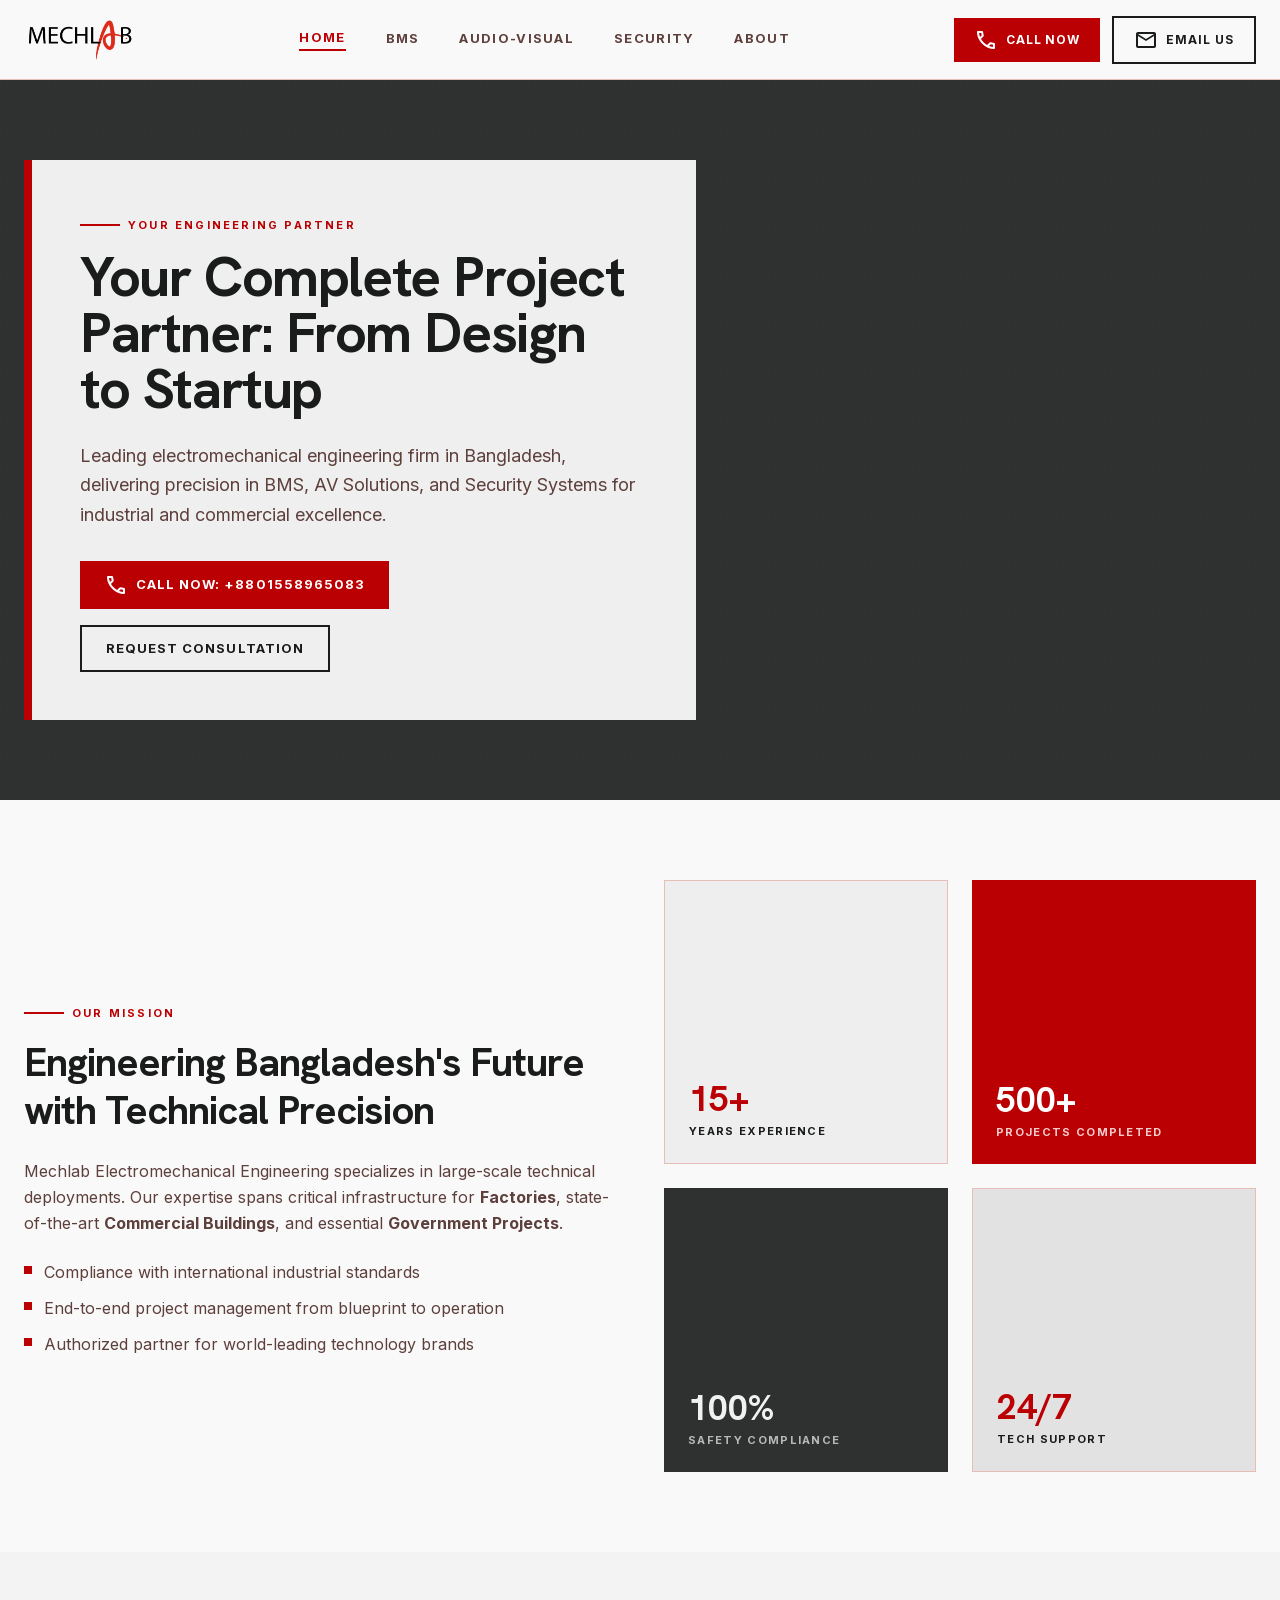
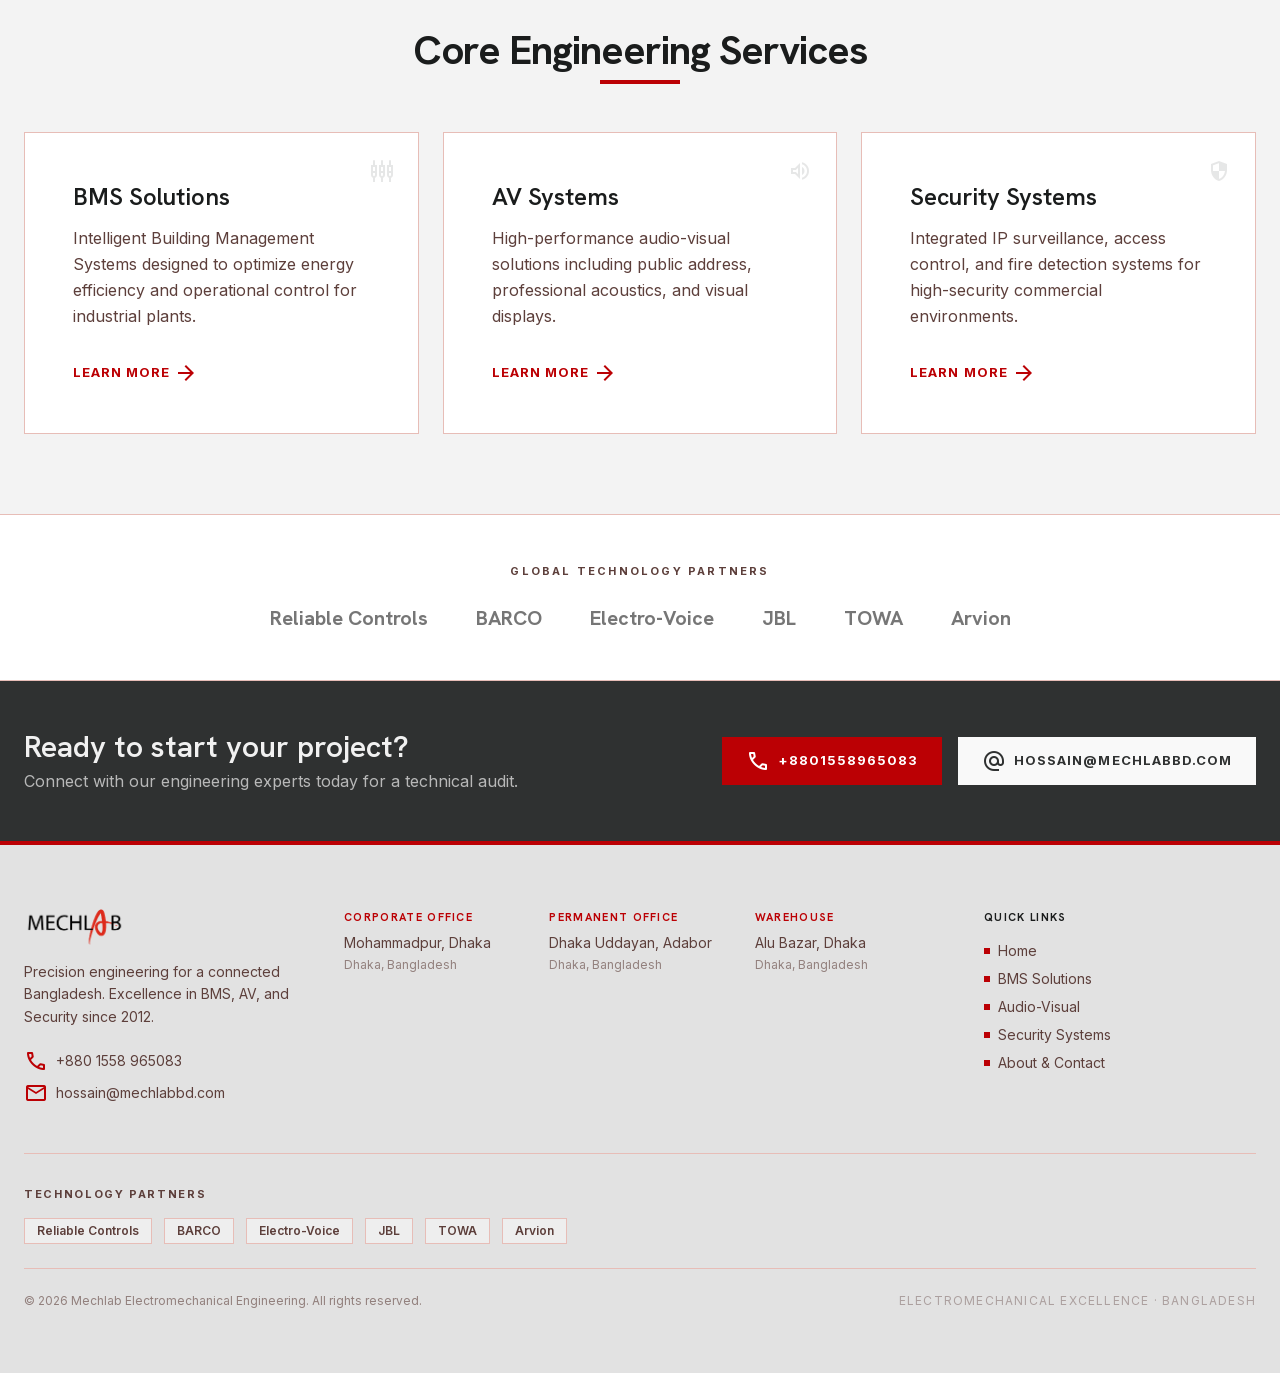
<file: index.html>
<!DOCTYPE html><html lang="en" class="__variable_cc0060 __variable_f367f3"><head><meta charSet="utf-8"/><meta name="viewport" content="width=device-width, initial-scale=1"/><link rel="preload" as="image" href="/Logo.png" fetchPriority="high"/><link rel="stylesheet" href="/_next/static/css/00933184ba4f6944.css" data-precedence="next"/><link rel="preload" as="script" fetchPriority="low" href="/_next/static/chunks/webpack-7ab8d7d1562cad4b.js"/><script src="/_next/static/chunks/fd9d1056-3eee857bde8f3b06.js" async=""></script><script src="/_next/static/chunks/117-52c04c3c425f7752.js" async=""></script><script src="/_next/static/chunks/main-app-5ecc855e1d70945c.js" async=""></script><script src="/_next/static/chunks/972-380f0c685af81116.js" async=""></script><script src="/_next/static/chunks/app/page-302e1de9fdd4956b.js" async=""></script><script src="/_next/static/chunks/844-70be492dfd88fde2.js" async=""></script><script src="/_next/static/chunks/app/layout-7e31e3b06a4ca4ec.js" async=""></script><link rel="preconnect" href="https://fonts.googleapis.com"/><link rel="preconnect" href="https://fonts.gstatic.com" crossorigin=""/><title>Mechlab | Electromechanical Engineering Partner Bangladesh</title><meta name="description" content="Expert electromechanical engineering services in Bangladesh. From design to startup, Mechlab is your complete project partner for BMS, AV, and Security systems."/><meta name="keywords" content="electromechanical engineering Bangladesh,BMS Bangladesh,Reliable Controls dealer Bangladesh,building automation Bangladesh,BARCO Bangladesh,HVAC integration Bangladesh,access control Bangladesh,UVSS Bangladesh,audio visual Bangladesh,Mechlab"/><link rel="canonical" href="https://mechlabbd.com/"/><meta property="og:title" content="Mechlab | Electromechanical Engineering Partner Bangladesh"/><meta property="og:description" content="Bangladesh&#x27;s premier electromechanical engineering firm. BMS, AV &amp; Security solutions — From Design to Startup."/><meta property="og:url" content="https://mechlabbd.com/"/><meta property="og:site_name" content="Mechlab Engineering"/><meta property="og:locale" content="en_BD"/><meta property="og:type" content="website"/><meta name="twitter:card" content="summary"/><meta name="twitter:title" content="Mechlab | Electromechanical Engineering Partner Bangladesh"/><meta name="twitter:description" content="Bangladesh&#x27;s premier electromechanical engineering firm. BMS, AV &amp; Security solutions — From Design to Startup."/><link rel="shortcut icon" href="/favicon.png"/><link rel="icon" href="/favicon.png"/><link href="https://fonts.googleapis.com/css2?family=Material+Symbols+Outlined:opsz,wght,FILL,GRAD@20..48,100..700,0..1,-50..200&amp;display=swap" rel="stylesheet"/><script src="/_next/static/chunks/polyfills-42372ed130431b0a.js" noModule=""></script></head><body class="bg-surface text-on-surface font-body antialiased"><header class="sticky top-0 z-50 w-full bg-surface border-b border-outline-var shadow-sm h-20"><div class="flex justify-between items-center h-full px-6 max-w-container mx-auto"><a class="flex items-center gap-3" href="/"><img alt="Mechlab" fetchPriority="high" width="120" height="38" decoding="async" data-nimg="1" class="h-10 w-auto" style="color:transparent" src="/Logo.png"/></a><nav class="hidden md:flex items-center gap-10"><a class="text-[13px] font-bold tracking-[0.1em] uppercase transition-colors pb-0.5 text-primary border-b-2 border-primary" href="/">Home</a><a class="text-[13px] font-bold tracking-[0.1em] uppercase transition-colors pb-0.5 text-on-surface-var hover:text-primary" href="/building-management/">BMS</a><a class="text-[13px] font-bold tracking-[0.1em] uppercase transition-colors pb-0.5 text-on-surface-var hover:text-primary" href="/audio-visual/">Audio-Visual</a><a class="text-[13px] font-bold tracking-[0.1em] uppercase transition-colors pb-0.5 text-on-surface-var hover:text-primary" href="/security-systems/">Security</a><a class="text-[13px] font-bold tracking-[0.1em] uppercase transition-colors pb-0.5 text-on-surface-var hover:text-primary" href="/about/">About</a></nav><div class="hidden sm:flex items-center gap-3"><a href="tel:+8801558965083" class="btn-primary text-[12px] py-2.5 px-5"><span class="material-symbols-outlined text-[16px]">phone</span>Call Now</a><a href="mailto:hossain@mechlabbd.com" class="btn-outline text-[12px] py-2.5 px-5"><span class="material-symbols-outlined text-[16px]">mail</span>Email Us</a></div><button class="md:hidden text-on-surface p-2" aria-label="Toggle menu"><span class="material-symbols-outlined text-[28px]">menu</span></button></div></header><main><section class="relative h-[80vh] flex items-center overflow-hidden bg-inverse-surface"><div class="absolute inset-0 grid-bg opacity-30"></div><div class="relative z-10 page-wrap w-full"><div class="max-w-2xl bg-surface/95 p-12 border-l-8 border-primary"><p class="section-tag">Your Engineering Partner</p><h1 class="font-heading text-4xl md:text-5xl lg:text-[56px] font-bold leading-[1.1] tracking-tight text-on-surface mb-6">Your Complete Project Partner: From Design to Startup</h1><p class="text-on-surface-var text-lg leading-relaxed mb-8">Leading electromechanical engineering firm in Bangladesh, delivering precision in BMS, AV Solutions, and Security Systems for industrial and commercial excellence.</p><div class="flex flex-wrap gap-4"><a href="tel:+8801558965083" class="btn-primary"><span class="material-symbols-outlined text-[16px]">call</span>Call Now: +8801558965083</a><a href="mailto:hossain@mechlabbd.com" class="btn-outline">Request Consultation</a></div></div></div></section><section class="py-20 bg-surface"><div class="page-wrap"><div class="grid grid-cols-1 md:grid-cols-2 gap-12 items-center"><div><p class="section-tag">Our Mission</p><h2 class="font-heading text-3xl md:text-[40px] font-bold leading-[1.2] tracking-tight text-on-surface mb-6">Engineering Bangladesh&#x27;s Future with Technical Precision</h2><p class="text-on-surface-var text-base leading-relaxed mb-6">Mechlab Electromechanical Engineering specializes in large-scale technical deployments. Our expertise spans critical infrastructure for<!-- --> <strong>Factories</strong>, state-of-the-art<!-- --> <strong>Commercial Buildings</strong>, and essential<!-- --> <strong>Government Projects</strong>.</p><ul class="space-y-3"><li class="flex items-start gap-3 text-on-surface-var"><span class="red-bullet mt-1.5 flex-shrink-0"></span>Compliance with international industrial standards</li><li class="flex items-start gap-3 text-on-surface-var"><span class="red-bullet mt-1.5 flex-shrink-0"></span>End-to-end project management from blueprint to operation</li><li class="flex items-start gap-3 text-on-surface-var"><span class="red-bullet mt-1.5 flex-shrink-0"></span>Authorized partner for world-leading technology brands</li></ul></div><div class="grid grid-cols-2 gap-6"><div class="aspect-square bg-surface-container border border-outline-var p-6 flex flex-col justify-end"><span class="text-primary font-heading text-4xl font-bold">15+</span><span class="text-[11px] font-bold tracking-[0.12em] uppercase mt-1">Years Experience</span></div><div class="aspect-square bg-primary p-6 flex flex-col justify-end text-white"><span class="font-heading text-4xl font-bold">500+</span><span class="text-[11px] font-bold tracking-[0.12em] uppercase mt-1 text-white/80">Projects Completed</span></div><div class="aspect-square bg-inverse-surface p-6 flex flex-col justify-end"><span class="font-heading text-4xl font-bold text-inverse-on-surface">100%</span><span class="text-[11px] font-bold tracking-[0.12em] uppercase mt-1 text-inverse-on-surface/70">Safety Compliance</span></div><div class="aspect-square bg-surface-highest border border-outline-var p-6 flex flex-col justify-end"><span class="text-primary font-heading text-4xl font-bold">24/7</span><span class="text-[11px] font-bold tracking-[0.12em] uppercase mt-1">Tech Support</span></div></div></div></div></section><section class="py-20 bg-surface-low"><div class="page-wrap"><div class="text-center mb-12"><h2 class="font-heading text-3xl md:text-[40px] font-bold tracking-tight text-on-surface">Core Engineering Services</h2><div class="w-20 h-1 bg-primary mx-auto mt-3"></div></div><div class="grid grid-cols-1 md:grid-cols-3 gap-6"><div class="group service-card p-12 relative overflow-hidden"><div class="absolute top-0 right-0 p-6 opacity-10 group-hover:opacity-20 transition-opacity pointer-events-none"><span class="material-symbols-outlined text-[80px]">settings_input_component</span></div><h3 class="font-heading text-2xl font-semibold mb-3">BMS Solutions</h3><p class="text-on-surface-var text-base leading-relaxed mb-8">Intelligent Building Management Systems designed to optimize energy efficiency and operational control for industrial plants.</p><a class="text-primary text-[13px] font-bold tracking-[0.08em] uppercase flex items-center gap-1 hover:gap-2 transition-all" href="/building-management/">Learn More<span class="material-symbols-outlined text-[18px]">arrow_forward</span></a></div><div class="group service-card p-12 relative overflow-hidden"><div class="absolute top-0 right-0 p-6 opacity-10 group-hover:opacity-20 transition-opacity pointer-events-none"><span class="material-symbols-outlined text-[80px]">volume_up</span></div><h3 class="font-heading text-2xl font-semibold mb-3">AV Systems</h3><p class="text-on-surface-var text-base leading-relaxed mb-8">High-performance audio-visual solutions including public address, professional acoustics, and visual displays.</p><a class="text-primary text-[13px] font-bold tracking-[0.08em] uppercase flex items-center gap-1 hover:gap-2 transition-all" href="/audio-visual/">Learn More<span class="material-symbols-outlined text-[18px]">arrow_forward</span></a></div><div class="group service-card p-12 relative overflow-hidden"><div class="absolute top-0 right-0 p-6 opacity-10 group-hover:opacity-20 transition-opacity pointer-events-none"><span class="material-symbols-outlined text-[80px]">security</span></div><h3 class="font-heading text-2xl font-semibold mb-3">Security Systems</h3><p class="text-on-surface-var text-base leading-relaxed mb-8">Integrated IP surveillance, access control, and fire detection systems for high-security commercial environments.</p><a class="text-primary text-[13px] font-bold tracking-[0.08em] uppercase flex items-center gap-1 hover:gap-2 transition-all" href="/security-systems/">Learn More<span class="material-symbols-outlined text-[18px]">arrow_forward</span></a></div></div></div></section><section class="py-12 border-y border-outline-var bg-surface-white"><div class="page-wrap"><p class="text-center text-[11px] font-bold tracking-[0.2em] uppercase text-on-surface-var mb-6">Global Technology Partners</p><div class="flex flex-wrap justify-center items-center gap-12 grayscale opacity-60 hover:grayscale-0 hover:opacity-100 transition-all duration-500"><span class="font-heading text-xl font-bold text-on-surface">Reliable Controls</span><span class="font-heading text-xl font-bold text-on-surface">BARCO</span><span class="font-heading text-xl font-bold text-on-surface">Electro-Voice</span><span class="font-heading text-xl font-bold text-on-surface">JBL</span><span class="font-heading text-xl font-bold text-on-surface">TOWA</span><span class="font-heading text-xl font-bold text-on-surface">Arvion</span></div></div></section><section class="bg-inverse-surface py-12"><div class="page-wrap flex flex-col md:flex-row justify-between items-center gap-6"><div class="text-center md:text-left"><h2 class="font-heading text-2xl md:text-3xl font-semibold text-inverse-on-surface">Ready to start your project?</h2><p class="text-inverse-on-surface/70 text-base mt-1">Connect with our engineering experts today for a technical audit.</p></div><div class="flex flex-wrap gap-4"><a href="tel:+8801558965083" class="btn-primary"><span class="material-symbols-outlined text-[16px]">call</span>+8801558965083</a><a href="mailto:hossain@mechlabbd.com" class="inline-flex items-center gap-2 bg-surface text-inverse-surface px-6 py-3 text-[13px] font-bold tracking-[0.08em] uppercase transition-all duration-150 hover:bg-surface-high"><span class="material-symbols-outlined text-[16px]">alternate_email</span>hossain@mechlabbd.com</a></div></div></section></main><footer class="bg-surface-highest border-t-4 border-primary w-full"><div class="page-wrap py-16"><div class="grid grid-cols-1 md:grid-cols-4 gap-12 mb-12"><div><img alt="Mechlab" loading="lazy" width="120" height="38" decoding="async" data-nimg="1" class="h-9 w-auto mb-4" style="color:transparent" src="/Logo.png"/><p class="text-on-surface-var text-sm leading-relaxed mb-5">Precision engineering for a connected Bangladesh. Excellence in BMS, AV, and Security since 2012.</p><div class="space-y-2"><a href="tel:+8801558965083" class="flex items-center gap-2 text-on-surface-var hover:text-primary text-sm transition-colors"><span class="material-symbols-outlined text-[16px] text-primary">phone</span>+880 1558 965083</a><a href="mailto:hossain@mechlabbd.com" class="flex items-center gap-2 text-on-surface-var hover:text-primary text-sm transition-colors"><span class="material-symbols-outlined text-[16px] text-primary">mail</span>hossain@mechlabbd.com</a></div></div><div class="md:col-span-2 grid grid-cols-1 sm:grid-cols-3 gap-6"><div><h4 class="text-[11px] font-bold tracking-[0.12em] uppercase text-primary mb-2">Corporate Office</h4><p class="text-on-surface-var text-sm">Mohammadpur, Dhaka</p><p class="text-on-surface-var/60 text-xs mt-1">Dhaka, Bangladesh</p></div><div><h4 class="text-[11px] font-bold tracking-[0.12em] uppercase text-primary mb-2">Permanent Office</h4><p class="text-on-surface-var text-sm">Dhaka Uddayan, Adabor</p><p class="text-on-surface-var/60 text-xs mt-1">Dhaka, Bangladesh</p></div><div><h4 class="text-[11px] font-bold tracking-[0.12em] uppercase text-primary mb-2">Warehouse</h4><p class="text-on-surface-var text-sm">Alu Bazar, Dhaka</p><p class="text-on-surface-var/60 text-xs mt-1">Dhaka, Bangladesh</p></div></div><div><h4 class="text-[11px] font-bold tracking-[0.12em] uppercase text-on-surface mb-4">Quick Links</h4><ul class="space-y-2"><li><a class="flex items-center gap-2 text-on-surface-var hover:text-primary text-sm transition-colors" href="/"><span class="w-1.5 h-1.5 bg-primary flex-shrink-0"></span>Home</a></li><li><a class="flex items-center gap-2 text-on-surface-var hover:text-primary text-sm transition-colors" href="/building-management/"><span class="w-1.5 h-1.5 bg-primary flex-shrink-0"></span>BMS Solutions</a></li><li><a class="flex items-center gap-2 text-on-surface-var hover:text-primary text-sm transition-colors" href="/audio-visual/"><span class="w-1.5 h-1.5 bg-primary flex-shrink-0"></span>Audio-Visual</a></li><li><a class="flex items-center gap-2 text-on-surface-var hover:text-primary text-sm transition-colors" href="/security-systems/"><span class="w-1.5 h-1.5 bg-primary flex-shrink-0"></span>Security Systems</a></li><li><a class="flex items-center gap-2 text-on-surface-var hover:text-primary text-sm transition-colors" href="/about/"><span class="w-1.5 h-1.5 bg-primary flex-shrink-0"></span>About &amp; Contact</a></li></ul></div></div><div class="border-t border-outline-var pt-8 mb-6"><p class="text-[11px] font-bold tracking-[0.15em] uppercase text-on-surface-var mb-4">Technology Partners</p><div class="flex flex-wrap gap-3"><span class="px-3 py-1 bg-surface-container border border-outline-var text-on-surface-var text-xs font-semibold">Reliable Controls</span><span class="px-3 py-1 bg-surface-container border border-outline-var text-on-surface-var text-xs font-semibold">BARCO</span><span class="px-3 py-1 bg-surface-container border border-outline-var text-on-surface-var text-xs font-semibold">Electro-Voice</span><span class="px-3 py-1 bg-surface-container border border-outline-var text-on-surface-var text-xs font-semibold">JBL</span><span class="px-3 py-1 bg-surface-container border border-outline-var text-on-surface-var text-xs font-semibold">TOWA</span><span class="px-3 py-1 bg-surface-container border border-outline-var text-on-surface-var text-xs font-semibold">Arvion</span></div></div><div class="border-t border-outline-var pt-6 flex flex-col sm:flex-row items-center justify-between gap-3"><p class="text-on-surface-var/60 text-xs">© <!-- -->2026<!-- --> Mechlab Electromechanical Engineering. All rights reserved.</p><p class="text-on-surface-var/40 text-xs tracking-wide uppercase">Electromechanical Excellence · Bangladesh</p></div></div></footer><script src="/_next/static/chunks/webpack-7ab8d7d1562cad4b.js" async=""></script><script>(self.__next_f=self.__next_f||[]).push([0]);self.__next_f.push([2,null])</script><script>self.__next_f.push([1,"1:HL[\"/_next/static/css/00933184ba4f6944.css\",\"style\"]\n"])</script><script>self.__next_f.push([1,"2:I[2846,[],\"\"]\n4:I[2972,[\"972\",\"static/chunks/972-380f0c685af81116.js\",\"931\",\"static/chunks/app/page-302e1de9fdd4956b.js\"],\"\"]\n5:I[4196,[\"972\",\"static/chunks/972-380f0c685af81116.js\",\"844\",\"static/chunks/844-70be492dfd88fde2.js\",\"185\",\"static/chunks/app/layout-7e31e3b06a4ca4ec.js\"],\"default\"]\n6:I[4707,[],\"\"]\n7:I[6423,[],\"\"]\n8:I[5878,[\"972\",\"static/chunks/972-380f0c685af81116.js\",\"844\",\"static/chunks/844-70be492dfd88fde2.js\",\"185\",\"static/chunks/app/layout-7e31e3b06a4ca4ec.js\"],\"Image\"]\na:I[1060,[],\"\"]\nb:[]\n"])</script><script>self.__next_f.push([1,"0:[\"$\",\"$L2\",null,{\"buildId\":\"CqYeRAuzGyCgP7gf85df0\",\"assetPrefix\":\"\",\"urlParts\":[\"\",\"\"],\"initialTree\":[\"\",{\"children\":[\"__PAGE__\",{}]},\"$undefined\",\"$undefined\",true],\"initialSeedData\":[\"\",{\"children\":[\"__PAGE__\",{},[[\"$L3\",[[\"$\",\"section\",null,{\"className\":\"relative h-[80vh] flex items-center overflow-hidden bg-inverse-surface\",\"children\":[[\"$\",\"div\",null,{\"className\":\"absolute inset-0 grid-bg opacity-30\"}],[\"$\",\"div\",null,{\"className\":\"relative z-10 page-wrap w-full\",\"children\":[\"$\",\"div\",null,{\"className\":\"max-w-2xl bg-surface/95 p-12 border-l-8 border-primary\",\"children\":[[\"$\",\"p\",null,{\"className\":\"section-tag\",\"children\":\"Your Engineering Partner\"}],[\"$\",\"h1\",null,{\"className\":\"font-heading text-4xl md:text-5xl lg:text-[56px] font-bold leading-[1.1] tracking-tight text-on-surface mb-6\",\"children\":\"Your Complete Project Partner: From Design to Startup\"}],[\"$\",\"p\",null,{\"className\":\"text-on-surface-var text-lg leading-relaxed mb-8\",\"children\":\"Leading electromechanical engineering firm in Bangladesh, delivering precision in BMS, AV Solutions, and Security Systems for industrial and commercial excellence.\"}],[\"$\",\"div\",null,{\"className\":\"flex flex-wrap gap-4\",\"children\":[[\"$\",\"a\",null,{\"href\":\"tel:+8801558965083\",\"className\":\"btn-primary\",\"children\":[[\"$\",\"span\",null,{\"className\":\"material-symbols-outlined text-[16px]\",\"children\":\"call\"}],\"Call Now: +8801558965083\"]}],[\"$\",\"a\",null,{\"href\":\"mailto:hossain@mechlabbd.com\",\"className\":\"btn-outline\",\"children\":\"Request Consultation\"}]]}]]}]}]]}],[\"$\",\"section\",null,{\"className\":\"py-20 bg-surface\",\"children\":[\"$\",\"div\",null,{\"className\":\"page-wrap\",\"children\":[\"$\",\"div\",null,{\"className\":\"grid grid-cols-1 md:grid-cols-2 gap-12 items-center\",\"children\":[[\"$\",\"div\",null,{\"children\":[[\"$\",\"p\",null,{\"className\":\"section-tag\",\"children\":\"Our Mission\"}],[\"$\",\"h2\",null,{\"className\":\"font-heading text-3xl md:text-[40px] font-bold leading-[1.2] tracking-tight text-on-surface mb-6\",\"children\":\"Engineering Bangladesh's Future with Technical Precision\"}],[\"$\",\"p\",null,{\"className\":\"text-on-surface-var text-base leading-relaxed mb-6\",\"children\":[\"Mechlab Electromechanical Engineering specializes in large-scale technical deployments. Our expertise spans critical infrastructure for\",\" \",[\"$\",\"strong\",null,{\"children\":\"Factories\"}],\", state-of-the-art\",\" \",[\"$\",\"strong\",null,{\"children\":\"Commercial Buildings\"}],\", and essential\",\" \",[\"$\",\"strong\",null,{\"children\":\"Government Projects\"}],\".\"]}],[\"$\",\"ul\",null,{\"className\":\"space-y-3\",\"children\":[[\"$\",\"li\",\"Compliance with international industrial standards\",{\"className\":\"flex items-start gap-3 text-on-surface-var\",\"children\":[[\"$\",\"span\",null,{\"className\":\"red-bullet mt-1.5 flex-shrink-0\"}],\"Compliance with international industrial standards\"]}],[\"$\",\"li\",\"End-to-end project management from blueprint to operation\",{\"className\":\"flex items-start gap-3 text-on-surface-var\",\"children\":[[\"$\",\"span\",null,{\"className\":\"red-bullet mt-1.5 flex-shrink-0\"}],\"End-to-end project management from blueprint to operation\"]}],[\"$\",\"li\",\"Authorized partner for world-leading technology brands\",{\"className\":\"flex items-start gap-3 text-on-surface-var\",\"children\":[[\"$\",\"span\",null,{\"className\":\"red-bullet mt-1.5 flex-shrink-0\"}],\"Authorized partner for world-leading technology brands\"]}]]}]]}],[\"$\",\"div\",null,{\"className\":\"grid grid-cols-2 gap-6\",\"children\":[[\"$\",\"div\",null,{\"className\":\"aspect-square bg-surface-container border border-outline-var p-6 flex flex-col justify-end\",\"children\":[[\"$\",\"span\",null,{\"className\":\"text-primary font-heading text-4xl font-bold\",\"children\":\"15+\"}],[\"$\",\"span\",null,{\"className\":\"text-[11px] font-bold tracking-[0.12em] uppercase mt-1\",\"children\":\"Years Experience\"}]]}],[\"$\",\"div\",null,{\"className\":\"aspect-square bg-primary p-6 flex flex-col justify-end text-white\",\"children\":[[\"$\",\"span\",null,{\"className\":\"font-heading text-4xl font-bold\",\"children\":\"500+\"}],[\"$\",\"span\",null,{\"className\":\"text-[11px] font-bold tracking-[0.12em] uppercase mt-1 text-white/80\",\"children\":\"Projects Completed\"}]]}],[\"$\",\"div\",null,{\"className\":\"aspect-square bg-inverse-surface p-6 flex flex-col justify-end\",\"children\":[[\"$\",\"span\",null,{\"className\":\"font-heading text-4xl font-bold text-inverse-on-surface\",\"children\":\"100%\"}],[\"$\",\"span\",null,{\"className\":\"text-[11px] font-bold tracking-[0.12em] uppercase mt-1 text-inverse-on-surface/70\",\"children\":\"Safety Compliance\"}]]}],[\"$\",\"div\",null,{\"className\":\"aspect-square bg-surface-highest border border-outline-var p-6 flex flex-col justify-end\",\"children\":[[\"$\",\"span\",null,{\"className\":\"text-primary font-heading text-4xl font-bold\",\"children\":\"24/7\"}],[\"$\",\"span\",null,{\"className\":\"text-[11px] font-bold tracking-[0.12em] uppercase mt-1\",\"children\":\"Tech Support\"}]]}]]}]]}]}]}],[\"$\",\"section\",null,{\"className\":\"py-20 bg-surface-low\",\"children\":[\"$\",\"div\",null,{\"className\":\"page-wrap\",\"children\":[[\"$\",\"div\",null,{\"className\":\"text-center mb-12\",\"children\":[[\"$\",\"h2\",null,{\"className\":\"font-heading text-3xl md:text-[40px] font-bold tracking-tight text-on-surface\",\"children\":\"Core Engineering Services\"}],[\"$\",\"div\",null,{\"className\":\"w-20 h-1 bg-primary mx-auto mt-3\"}]]}],[\"$\",\"div\",null,{\"className\":\"grid grid-cols-1 md:grid-cols-3 gap-6\",\"children\":[[\"$\",\"div\",\"/building-management\",{\"className\":\"group service-card p-12 relative overflow-hidden\",\"children\":[[\"$\",\"div\",null,{\"className\":\"absolute top-0 right-0 p-6 opacity-10 group-hover:opacity-20 transition-opacity pointer-events-none\",\"children\":[\"$\",\"span\",null,{\"className\":\"material-symbols-outlined text-[80px]\",\"children\":\"settings_input_component\"}]}],[\"$\",\"h3\",null,{\"className\":\"font-heading text-2xl font-semibold mb-3\",\"children\":\"BMS Solutions\"}],[\"$\",\"p\",null,{\"className\":\"text-on-surface-var text-base leading-relaxed mb-8\",\"children\":\"Intelligent Building Management Systems designed to optimize energy efficiency and operational control for industrial plants.\"}],[\"$\",\"$L4\",null,{\"href\":\"/building-management\",\"className\":\"text-primary text-[13px] font-bold tracking-[0.08em] uppercase flex items-center gap-1 hover:gap-2 transition-all\",\"children\":[\"Learn More\",[\"$\",\"span\",null,{\"className\":\"material-symbols-outlined text-[18px]\",\"children\":\"arrow_forward\"}]]}]]}],[\"$\",\"div\",\"/audio-visual\",{\"className\":\"group service-card p-12 relative overflow-hidden\",\"children\":[[\"$\",\"div\",null,{\"className\":\"absolute top-0 right-0 p-6 opacity-10 group-hover:opacity-20 transition-opacity pointer-events-none\",\"children\":[\"$\",\"span\",null,{\"className\":\"material-symbols-outlined text-[80px]\",\"children\":\"volume_up\"}]}],[\"$\",\"h3\",null,{\"className\":\"font-heading text-2xl font-semibold mb-3\",\"children\":\"AV Systems\"}],[\"$\",\"p\",null,{\"className\":\"text-on-surface-var text-base leading-relaxed mb-8\",\"children\":\"High-performance audio-visual solutions including public address, professional acoustics, and visual displays.\"}],[\"$\",\"$L4\",null,{\"href\":\"/audio-visual\",\"className\":\"text-primary text-[13px] font-bold tracking-[0.08em] uppercase flex items-center gap-1 hover:gap-2 transition-all\",\"children\":[\"Learn More\",[\"$\",\"span\",null,{\"className\":\"material-symbols-outlined text-[18px]\",\"children\":\"arrow_forward\"}]]}]]}],[\"$\",\"div\",\"/security-systems\",{\"className\":\"group service-card p-12 relative overflow-hidden\",\"children\":[[\"$\",\"div\",null,{\"className\":\"absolute top-0 right-0 p-6 opacity-10 group-hover:opacity-20 transition-opacity pointer-events-none\",\"children\":[\"$\",\"span\",null,{\"className\":\"material-symbols-outlined text-[80px]\",\"children\":\"security\"}]}],[\"$\",\"h3\",null,{\"className\":\"font-heading text-2xl font-semibold mb-3\",\"children\":\"Security Systems\"}],[\"$\",\"p\",null,{\"className\":\"text-on-surface-var text-base leading-relaxed mb-8\",\"children\":\"Integrated IP surveillance, access control, and fire detection systems for high-security commercial environments.\"}],[\"$\",\"$L4\",null,{\"href\":\"/security-systems\",\"className\":\"text-primary text-[13px] font-bold tracking-[0.08em] uppercase flex items-center gap-1 hover:gap-2 transition-all\",\"children\":[\"Learn More\",[\"$\",\"span\",null,{\"className\":\"material-symbols-outlined text-[18px]\",\"children\":\"arrow_forward\"}]]}]]}]]}]]}]}],[\"$\",\"section\",null,{\"className\":\"py-12 border-y border-outline-var bg-surface-white\",\"children\":[\"$\",\"div\",null,{\"className\":\"page-wrap\",\"children\":[[\"$\",\"p\",null,{\"className\":\"text-center text-[11px] font-bold tracking-[0.2em] uppercase text-on-surface-var mb-6\",\"children\":\"Global Technology Partners\"}],[\"$\",\"div\",null,{\"className\":\"flex flex-wrap justify-center items-center gap-12 grayscale opacity-60 hover:grayscale-0 hover:opacity-100 transition-all duration-500\",\"children\":[[\"$\",\"span\",\"Reliable Controls\",{\"className\":\"font-heading text-xl font-bold text-on-surface\",\"children\":\"Reliable Controls\"}],[\"$\",\"span\",\"BARCO\",{\"className\":\"font-heading text-xl font-bold text-on-surface\",\"children\":\"BARCO\"}],[\"$\",\"span\",\"Electro-Voice\",{\"className\":\"font-heading text-xl font-bold text-on-surface\",\"children\":\"Electro-Voice\"}],[\"$\",\"span\",\"JBL\",{\"className\":\"font-heading text-xl font-bold text-on-surface\",\"children\":\"JBL\"}],[\"$\",\"span\",\"TOWA\",{\"className\":\"font-heading text-xl font-bold text-on-surface\",\"children\":\"TOWA\"}],[\"$\",\"span\",\"Arvion\",{\"className\":\"font-heading text-xl font-bold text-on-surface\",\"children\":\"Arvion\"}]]}]]}]}],[\"$\",\"section\",null,{\"className\":\"bg-inverse-surface py-12\",\"children\":[\"$\",\"div\",null,{\"className\":\"page-wrap flex flex-col md:flex-row justify-between items-center gap-6\",\"children\":[[\"$\",\"div\",null,{\"className\":\"text-center md:text-left\",\"children\":[[\"$\",\"h2\",null,{\"className\":\"font-heading text-2xl md:text-3xl font-semibold text-inverse-on-surface\",\"children\":\"Ready to start your project?\"}],[\"$\",\"p\",null,{\"className\":\"text-inverse-on-surface/70 text-base mt-1\",\"children\":\"Connect with our engineering experts today for a technical audit.\"}]]}],[\"$\",\"div\",null,{\"className\":\"flex flex-wrap gap-4\",\"children\":[[\"$\",\"a\",null,{\"href\":\"tel:+8801558965083\",\"className\":\"btn-primary\",\"children\":[[\"$\",\"span\",null,{\"className\":\"material-symbols-outlined text-[16px]\",\"children\":\"call\"}],\"+8801558965083\"]}],[\"$\",\"a\",null,{\"href\":\"mailto:hossain@mechlabbd.com\",\"className\":\"inline-flex items-center gap-2 bg-surface text-inverse-surface px-6 py-3 text-[13px] font-bold tracking-[0.08em] uppercase transition-all duration-150 hover:bg-surface-high\",\"children\":[[\"$\",\"span\",null,{\"className\":\"material-symbols-outlined text-[16px]\",\"children\":\"alternate_email\"}],\"hossain@mechlabbd.com\"]}]]}]]}]}]],null],null],null]},[[[[\"$\",\"link\",\"0\",{\"rel\":\"stylesheet\",\"href\":\"/_next/static/css/00933184ba4f6944.css\",\"precedence\":\"next\",\"crossOrigin\":\"$undefined\"}]],[\"$\",\"html\",null,{\"lang\":\"en\",\"className\":\"__variable_cc0060 __variable_f367f3\",\"children\":[[\"$\",\"head\",null,{\"children\":[[\"$\",\"link\",null,{\"rel\":\"preconnect\",\"href\":\"https://fonts.googleapis.com\"}],[\"$\",\"link\",null,{\"rel\":\"preconnect\",\"href\":\"https://fonts.gstatic.com\",\"crossOrigin\":\"\"}],[\"$\",\"link\",null,{\"href\":\"https://fonts.googleapis.com/css2?family=Material+Symbols+Outlined:opsz,wght,FILL,GRAD@20..48,100..700,0..1,-50..200\u0026display=swap\",\"rel\":\"stylesheet\"}]]}],[\"$\",\"body\",null,{\"className\":\"bg-surface text-on-surface font-body antialiased\",\"children\":[[\"$\",\"$L5\",null,{}],[\"$\",\"main\",null,{\"children\":[\"$\",\"$L6\",null,{\"parallelRouterKey\":\"children\",\"segmentPath\":[\"children\"],\"error\":\"$undefined\",\"errorStyles\":\"$undefined\",\"errorScripts\":\"$undefined\",\"template\":[\"$\",\"$L7\",null,{}],\"templateStyles\":\"$undefined\",\"templateScripts\":\"$undefined\",\"notFound\":[[\"$\",\"title\",null,{\"children\":\"404: This page could not be found.\"}],[\"$\",\"div\",null,{\"style\":{\"fontFamily\":\"system-ui,\\\"Segoe UI\\\",Roboto,Helvetica,Arial,sans-serif,\\\"Apple Color Emoji\\\",\\\"Segoe UI Emoji\\\"\",\"height\":\"100vh\",\"textAlign\":\"center\",\"display\":\"flex\",\"flexDirection\":\"column\",\"alignItems\":\"center\",\"justifyContent\":\"center\"},\"children\":[\"$\",\"div\",null,{\"children\":[[\"$\",\"style\",null,{\"dangerouslySetInnerHTML\":{\"__html\":\"body{color:#000;background:#fff;margin:0}.next-error-h1{border-right:1px solid rgba(0,0,0,.3)}@media (prefers-color-scheme:dark){body{color:#fff;background:#000}.next-error-h1{border-right:1px solid rgba(255,255,255,.3)}}\"}}],[\"$\",\"h1\",null,{\"className\":\"next-error-h1\",\"style\":{\"display\":\"inline-block\",\"margin\":\"0 20px 0 0\",\"padding\":\"0 23px 0 0\",\"fontSize\":24,\"fontWeight\":500,\"verticalAlign\":\"top\",\"lineHeight\":\"49px\"},\"children\":\"404\"}],[\"$\",\"div\",null,{\"style\":{\"display\":\"inline-block\"},\"children\":[\"$\",\"h2\",null,{\"style\":{\"fontSize\":14,\"fontWeight\":400,\"lineHeight\":\"49px\",\"margin\":0},\"children\":\"This page could not be found.\"}]}]]}]}]],\"notFoundStyles\":[]}]}],[\"$\",\"footer\",null,{\"className\":\"bg-surface-highest border-t-4 border-primary w-full\",\"children\":[\"$\",\"div\",null,{\"className\":\"page-wrap py-16\",\"children\":[[\"$\",\"div\",null,{\"className\":\"grid grid-cols-1 md:grid-cols-4 gap-12 mb-12\",\"children\":[[\"$\",\"div\",null,{\"children\":[[\"$\",\"$L8\",null,{\"src\":\"/Logo.png\",\"alt\":\"Mechlab\",\"width\":120,\"height\":38,\"className\":\"h-9 w-auto mb-4\"}],[\"$\",\"p\",null,{\"className\":\"text-on-surface-var text-sm leading-relaxed mb-5\",\"children\":\"Precision engineering for a connected Bangladesh. Excellence in BMS, AV, and Security since 2012.\"}],[\"$\",\"div\",null,{\"className\":\"space-y-2\",\"children\":[[\"$\",\"a\",null,{\"href\":\"tel:+8801558965083\",\"className\":\"flex items-center gap-2 text-on-surface-var hover:text-primary text-sm transition-colors\",\"children\":[[\"$\",\"span\",null,{\"className\":\"material-symbols-outlined text-[16px] text-primary\",\"children\":\"phone\"}],\"+880 1558 965083\"]}],[\"$\",\"a\",null,{\"href\":\"mailto:hossain@mechlabbd.com\",\"className\":\"flex items-center gap-2 text-on-surface-var hover:text-primary text-sm transition-colors\",\"children\":[[\"$\",\"span\",null,{\"className\":\"material-symbols-outlined text-[16px] text-primary\",\"children\":\"mail\"}],\"hossain@mechlabbd.com\"]}]]}]]}],[\"$\",\"div\",null,{\"className\":\"md:col-span-2 grid grid-cols-1 sm:grid-cols-3 gap-6\",\"children\":[[\"$\",\"div\",\"Corporate Office\",{\"children\":[[\"$\",\"h4\",null,{\"className\":\"text-[11px] font-bold tracking-[0.12em] uppercase text-primary mb-2\",\"children\":\"Corporate Office\"}],[\"$\",\"p\",null,{\"className\":\"text-on-surface-var text-sm\",\"children\":\"Mohammadpur, Dhaka\"}],[\"$\",\"p\",null,{\"className\":\"text-on-surface-var/60 text-xs mt-1\",\"children\":\"Dhaka, Bangladesh\"}]]}],[\"$\",\"div\",\"Permanent Office\",{\"children\":[[\"$\",\"h4\",null,{\"className\":\"text-[11px] font-bold tracking-[0.12em] uppercase text-primary mb-2\",\"children\":\"Permanent Office\"}],[\"$\",\"p\",null,{\"className\":\"text-on-surface-var text-sm\",\"children\":\"Dhaka Uddayan, Adabor\"}],[\"$\",\"p\",null,{\"className\":\"text-on-surface-var/60 text-xs mt-1\",\"children\":\"Dhaka, Bangladesh\"}]]}],[\"$\",\"div\",\"Warehouse\",{\"children\":[[\"$\",\"h4\",null,{\"className\":\"text-[11px] font-bold tracking-[0.12em] uppercase text-primary mb-2\",\"children\":\"Warehouse\"}],[\"$\",\"p\",null,{\"className\":\"text-on-surface-var text-sm\",\"children\":\"Alu Bazar, Dhaka\"}],[\"$\",\"p\",null,{\"className\":\"text-on-surface-var/60 text-xs mt-1\",\"children\":\"Dhaka, Bangladesh\"}]]}]]}],[\"$\",\"div\",null,{\"children\":[[\"$\",\"h4\",null,{\"className\":\"text-[11px] font-bold tracking-[0.12em] uppercase text-on-surface mb-4\",\"children\":\"Quick Links\"}],[\"$\",\"ul\",null,{\"className\":\"space-y-2\",\"children\":[[\"$\",\"li\",\"/\",{\"children\":[\"$\",\"$L4\",null,{\"href\":\"/\",\"className\":\"flex items-center gap-2 text-on-surface-var hover:text-primary text-sm transition-colors\",\"children\":[[\"$\",\"span\",null,{\"className\":\"w-1.5 h-1.5 bg-primary flex-shrink-0\"}],\"Home\"]}]}],[\"$\",\"li\",\"/building-management\",{\"children\":[\"$\",\"$L4\",null,{\"href\":\"/building-management\",\"className\":\"flex items-center gap-2 text-on-surface-var hover:text-primary text-sm transition-colors\",\"children\":[[\"$\",\"span\",null,{\"className\":\"w-1.5 h-1.5 bg-primary flex-shrink-0\"}],\"BMS Solutions\"]}]}],[\"$\",\"li\",\"/audio-visual\",{\"children\":[\"$\",\"$L4\",null,{\"href\":\"/audio-visual\",\"className\":\"flex items-center gap-2 text-on-surface-var hover:text-primary text-sm transition-colors\",\"children\":[[\"$\",\"span\",null,{\"className\":\"w-1.5 h-1.5 bg-primary flex-shrink-0\"}],\"Audio-Visual\"]}]}],[\"$\",\"li\",\"/security-systems\",{\"children\":[\"$\",\"$L4\",null,{\"href\":\"/security-systems\",\"className\":\"flex items-center gap-2 text-on-surface-var hover:text-primary text-sm transition-colors\",\"children\":[[\"$\",\"span\",null,{\"className\":\"w-1.5 h-1.5 bg-primary flex-shrink-0\"}],\"Security Systems\"]}]}],[\"$\",\"li\",\"/about\",{\"children\":[\"$\",\"$L4\",null,{\"href\":\"/about\",\"className\":\"flex items-center gap-2 text-on-surface-var hover:text-primary text-sm transition-colors\",\"children\":[[\"$\",\"span\",null,{\"className\":\"w-1.5 h-1.5 bg-primary flex-shrink-0\"}],\"About \u0026 Contact\"]}]}]]}]]}]]}],[\"$\",\"div\",null,{\"className\":\"border-t border-outline-var pt-8 mb-6\",\"children\":[[\"$\",\"p\",null,{\"className\":\"text-[11px] font-bold tracking-[0.15em] uppercase text-on-surface-var mb-4\",\"children\":\"Technology Partners\"}],[\"$\",\"div\",null,{\"className\":\"flex flex-wrap gap-3\",\"children\":[[\"$\",\"span\",\"Reliable Controls\",{\"className\":\"px-3 py-1 bg-surface-container border border-outline-var text-on-surface-var text-xs font-semibold\",\"children\":\"Reliable Controls\"}],[\"$\",\"span\",\"BARCO\",{\"className\":\"px-3 py-1 bg-surface-container border border-outline-var text-on-surface-var text-xs font-semibold\",\"children\":\"BARCO\"}],[\"$\",\"span\",\"Electro-Voice\",{\"className\":\"px-3 py-1 bg-surface-container border border-outline-var text-on-surface-var text-xs font-semibold\",\"children\":\"Electro-Voice\"}],[\"$\",\"span\",\"JBL\",{\"className\":\"px-3 py-1 bg-surface-container border border-outline-var text-on-surface-var text-xs font-semibold\",\"children\":\"JBL\"}],[\"$\",\"span\",\"TOWA\",{\"className\":\"px-3 py-1 bg-surface-container border border-outline-var text-on-surface-var text-xs font-semibold\",\"children\":\"TOWA\"}],[\"$\",\"span\",\"Arvion\",{\"className\":\"px-3 py-1 bg-surface-container border border-outline-var text-on-surface-var text-xs font-semibold\",\"children\":\"Arvion\"}]]}]]}],[\"$\",\"div\",null,{\"className\":\"border-t border-outline-var pt-6 flex flex-col sm:flex-row items-center justify-between gap-3\",\"children\":[[\"$\",\"p\",null,{\"className\":\"text-on-surface-var/60 text-xs\",\"children\":[\"© \",2026,\" Mechlab Electromechanical Engineering. All rights reserved.\"]}],[\"$\",\"p\",null,{\"className\":\"text-on-surface-var/40 text-xs tracking-wide uppercase\",\"children\":\"Electromechanical Excellence · Bangladesh\"}]]}]]}]}]]}]]}]],null],null],\"couldBeIntercepted\":false,\"initialHead\":[null,\"$L9\"],\"globalErrorComponent\":\"$a\",\"missingSlots\":\"$Wb\"}]\n"])</script><script>self.__next_f.push([1,"9:[[\"$\",\"meta\",\"0\",{\"name\":\"viewport\",\"content\":\"width=device-width, initial-scale=1\"}],[\"$\",\"meta\",\"1\",{\"charSet\":\"utf-8\"}],[\"$\",\"title\",\"2\",{\"children\":\"Mechlab | Electromechanical Engineering Partner Bangladesh\"}],[\"$\",\"meta\",\"3\",{\"name\":\"description\",\"content\":\"Expert electromechanical engineering services in Bangladesh. From design to startup, Mechlab is your complete project partner for BMS, AV, and Security systems.\"}],[\"$\",\"meta\",\"4\",{\"name\":\"keywords\",\"content\":\"electromechanical engineering Bangladesh,BMS Bangladesh,Reliable Controls dealer Bangladesh,building automation Bangladesh,BARCO Bangladesh,HVAC integration Bangladesh,access control Bangladesh,UVSS Bangladesh,audio visual Bangladesh,Mechlab\"}],[\"$\",\"link\",\"5\",{\"rel\":\"canonical\",\"href\":\"https://mechlabbd.com/\"}],[\"$\",\"meta\",\"6\",{\"property\":\"og:title\",\"content\":\"Mechlab | Electromechanical Engineering Partner Bangladesh\"}],[\"$\",\"meta\",\"7\",{\"property\":\"og:description\",\"content\":\"Bangladesh's premier electromechanical engineering firm. BMS, AV \u0026 Security solutions — From Design to Startup.\"}],[\"$\",\"meta\",\"8\",{\"property\":\"og:url\",\"content\":\"https://mechlabbd.com/\"}],[\"$\",\"meta\",\"9\",{\"property\":\"og:site_name\",\"content\":\"Mechlab Engineering\"}],[\"$\",\"meta\",\"10\",{\"property\":\"og:locale\",\"content\":\"en_BD\"}],[\"$\",\"meta\",\"11\",{\"property\":\"og:type\",\"content\":\"website\"}],[\"$\",\"meta\",\"12\",{\"name\":\"twitter:card\",\"content\":\"summary\"}],[\"$\",\"meta\",\"13\",{\"name\":\"twitter:title\",\"content\":\"Mechlab | Electromechanical Engineering Partner Bangladesh\"}],[\"$\",\"meta\",\"14\",{\"name\":\"twitter:description\",\"content\":\"Bangladesh's premier electromechanical engineering firm. BMS, AV \u0026 Security solutions — From Design to Startup.\"}],[\"$\",\"link\",\"15\",{\"rel\":\"shortcut icon\",\"href\":\"/favicon.png\"}],[\"$\",\"link\",\"16\",{\"rel\":\"icon\",\"href\":\"/favicon.png\"}]]\n3:null\n"])</script></body></html>
</file>
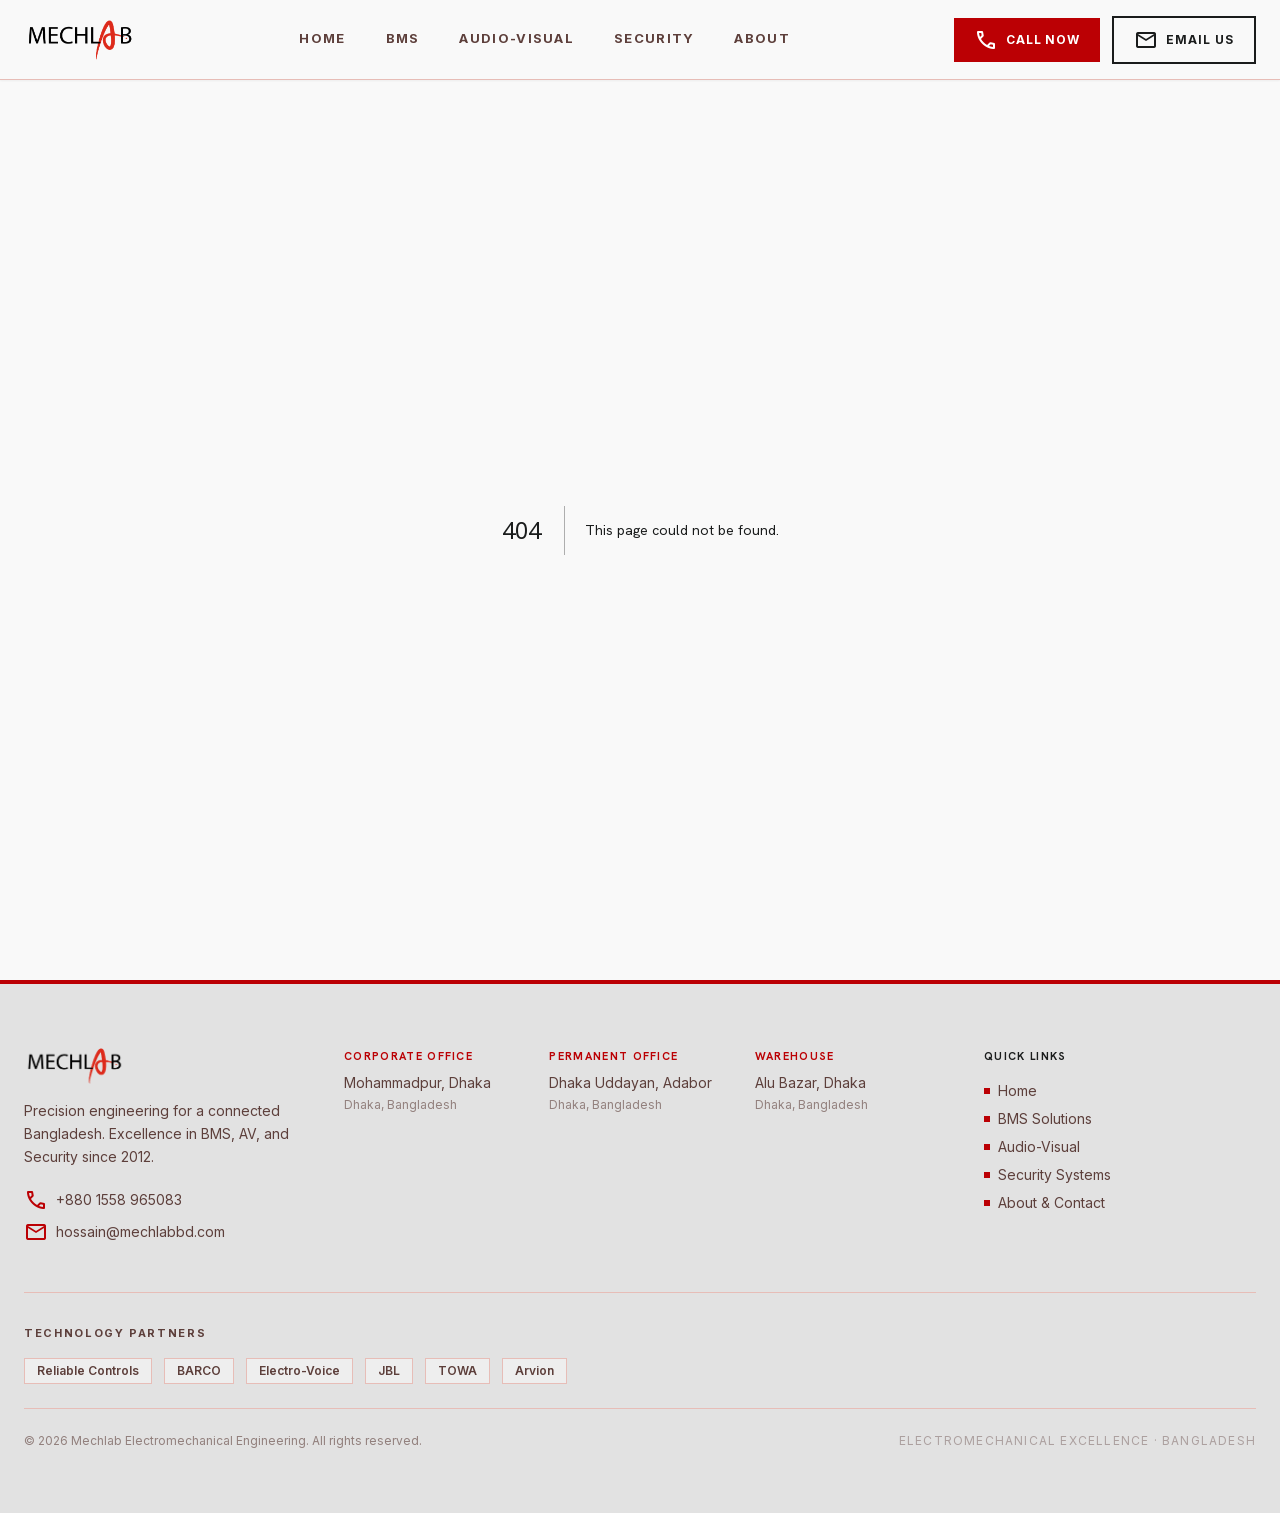
<file: 404/index.html>
<!DOCTYPE html><html lang="en" class="__variable_cc0060 __variable_f367f3"><head><meta charSet="utf-8"/><meta name="viewport" content="width=device-width, initial-scale=1"/><link rel="preload" as="image" href="/Logo.png" fetchPriority="high"/><link rel="stylesheet" href="/_next/static/css/00933184ba4f6944.css" data-precedence="next"/><link rel="preload" as="script" fetchPriority="low" href="/_next/static/chunks/webpack-7ab8d7d1562cad4b.js"/><script src="/_next/static/chunks/fd9d1056-3eee857bde8f3b06.js" async=""></script><script src="/_next/static/chunks/117-52c04c3c425f7752.js" async=""></script><script src="/_next/static/chunks/main-app-5ecc855e1d70945c.js" async=""></script><script src="/_next/static/chunks/972-380f0c685af81116.js" async=""></script><script src="/_next/static/chunks/844-70be492dfd88fde2.js" async=""></script><script src="/_next/static/chunks/app/layout-7e31e3b06a4ca4ec.js" async=""></script><script src="/_next/static/chunks/app/page-302e1de9fdd4956b.js" async=""></script><meta name="robots" content="noindex"/><link rel="preconnect" href="https://fonts.googleapis.com"/><link rel="preconnect" href="https://fonts.gstatic.com" crossorigin=""/><title>404: This page could not be found.</title><title>Mechlab | Electromechanical Engineering Partner Bangladesh</title><meta name="description" content="Mechlab is Bangladesh&#x27;s premier electromechanical engineering firm — Authorized Reliable Controls Dealer, BARCO AV systems, and Arvion Security solutions. Serving factories, commercial buildings &amp; government projects since 2012."/><meta name="keywords" content="electromechanical engineering Bangladesh,BMS Bangladesh,Reliable Controls dealer Bangladesh,building automation Bangladesh,BARCO Bangladesh,HVAC integration Bangladesh,access control Bangladesh,UVSS Bangladesh,audio visual Bangladesh,Mechlab"/><link rel="canonical" href="https://mechlabbd.com/"/><meta property="og:title" content="Mechlab | Electromechanical Engineering Partner Bangladesh"/><meta property="og:description" content="Bangladesh&#x27;s premier electromechanical engineering firm. BMS, AV &amp; Security solutions — From Design to Startup."/><meta property="og:url" content="https://mechlabbd.com/"/><meta property="og:site_name" content="Mechlab Engineering"/><meta property="og:locale" content="en_BD"/><meta property="og:type" content="website"/><meta name="twitter:card" content="summary"/><meta name="twitter:title" content="Mechlab | Electromechanical Engineering Partner Bangladesh"/><meta name="twitter:description" content="Bangladesh&#x27;s premier electromechanical engineering firm. BMS, AV &amp; Security solutions — From Design to Startup."/><link rel="shortcut icon" href="/favicon.png"/><link rel="icon" href="/favicon.png"/><link href="https://fonts.googleapis.com/css2?family=Material+Symbols+Outlined:opsz,wght,FILL,GRAD@20..48,100..700,0..1,-50..200&amp;display=swap" rel="stylesheet"/><script src="/_next/static/chunks/polyfills-42372ed130431b0a.js" noModule=""></script></head><body class="bg-surface text-on-surface font-body antialiased"><header class="sticky top-0 z-50 w-full bg-surface border-b border-outline-var shadow-sm h-20"><div class="flex justify-between items-center h-full px-6 max-w-container mx-auto"><a class="flex items-center gap-3" href="/"><img alt="Mechlab" fetchPriority="high" width="120" height="38" decoding="async" data-nimg="1" class="h-10 w-auto" style="color:transparent" src="/Logo.png"/></a><nav class="hidden md:flex items-center gap-10"><a class="text-[13px] font-bold tracking-[0.1em] uppercase transition-colors pb-0.5 text-on-surface-var hover:text-primary" href="/">Home</a><a class="text-[13px] font-bold tracking-[0.1em] uppercase transition-colors pb-0.5 text-on-surface-var hover:text-primary" href="/building-management/">BMS</a><a class="text-[13px] font-bold tracking-[0.1em] uppercase transition-colors pb-0.5 text-on-surface-var hover:text-primary" href="/audio-visual/">Audio-Visual</a><a class="text-[13px] font-bold tracking-[0.1em] uppercase transition-colors pb-0.5 text-on-surface-var hover:text-primary" href="/security-systems/">Security</a><a class="text-[13px] font-bold tracking-[0.1em] uppercase transition-colors pb-0.5 text-on-surface-var hover:text-primary" href="/about/">About</a></nav><div class="hidden sm:flex items-center gap-3"><a href="tel:+8801558965083" class="btn-primary text-[12px] py-2.5 px-5"><span class="material-symbols-outlined text-[16px]">phone</span>Call Now</a><a href="mailto:hossain@mechlabbd.com" class="btn-outline text-[12px] py-2.5 px-5"><span class="material-symbols-outlined text-[16px]">mail</span>Email Us</a></div><button class="md:hidden text-on-surface p-2" aria-label="Toggle menu"><span class="material-symbols-outlined text-[28px]">menu</span></button></div></header><main><div style="font-family:system-ui,&quot;Segoe UI&quot;,Roboto,Helvetica,Arial,sans-serif,&quot;Apple Color Emoji&quot;,&quot;Segoe UI Emoji&quot;;height:100vh;text-align:center;display:flex;flex-direction:column;align-items:center;justify-content:center"><div><style>body{color:#000;background:#fff;margin:0}.next-error-h1{border-right:1px solid rgba(0,0,0,.3)}@media (prefers-color-scheme:dark){body{color:#fff;background:#000}.next-error-h1{border-right:1px solid rgba(255,255,255,.3)}}</style><h1 class="next-error-h1" style="display:inline-block;margin:0 20px 0 0;padding:0 23px 0 0;font-size:24px;font-weight:500;vertical-align:top;line-height:49px">404</h1><div style="display:inline-block"><h2 style="font-size:14px;font-weight:400;line-height:49px;margin:0">This page could not be found.</h2></div></div></div></main><footer class="bg-surface-highest border-t-4 border-primary w-full"><div class="page-wrap py-16"><div class="grid grid-cols-1 md:grid-cols-4 gap-12 mb-12"><div><img alt="Mechlab" loading="lazy" width="120" height="38" decoding="async" data-nimg="1" class="h-9 w-auto mb-4" style="color:transparent" src="/Logo.png"/><p class="text-on-surface-var text-sm leading-relaxed mb-5">Precision engineering for a connected Bangladesh. Excellence in BMS, AV, and Security since 2012.</p><div class="space-y-2"><a href="tel:+8801558965083" class="flex items-center gap-2 text-on-surface-var hover:text-primary text-sm transition-colors"><span class="material-symbols-outlined text-[16px] text-primary">phone</span>+880 1558 965083</a><a href="mailto:hossain@mechlabbd.com" class="flex items-center gap-2 text-on-surface-var hover:text-primary text-sm transition-colors"><span class="material-symbols-outlined text-[16px] text-primary">mail</span>hossain@mechlabbd.com</a></div></div><div class="md:col-span-2 grid grid-cols-1 sm:grid-cols-3 gap-6"><div><h4 class="text-[11px] font-bold tracking-[0.12em] uppercase text-primary mb-2">Corporate Office</h4><p class="text-on-surface-var text-sm">Mohammadpur, Dhaka</p><p class="text-on-surface-var/60 text-xs mt-1">Dhaka, Bangladesh</p></div><div><h4 class="text-[11px] font-bold tracking-[0.12em] uppercase text-primary mb-2">Permanent Office</h4><p class="text-on-surface-var text-sm">Dhaka Uddayan, Adabor</p><p class="text-on-surface-var/60 text-xs mt-1">Dhaka, Bangladesh</p></div><div><h4 class="text-[11px] font-bold tracking-[0.12em] uppercase text-primary mb-2">Warehouse</h4><p class="text-on-surface-var text-sm">Alu Bazar, Dhaka</p><p class="text-on-surface-var/60 text-xs mt-1">Dhaka, Bangladesh</p></div></div><div><h4 class="text-[11px] font-bold tracking-[0.12em] uppercase text-on-surface mb-4">Quick Links</h4><ul class="space-y-2"><li><a class="flex items-center gap-2 text-on-surface-var hover:text-primary text-sm transition-colors" href="/"><span class="w-1.5 h-1.5 bg-primary flex-shrink-0"></span>Home</a></li><li><a class="flex items-center gap-2 text-on-surface-var hover:text-primary text-sm transition-colors" href="/building-management/"><span class="w-1.5 h-1.5 bg-primary flex-shrink-0"></span>BMS Solutions</a></li><li><a class="flex items-center gap-2 text-on-surface-var hover:text-primary text-sm transition-colors" href="/audio-visual/"><span class="w-1.5 h-1.5 bg-primary flex-shrink-0"></span>Audio-Visual</a></li><li><a class="flex items-center gap-2 text-on-surface-var hover:text-primary text-sm transition-colors" href="/security-systems/"><span class="w-1.5 h-1.5 bg-primary flex-shrink-0"></span>Security Systems</a></li><li><a class="flex items-center gap-2 text-on-surface-var hover:text-primary text-sm transition-colors" href="/about/"><span class="w-1.5 h-1.5 bg-primary flex-shrink-0"></span>About &amp; Contact</a></li></ul></div></div><div class="border-t border-outline-var pt-8 mb-6"><p class="text-[11px] font-bold tracking-[0.15em] uppercase text-on-surface-var mb-4">Technology Partners</p><div class="flex flex-wrap gap-3"><span class="px-3 py-1 bg-surface-container border border-outline-var text-on-surface-var text-xs font-semibold">Reliable Controls</span><span class="px-3 py-1 bg-surface-container border border-outline-var text-on-surface-var text-xs font-semibold">BARCO</span><span class="px-3 py-1 bg-surface-container border border-outline-var text-on-surface-var text-xs font-semibold">Electro-Voice</span><span class="px-3 py-1 bg-surface-container border border-outline-var text-on-surface-var text-xs font-semibold">JBL</span><span class="px-3 py-1 bg-surface-container border border-outline-var text-on-surface-var text-xs font-semibold">TOWA</span><span class="px-3 py-1 bg-surface-container border border-outline-var text-on-surface-var text-xs font-semibold">Arvion</span></div></div><div class="border-t border-outline-var pt-6 flex flex-col sm:flex-row items-center justify-between gap-3"><p class="text-on-surface-var/60 text-xs">© <!-- -->2026<!-- --> Mechlab Electromechanical Engineering. All rights reserved.</p><p class="text-on-surface-var/40 text-xs tracking-wide uppercase">Electromechanical Excellence · Bangladesh</p></div></div></footer><script src="/_next/static/chunks/webpack-7ab8d7d1562cad4b.js" async=""></script><script>(self.__next_f=self.__next_f||[]).push([0]);self.__next_f.push([2,null])</script><script>self.__next_f.push([1,"1:HL[\"/_next/static/css/00933184ba4f6944.css\",\"style\"]\n"])</script><script>self.__next_f.push([1,"2:I[2846,[],\"\"]\n4:I[4707,[],\"\"]\n5:I[6423,[],\"\"]\n6:I[4196,[\"972\",\"static/chunks/972-380f0c685af81116.js\",\"844\",\"static/chunks/844-70be492dfd88fde2.js\",\"185\",\"static/chunks/app/layout-7e31e3b06a4ca4ec.js\"],\"default\"]\nb:I[5878,[\"972\",\"static/chunks/972-380f0c685af81116.js\",\"844\",\"static/chunks/844-70be492dfd88fde2.js\",\"185\",\"static/chunks/app/layout-7e31e3b06a4ca4ec.js\"],\"Image\"]\nc:I[2972,[\"972\",\"static/chunks/972-380f0c685af81116.js\",\"931\",\"static/chunks/app/page-302e1de9fdd4956b.js\"],\"\"]\ne:I[1060,[],\"\"]\n7:{\"fontFamily\":\"system-ui,\\\"Segoe UI\\\",Roboto,Helvetica,Arial,sans-serif,\\\"Apple Color Emoji\\\",\\\"Segoe UI Emoji\\\"\",\"height\":\"100vh\",\"textAlign\":\"center\",\"display\":\"flex\",\"flexDirection\":\"column\",\"alignItems\":\"center\",\"justifyContent\":\"center\"}\n8:{\"display\":\"inline-block\",\"margin\":\"0 20px 0 0\",\"padding\":\"0 23px 0 0\",\"fontSize\":24,\"fontWeight\":500,\"verticalAlign\":\"top\",\"lineHeight\":\"49px\"}\n9:{\"display\":\"inline-block\"}\na:{\"fontSize\":14,\"fontWeight\":400,\"lineHeight\":\"49px\",\"margin\":0}\nf:[]\n"])</script><script>self.__next_f.push([1,"0:[\"$\",\"$L2\",null,{\"buildId\":\"CqYeRAuzGyCgP7gf85df0\",\"assetPrefix\":\"\",\"urlParts\":[\"\",\"_not-found\",\"\"],\"initialTree\":[\"\",{\"children\":[\"/_not-found\",{\"children\":[\"__PAGE__\",{}]}]},\"$undefined\",\"$undefined\",true],\"initialSeedData\":[\"\",{\"children\":[\"/_not-found\",{\"children\":[\"__PAGE__\",{},[[\"$L3\",[[\"$\",\"title\",null,{\"children\":\"404: This page could not be found.\"}],[\"$\",\"div\",null,{\"style\":{\"fontFamily\":\"system-ui,\\\"Segoe UI\\\",Roboto,Helvetica,Arial,sans-serif,\\\"Apple Color Emoji\\\",\\\"Segoe UI Emoji\\\"\",\"height\":\"100vh\",\"textAlign\":\"center\",\"display\":\"flex\",\"flexDirection\":\"column\",\"alignItems\":\"center\",\"justifyContent\":\"center\"},\"children\":[\"$\",\"div\",null,{\"children\":[[\"$\",\"style\",null,{\"dangerouslySetInnerHTML\":{\"__html\":\"body{color:#000;background:#fff;margin:0}.next-error-h1{border-right:1px solid rgba(0,0,0,.3)}@media (prefers-color-scheme:dark){body{color:#fff;background:#000}.next-error-h1{border-right:1px solid rgba(255,255,255,.3)}}\"}}],[\"$\",\"h1\",null,{\"className\":\"next-error-h1\",\"style\":{\"display\":\"inline-block\",\"margin\":\"0 20px 0 0\",\"padding\":\"0 23px 0 0\",\"fontSize\":24,\"fontWeight\":500,\"verticalAlign\":\"top\",\"lineHeight\":\"49px\"},\"children\":\"404\"}],[\"$\",\"div\",null,{\"style\":{\"display\":\"inline-block\"},\"children\":[\"$\",\"h2\",null,{\"style\":{\"fontSize\":14,\"fontWeight\":400,\"lineHeight\":\"49px\",\"margin\":0},\"children\":\"This page could not be found.\"}]}]]}]}]],null],null],null]},[null,[\"$\",\"$L4\",null,{\"parallelRouterKey\":\"children\",\"segmentPath\":[\"children\",\"/_not-found\",\"children\"],\"error\":\"$undefined\",\"errorStyles\":\"$undefined\",\"errorScripts\":\"$undefined\",\"template\":[\"$\",\"$L5\",null,{}],\"templateStyles\":\"$undefined\",\"templateScripts\":\"$undefined\",\"notFound\":\"$undefined\",\"notFoundStyles\":\"$undefined\"}]],null]},[[[[\"$\",\"link\",\"0\",{\"rel\":\"stylesheet\",\"href\":\"/_next/static/css/00933184ba4f6944.css\",\"precedence\":\"next\",\"crossOrigin\":\"$undefined\"}]],[\"$\",\"html\",null,{\"lang\":\"en\",\"className\":\"__variable_cc0060 __variable_f367f3\",\"children\":[[\"$\",\"head\",null,{\"children\":[[\"$\",\"link\",null,{\"rel\":\"preconnect\",\"href\":\"https://fonts.googleapis.com\"}],[\"$\",\"link\",null,{\"rel\":\"preconnect\",\"href\":\"https://fonts.gstatic.com\",\"crossOrigin\":\"\"}],[\"$\",\"link\",null,{\"href\":\"https://fonts.googleapis.com/css2?family=Material+Symbols+Outlined:opsz,wght,FILL,GRAD@20..48,100..700,0..1,-50..200\u0026display=swap\",\"rel\":\"stylesheet\"}]]}],[\"$\",\"body\",null,{\"className\":\"bg-surface text-on-surface font-body antialiased\",\"children\":[[\"$\",\"$L6\",null,{}],[\"$\",\"main\",null,{\"children\":[\"$\",\"$L4\",null,{\"parallelRouterKey\":\"children\",\"segmentPath\":[\"children\"],\"error\":\"$undefined\",\"errorStyles\":\"$undefined\",\"errorScripts\":\"$undefined\",\"template\":[\"$\",\"$L5\",null,{}],\"templateStyles\":\"$undefined\",\"templateScripts\":\"$undefined\",\"notFound\":[[\"$\",\"title\",null,{\"children\":\"404: This page could not be found.\"}],[\"$\",\"div\",null,{\"style\":\"$7\",\"children\":[\"$\",\"div\",null,{\"children\":[[\"$\",\"style\",null,{\"dangerouslySetInnerHTML\":{\"__html\":\"body{color:#000;background:#fff;margin:0}.next-error-h1{border-right:1px solid rgba(0,0,0,.3)}@media (prefers-color-scheme:dark){body{color:#fff;background:#000}.next-error-h1{border-right:1px solid rgba(255,255,255,.3)}}\"}}],[\"$\",\"h1\",null,{\"className\":\"next-error-h1\",\"style\":\"$8\",\"children\":\"404\"}],[\"$\",\"div\",null,{\"style\":\"$9\",\"children\":[\"$\",\"h2\",null,{\"style\":\"$a\",\"children\":\"This page could not be found.\"}]}]]}]}]],\"notFoundStyles\":[]}]}],[\"$\",\"footer\",null,{\"className\":\"bg-surface-highest border-t-4 border-primary w-full\",\"children\":[\"$\",\"div\",null,{\"className\":\"page-wrap py-16\",\"children\":[[\"$\",\"div\",null,{\"className\":\"grid grid-cols-1 md:grid-cols-4 gap-12 mb-12\",\"children\":[[\"$\",\"div\",null,{\"children\":[[\"$\",\"$Lb\",null,{\"src\":\"/Logo.png\",\"alt\":\"Mechlab\",\"width\":120,\"height\":38,\"className\":\"h-9 w-auto mb-4\"}],[\"$\",\"p\",null,{\"className\":\"text-on-surface-var text-sm leading-relaxed mb-5\",\"children\":\"Precision engineering for a connected Bangladesh. Excellence in BMS, AV, and Security since 2012.\"}],[\"$\",\"div\",null,{\"className\":\"space-y-2\",\"children\":[[\"$\",\"a\",null,{\"href\":\"tel:+8801558965083\",\"className\":\"flex items-center gap-2 text-on-surface-var hover:text-primary text-sm transition-colors\",\"children\":[[\"$\",\"span\",null,{\"className\":\"material-symbols-outlined text-[16px] text-primary\",\"children\":\"phone\"}],\"+880 1558 965083\"]}],[\"$\",\"a\",null,{\"href\":\"mailto:hossain@mechlabbd.com\",\"className\":\"flex items-center gap-2 text-on-surface-var hover:text-primary text-sm transition-colors\",\"children\":[[\"$\",\"span\",null,{\"className\":\"material-symbols-outlined text-[16px] text-primary\",\"children\":\"mail\"}],\"hossain@mechlabbd.com\"]}]]}]]}],[\"$\",\"div\",null,{\"className\":\"md:col-span-2 grid grid-cols-1 sm:grid-cols-3 gap-6\",\"children\":[[\"$\",\"div\",\"Corporate Office\",{\"children\":[[\"$\",\"h4\",null,{\"className\":\"text-[11px] font-bold tracking-[0.12em] uppercase text-primary mb-2\",\"children\":\"Corporate Office\"}],[\"$\",\"p\",null,{\"className\":\"text-on-surface-var text-sm\",\"children\":\"Mohammadpur, Dhaka\"}],[\"$\",\"p\",null,{\"className\":\"text-on-surface-var/60 text-xs mt-1\",\"children\":\"Dhaka, Bangladesh\"}]]}],[\"$\",\"div\",\"Permanent Office\",{\"children\":[[\"$\",\"h4\",null,{\"className\":\"text-[11px] font-bold tracking-[0.12em] uppercase text-primary mb-2\",\"children\":\"Permanent Office\"}],[\"$\",\"p\",null,{\"className\":\"text-on-surface-var text-sm\",\"children\":\"Dhaka Uddayan, Adabor\"}],[\"$\",\"p\",null,{\"className\":\"text-on-surface-var/60 text-xs mt-1\",\"children\":\"Dhaka, Bangladesh\"}]]}],[\"$\",\"div\",\"Warehouse\",{\"children\":[[\"$\",\"h4\",null,{\"className\":\"text-[11px] font-bold tracking-[0.12em] uppercase text-primary mb-2\",\"children\":\"Warehouse\"}],[\"$\",\"p\",null,{\"className\":\"text-on-surface-var text-sm\",\"children\":\"Alu Bazar, Dhaka\"}],[\"$\",\"p\",null,{\"className\":\"text-on-surface-var/60 text-xs mt-1\",\"children\":\"Dhaka, Bangladesh\"}]]}]]}],[\"$\",\"div\",null,{\"children\":[[\"$\",\"h4\",null,{\"className\":\"text-[11px] font-bold tracking-[0.12em] uppercase text-on-surface mb-4\",\"children\":\"Quick Links\"}],[\"$\",\"ul\",null,{\"className\":\"space-y-2\",\"children\":[[\"$\",\"li\",\"/\",{\"children\":[\"$\",\"$Lc\",null,{\"href\":\"/\",\"className\":\"flex items-center gap-2 text-on-surface-var hover:text-primary text-sm transition-colors\",\"children\":[[\"$\",\"span\",null,{\"className\":\"w-1.5 h-1.5 bg-primary flex-shrink-0\"}],\"Home\"]}]}],[\"$\",\"li\",\"/building-management\",{\"children\":[\"$\",\"$Lc\",null,{\"href\":\"/building-management\",\"className\":\"flex items-center gap-2 text-on-surface-var hover:text-primary text-sm transition-colors\",\"children\":[[\"$\",\"span\",null,{\"className\":\"w-1.5 h-1.5 bg-primary flex-shrink-0\"}],\"BMS Solutions\"]}]}],[\"$\",\"li\",\"/audio-visual\",{\"children\":[\"$\",\"$Lc\",null,{\"href\":\"/audio-visual\",\"className\":\"flex items-center gap-2 text-on-surface-var hover:text-primary text-sm transition-colors\",\"children\":[[\"$\",\"span\",null,{\"className\":\"w-1.5 h-1.5 bg-primary flex-shrink-0\"}],\"Audio-Visual\"]}]}],[\"$\",\"li\",\"/security-systems\",{\"children\":[\"$\",\"$Lc\",null,{\"href\":\"/security-systems\",\"className\":\"flex items-center gap-2 text-on-surface-var hover:text-primary text-sm transition-colors\",\"children\":[[\"$\",\"span\",null,{\"className\":\"w-1.5 h-1.5 bg-primary flex-shrink-0\"}],\"Security Systems\"]}]}],[\"$\",\"li\",\"/about\",{\"children\":[\"$\",\"$Lc\",null,{\"href\":\"/about\",\"className\":\"flex items-center gap-2 text-on-surface-var hover:text-primary text-sm transition-colors\",\"children\":[[\"$\",\"span\",null,{\"className\":\"w-1.5 h-1.5 bg-primary flex-shrink-0\"}],\"About \u0026 Contact\"]}]}]]}]]}]]}],[\"$\",\"div\",null,{\"className\":\"border-t border-outline-var pt-8 mb-6\",\"children\":[[\"$\",\"p\",null,{\"className\":\"text-[11px] font-bold tracking-[0.15em] uppercase text-on-surface-var mb-4\",\"children\":\"Technology Partners\"}],[\"$\",\"div\",null,{\"className\":\"flex flex-wrap gap-3\",\"children\":[[\"$\",\"span\",\"Reliable Controls\",{\"className\":\"px-3 py-1 bg-surface-container border border-outline-var text-on-surface-var text-xs font-semibold\",\"children\":\"Reliable Controls\"}],[\"$\",\"span\",\"BARCO\",{\"className\":\"px-3 py-1 bg-surface-container border border-outline-var text-on-surface-var text-xs font-semibold\",\"children\":\"BARCO\"}],[\"$\",\"span\",\"Electro-Voice\",{\"className\":\"px-3 py-1 bg-surface-container border border-outline-var text-on-surface-var text-xs font-semibold\",\"children\":\"Electro-Voice\"}],[\"$\",\"span\",\"JBL\",{\"className\":\"px-3 py-1 bg-surface-container border border-outline-var text-on-surface-var text-xs font-semibold\",\"children\":\"JBL\"}],[\"$\",\"span\",\"TOWA\",{\"className\":\"px-3 py-1 bg-surface-container border border-outline-var text-on-surface-var text-xs font-semibold\",\"children\":\"TOWA\"}],[\"$\",\"span\",\"Arvion\",{\"className\":\"px-3 py-1 bg-surface-container border border-outline-var text-on-surface-var text-xs font-semibold\",\"children\":\"Arvion\"}]]}]]}],[\"$\",\"div\",null,{\"className\":\"border-t border-outline-var pt-6 flex flex-col sm:flex-row items-center justify-between gap-3\",\"children\":[[\"$\",\"p\",null,{\"className\":\"text-on-surface-var/60 text-xs\",\"children\":[\"© \",2026,\" Mechlab Electromechanical Engineering. All rights reserved.\"]}],[\"$\",\"p\",null,{\"className\":\"text-on-surface-var/40 text-xs tracking-wide uppercase\",\"children\":\"Electromechanical Excellence · Bangladesh\"}]]}]]}]}]]}]]}]],null],null],\"couldBeIntercepted\":false,\"initialHead\":[[\"$\",\"meta\",null,{\"name\":\"robots\",\"content\":\"noindex\"}],\"$Ld\"],\"globalErrorComponent\":\"$e\",\"missingSlots\":\"$Wf\"}]\n"])</script><script>self.__next_f.push([1,"d:[[\"$\",\"meta\",\"0\",{\"name\":\"viewport\",\"content\":\"width=device-width, initial-scale=1\"}],[\"$\",\"meta\",\"1\",{\"charSet\":\"utf-8\"}],[\"$\",\"title\",\"2\",{\"children\":\"Mechlab | Electromechanical Engineering Partner Bangladesh\"}],[\"$\",\"meta\",\"3\",{\"name\":\"description\",\"content\":\"Mechlab is Bangladesh's premier electromechanical engineering firm — Authorized Reliable Controls Dealer, BARCO AV systems, and Arvion Security solutions. Serving factories, commercial buildings \u0026 government projects since 2012.\"}],[\"$\",\"meta\",\"4\",{\"name\":\"keywords\",\"content\":\"electromechanical engineering Bangladesh,BMS Bangladesh,Reliable Controls dealer Bangladesh,building automation Bangladesh,BARCO Bangladesh,HVAC integration Bangladesh,access control Bangladesh,UVSS Bangladesh,audio visual Bangladesh,Mechlab\"}],[\"$\",\"link\",\"5\",{\"rel\":\"canonical\",\"href\":\"https://mechlabbd.com/\"}],[\"$\",\"meta\",\"6\",{\"property\":\"og:title\",\"content\":\"Mechlab | Electromechanical Engineering Partner Bangladesh\"}],[\"$\",\"meta\",\"7\",{\"property\":\"og:description\",\"content\":\"Bangladesh's premier electromechanical engineering firm. BMS, AV \u0026 Security solutions — From Design to Startup.\"}],[\"$\",\"meta\",\"8\",{\"property\":\"og:url\",\"content\":\"https://mechlabbd.com/\"}],[\"$\",\"meta\",\"9\",{\"property\":\"og:site_name\",\"content\":\"Mechlab Engineering\"}],[\"$\",\"meta\",\"10\",{\"property\":\"og:locale\",\"content\":\"en_BD\"}],[\"$\",\"meta\",\"11\",{\"property\":\"og:type\",\"content\":\"website\"}],[\"$\",\"meta\",\"12\",{\"name\":\"twitter:card\",\"content\":\"summary\"}],[\"$\",\"meta\",\"13\",{\"name\":\"twitter:title\",\"content\":\"Mechlab | Electromechanical Engineering Partner Bangladesh\"}],[\"$\",\"meta\",\"14\",{\"name\":\"twitter:description\",\"content\":\"Bangladesh's premier electromechanical engineering firm. BMS, AV \u0026 Security solutions — From Design to Startup.\"}],[\"$\",\"link\",\"15\",{\"rel\":\"shortcut icon\",\"href\":\"/favicon.png\"}],[\"$\",\"link\",\"16\",{\"rel\":\"icon\",\"href\":\"/favicon.png\"}]]\n3:null\n"])</script></body></html>
</file>
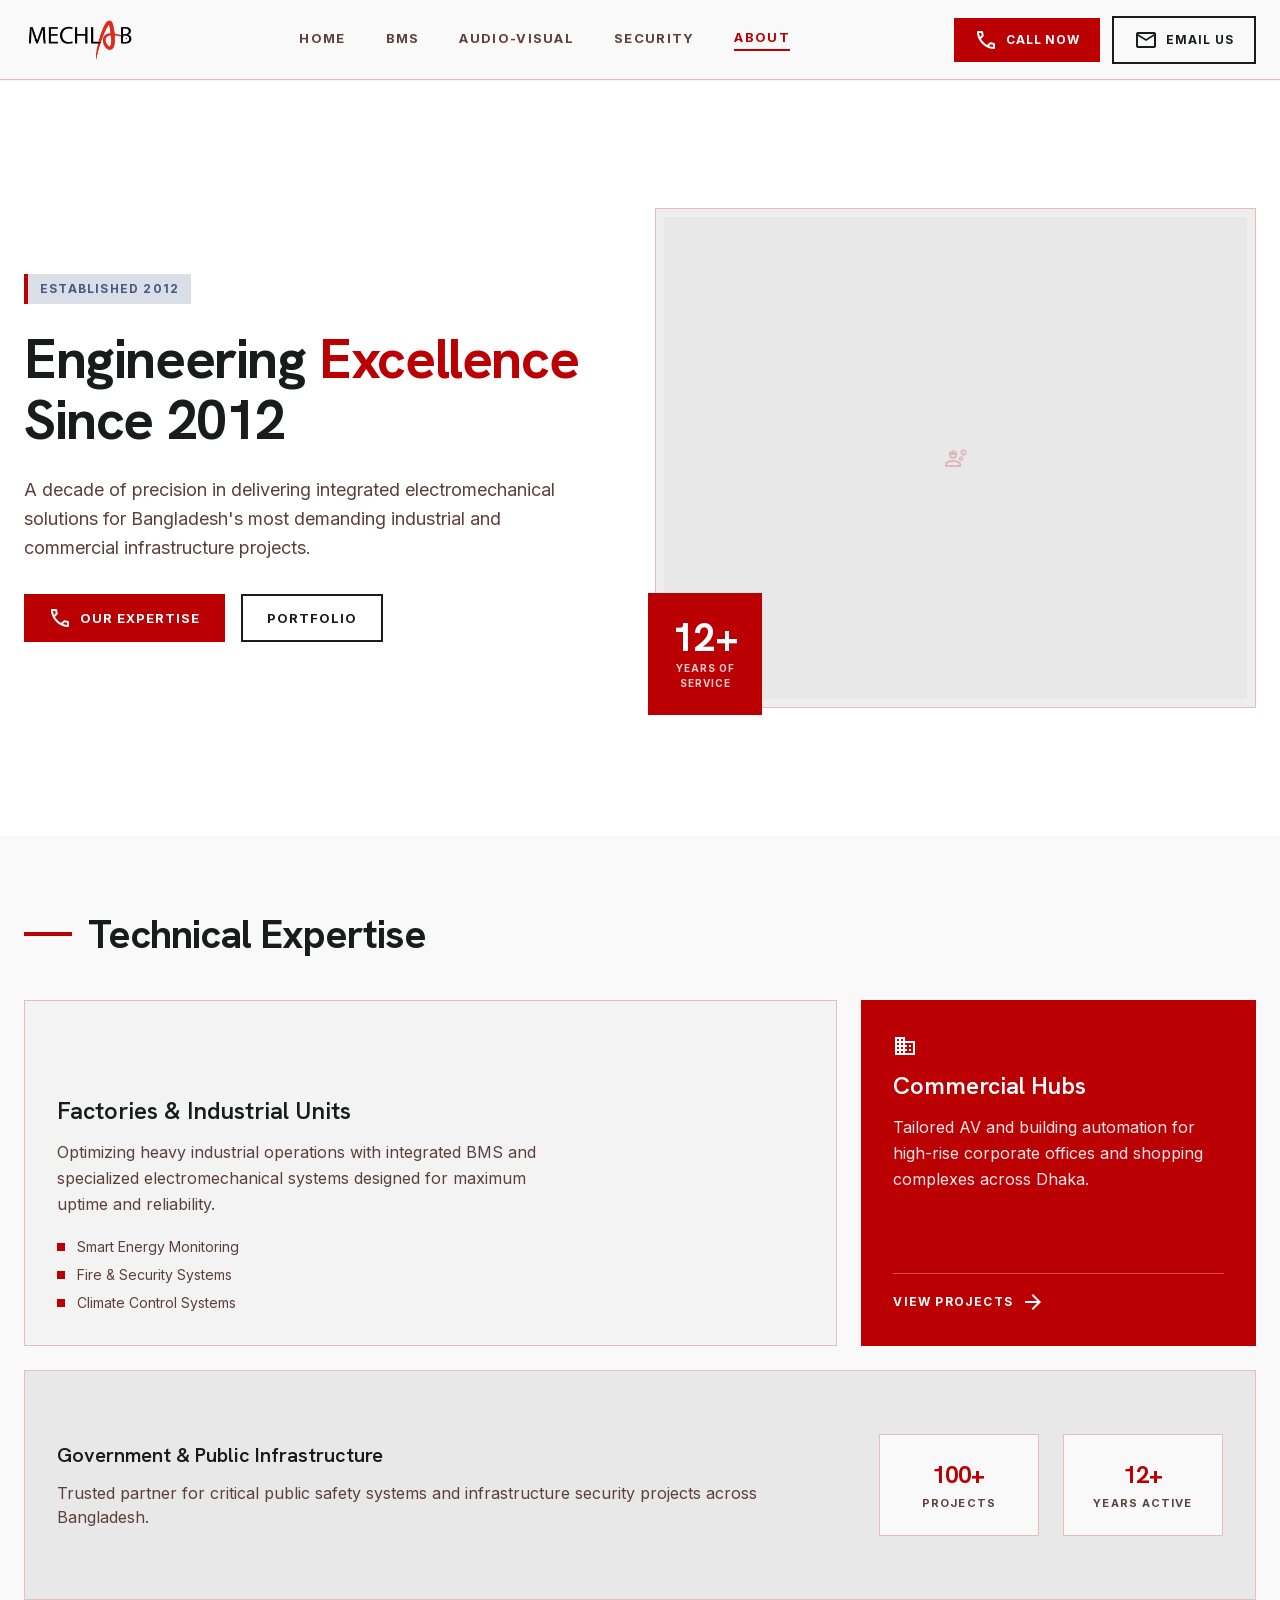
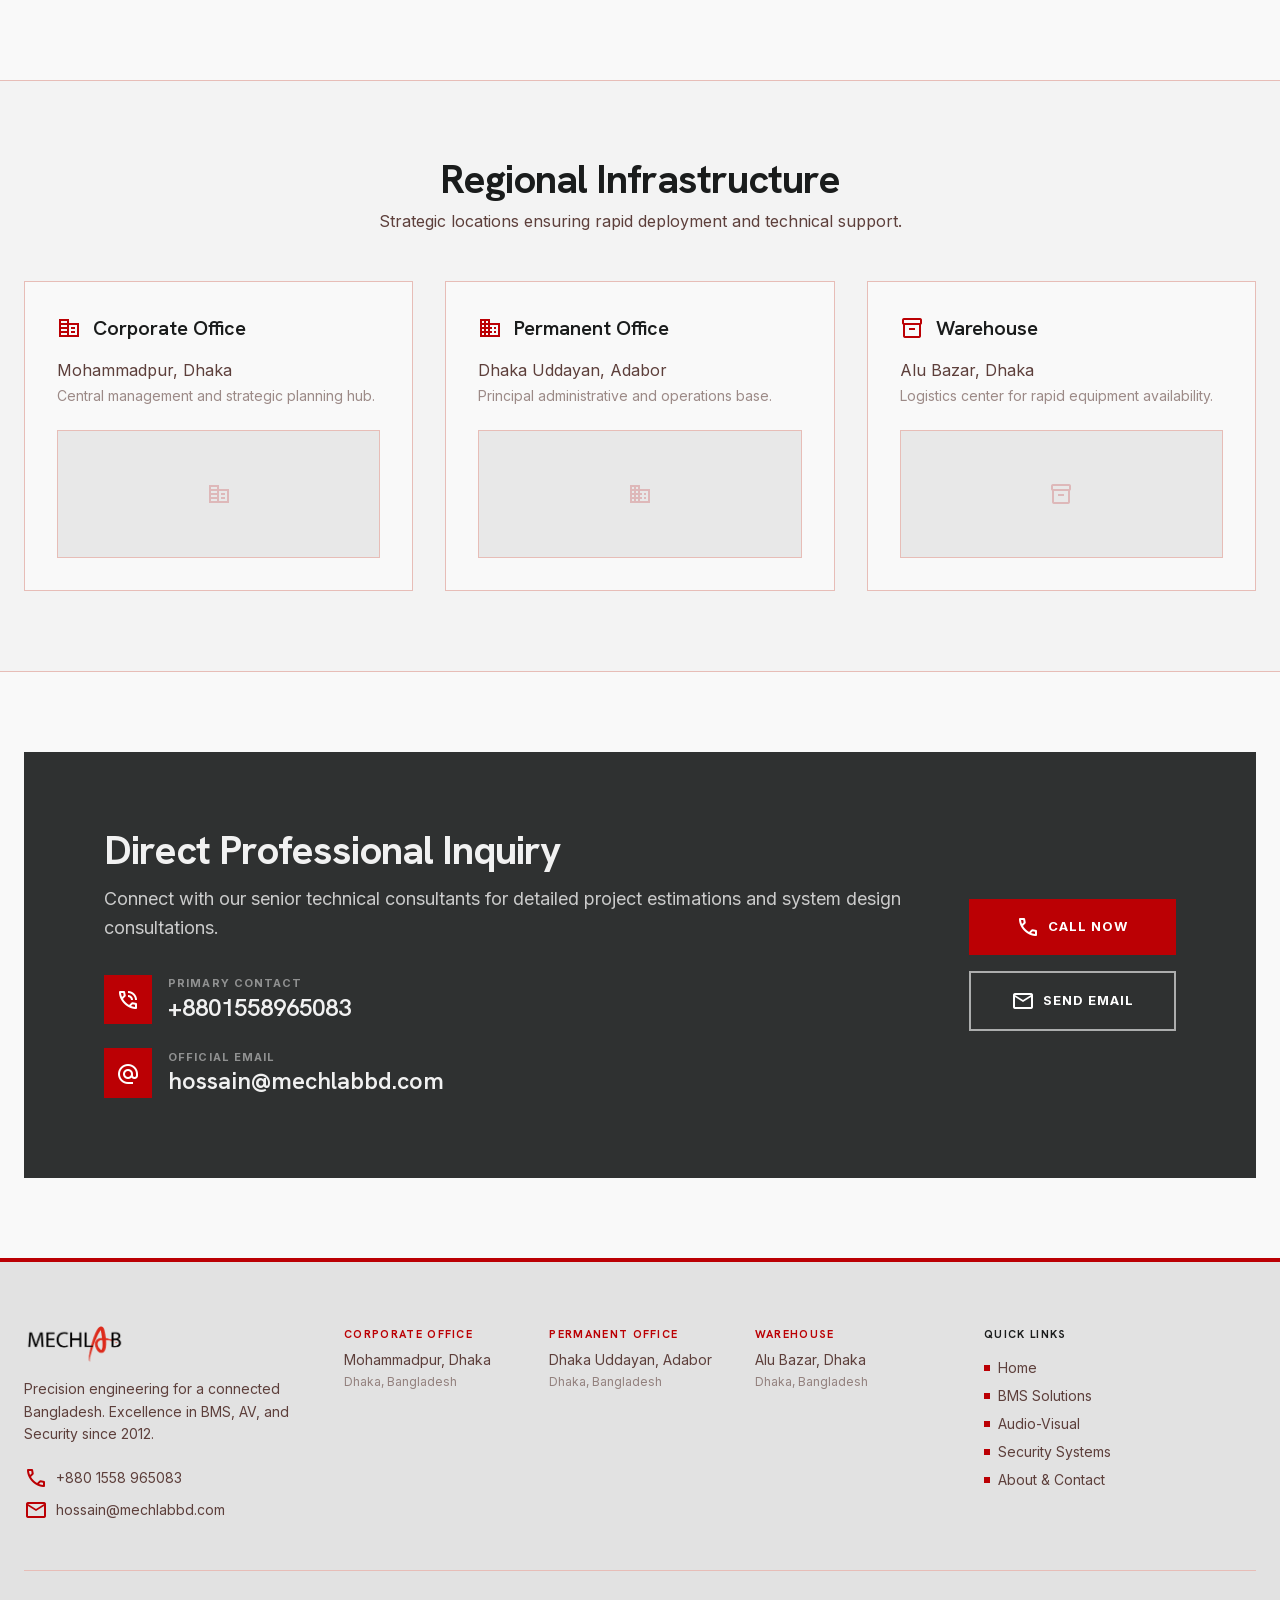
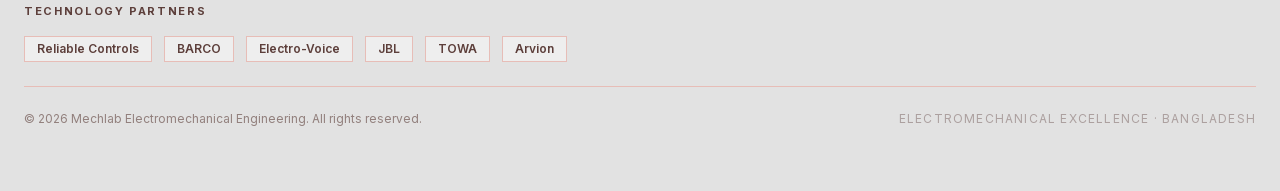
<file: about/index.html>
<!DOCTYPE html><html lang="en" class="__variable_cc0060 __variable_f367f3"><head><meta charSet="utf-8"/><meta name="viewport" content="width=device-width, initial-scale=1"/><link rel="preload" as="image" href="/Logo.png" fetchPriority="high"/><link rel="stylesheet" href="/_next/static/css/00933184ba4f6944.css" data-precedence="next"/><link rel="preload" as="script" fetchPriority="low" href="/_next/static/chunks/webpack-7ab8d7d1562cad4b.js"/><script src="/_next/static/chunks/fd9d1056-3eee857bde8f3b06.js" async=""></script><script src="/_next/static/chunks/117-52c04c3c425f7752.js" async=""></script><script src="/_next/static/chunks/main-app-5ecc855e1d70945c.js" async=""></script><script src="/_next/static/chunks/972-380f0c685af81116.js" async=""></script><script src="/_next/static/chunks/844-70be492dfd88fde2.js" async=""></script><script src="/_next/static/chunks/app/layout-7e31e3b06a4ca4ec.js" async=""></script><script src="/_next/static/chunks/app/page-302e1de9fdd4956b.js" async=""></script><link rel="preconnect" href="https://fonts.googleapis.com"/><link rel="preconnect" href="https://fonts.gstatic.com" crossorigin=""/><title>About Mechlab — Electromechanical Engineering Excellence Since 2012 | Mechlab Engineering Bangladesh</title><meta name="description" content="Learn about Mechlab&#x27;s decade of experience in BMS, AV, and Security systems for Factories, Commercial Buildings, and Government projects in Bangladesh."/><meta name="keywords" content="electromechanical engineering Bangladesh,BMS Bangladesh,Reliable Controls dealer Bangladesh,building automation Bangladesh,BARCO Bangladesh,HVAC integration Bangladesh,access control Bangladesh,UVSS Bangladesh,audio visual Bangladesh,Mechlab"/><link rel="canonical" href="https://mechlabbd.com/"/><meta property="og:title" content="Mechlab | Electromechanical Engineering Partner Bangladesh"/><meta property="og:description" content="Bangladesh&#x27;s premier electromechanical engineering firm. BMS, AV &amp; Security solutions — From Design to Startup."/><meta property="og:url" content="https://mechlabbd.com/"/><meta property="og:site_name" content="Mechlab Engineering"/><meta property="og:locale" content="en_BD"/><meta property="og:type" content="website"/><meta name="twitter:card" content="summary"/><meta name="twitter:title" content="Mechlab | Electromechanical Engineering Partner Bangladesh"/><meta name="twitter:description" content="Bangladesh&#x27;s premier electromechanical engineering firm. BMS, AV &amp; Security solutions — From Design to Startup."/><link rel="shortcut icon" href="/favicon.png"/><link rel="icon" href="/favicon.png"/><link href="https://fonts.googleapis.com/css2?family=Material+Symbols+Outlined:opsz,wght,FILL,GRAD@20..48,100..700,0..1,-50..200&amp;display=swap" rel="stylesheet"/><script src="/_next/static/chunks/polyfills-42372ed130431b0a.js" noModule=""></script></head><body class="bg-surface text-on-surface font-body antialiased"><header class="sticky top-0 z-50 w-full bg-surface border-b border-outline-var shadow-sm h-20"><div class="flex justify-between items-center h-full px-6 max-w-container mx-auto"><a class="flex items-center gap-3" href="/"><img alt="Mechlab" fetchPriority="high" width="120" height="38" decoding="async" data-nimg="1" class="h-10 w-auto" style="color:transparent" src="/Logo.png"/></a><nav class="hidden md:flex items-center gap-10"><a class="text-[13px] font-bold tracking-[0.1em] uppercase transition-colors pb-0.5 text-on-surface-var hover:text-primary" href="/">Home</a><a class="text-[13px] font-bold tracking-[0.1em] uppercase transition-colors pb-0.5 text-on-surface-var hover:text-primary" href="/building-management/">BMS</a><a class="text-[13px] font-bold tracking-[0.1em] uppercase transition-colors pb-0.5 text-on-surface-var hover:text-primary" href="/audio-visual/">Audio-Visual</a><a class="text-[13px] font-bold tracking-[0.1em] uppercase transition-colors pb-0.5 text-on-surface-var hover:text-primary" href="/security-systems/">Security</a><a class="text-[13px] font-bold tracking-[0.1em] uppercase transition-colors pb-0.5 text-primary border-b-2 border-primary" href="/about/">About</a></nav><div class="hidden sm:flex items-center gap-3"><a href="tel:+8801558965083" class="btn-primary text-[12px] py-2.5 px-5"><span class="material-symbols-outlined text-[16px]">phone</span>Call Now</a><a href="mailto:hossain@mechlabbd.com" class="btn-outline text-[12px] py-2.5 px-5"><span class="material-symbols-outlined text-[16px]">mail</span>Email Us</a></div><button class="md:hidden text-on-surface p-2" aria-label="Toggle menu"><span class="material-symbols-outlined text-[28px]">menu</span></button></div></header><main><section class="relative w-full bg-surface-white overflow-hidden"><div class="page-wrap py-20 md:py-32 flex flex-col md:flex-row items-center gap-12"><div class="flex-1 space-y-6"><div class="inline-block bg-tertiary/20 text-tertiary px-3 py-1.5 text-[12px] font-bold tracking-widest uppercase border-l-4 border-primary">Established 2012</div><h1 class="font-heading text-4xl md:text-[56px] font-bold leading-[1.1] tracking-tight text-on-surface">Engineering <span class="text-primary">Excellence</span> Since 2012</h1><p class="text-on-surface-var text-lg leading-relaxed max-w-xl">A decade of precision in delivering integrated electromechanical solutions for Bangladesh&#x27;s most demanding industrial and commercial infrastructure projects.</p><div class="flex flex-wrap gap-4 pt-2"><a href="tel:+8801558965083" class="btn-primary"><span class="material-symbols-outlined text-[16px]">phone</span>Our Expertise</a><a href="mailto:hossain@mechlabbd.com" class="btn-outline">Portfolio</a></div></div><div class="flex-1 w-full aspect-square md:aspect-auto md:h-[500px] border border-outline-var bg-surface-container p-2 relative"><div class="w-full h-full bg-surface-high flex items-center justify-center relative overflow-hidden"><div class="absolute inset-0 grid-bg opacity-30"></div><span class="material-symbols-outlined text-[120px] text-primary opacity-20">engineering</span></div><div class="absolute -bottom-2 -left-2 bg-primary text-white p-6 flex flex-col items-center justify-center"><span class="font-heading text-[40px] font-bold leading-none">12+</span><span class="text-[10px] font-bold tracking-widest uppercase text-center text-white/80 mt-1">Years of<br/>Service</span></div></div></div></section><section class="page-wrap py-20"><div class="mb-12"><h2 class="font-heading text-3xl md:text-[40px] font-bold tracking-tight text-on-surface flex items-center gap-4"><span class="w-12 h-1 bg-primary flex-shrink-0"></span>Technical Expertise</h2></div><div class="grid grid-cols-1 md:grid-cols-12 gap-6 md:h-[600px]"><div class="md:col-span-8 bg-surface-low border border-outline-var p-8 flex flex-col justify-end relative overflow-hidden group"><div class="absolute inset-0 bg-inverse-surface opacity-0 group-hover:opacity-5 transition-opacity"></div><div class="relative z-10 space-y-3"><h3 class="font-heading text-2xl font-semibold text-on-surface">Factories &amp; Industrial Units</h3><p class="text-on-surface-var text-base leading-relaxed max-w-lg">Optimizing heavy industrial operations with integrated BMS and specialized electromechanical systems designed for maximum uptime and reliability.</p><ul class="pt-2 space-y-2"><li class="flex items-center gap-3 text-on-surface-var text-sm"><span class="red-bullet flex-shrink-0"></span>Smart Energy Monitoring</li><li class="flex items-center gap-3 text-on-surface-var text-sm"><span class="red-bullet flex-shrink-0"></span>Fire &amp; Security Systems</li><li class="flex items-center gap-3 text-on-surface-var text-sm"><span class="red-bullet flex-shrink-0"></span>Climate Control Systems</li></ul></div></div><div class="md:col-span-4 bg-primary text-white p-8 flex flex-col justify-between group"><div class="space-y-3"><span class="material-symbols-outlined text-4xl" style="font-variation-settings:&#x27;FILL&#x27; 1">business</span><h3 class="font-heading text-2xl font-semibold">Commercial Hubs</h3><p class="text-white/90 text-base leading-relaxed">Tailored AV and building automation for high-rise corporate offices and shopping complexes across Dhaka.</p></div><div class="border-t border-white/30 pt-4 mt-4"><span class="text-[12px] font-bold tracking-widest uppercase flex items-center gap-2">View Projects<span class="material-symbols-outlined text-[16px]">arrow_forward</span></span></div></div><div class="md:col-span-12 bg-surface-high border border-outline-var p-8 flex flex-col md:flex-row items-center justify-between gap-8"><div class="flex-1 space-y-3"><h3 class="font-heading text-xl font-semibold text-on-surface">Government &amp; Public Infrastructure</h3><p class="text-on-surface-var text-base">Trusted partner for critical public safety systems and infrastructure security projects across Bangladesh.</p></div><div class="flex gap-6"><div class="bg-surface p-6 border border-outline-var w-40 text-center"><span class="font-heading text-2xl font-bold block text-primary">100+</span><span class="text-[11px] font-bold tracking-widest uppercase text-on-surface-var mt-1 block">Projects</span></div><div class="bg-surface p-6 border border-outline-var w-40 text-center"><span class="font-heading text-2xl font-bold block text-primary">12+</span><span class="text-[11px] font-bold tracking-widest uppercase text-on-surface-var mt-1 block">Years Active</span></div></div></div></div></section><section class="bg-surface-low border-y border-outline-var py-20"><div class="page-wrap"><div class="text-center mb-12"><h2 class="font-heading text-3xl md:text-[40px] font-bold tracking-tight text-on-surface">Regional Infrastructure</h2><p class="text-on-surface-var text-base mt-3">Strategic locations ensuring rapid deployment and technical support.</p></div><div class="grid grid-cols-1 md:grid-cols-3 gap-8"><div class="bg-surface border border-outline-var p-8 hover:border-primary transition-colors"><div class="flex items-center gap-3 mb-4 text-primary"><span class="material-symbols-outlined text-3xl">corporate_fare</span><h3 class="font-heading text-xl font-semibold text-on-surface">Corporate Office</h3></div><p class="text-on-surface-var text-base">Mohammadpur, Dhaka</p><p class="text-on-surface-var/60 text-sm mt-1">Central management and strategic planning hub.</p><div class="mt-6 h-32 bg-surface-container border border-outline-var flex items-center justify-center overflow-hidden"><div class="w-full h-full bg-surface-high flex items-center justify-center"><span class="material-symbols-outlined text-[48px] text-primary opacity-20">corporate_fare</span></div></div></div><div class="bg-surface border border-outline-var p-8 hover:border-primary transition-colors"><div class="flex items-center gap-3 mb-4 text-primary"><span class="material-symbols-outlined text-3xl">domain</span><h3 class="font-heading text-xl font-semibold text-on-surface">Permanent Office</h3></div><p class="text-on-surface-var text-base">Dhaka Uddayan, Adabor</p><p class="text-on-surface-var/60 text-sm mt-1">Principal administrative and operations base.</p><div class="mt-6 h-32 bg-surface-container border border-outline-var flex items-center justify-center overflow-hidden"><div class="w-full h-full bg-surface-high flex items-center justify-center"><span class="material-symbols-outlined text-[48px] text-primary opacity-20">domain</span></div></div></div><div class="bg-surface border border-outline-var p-8 hover:border-primary transition-colors"><div class="flex items-center gap-3 mb-4 text-primary"><span class="material-symbols-outlined text-3xl">inventory_2</span><h3 class="font-heading text-xl font-semibold text-on-surface">Warehouse</h3></div><p class="text-on-surface-var text-base">Alu Bazar, Dhaka</p><p class="text-on-surface-var/60 text-sm mt-1">Logistics center for rapid equipment availability.</p><div class="mt-6 h-32 bg-surface-container border border-outline-var flex items-center justify-center overflow-hidden"><div class="w-full h-full bg-surface-high flex items-center justify-center"><span class="material-symbols-outlined text-[48px] text-primary opacity-20">inventory_2</span></div></div></div></div></div></section><section class="page-wrap py-20"><div class="bg-inverse-surface text-inverse-on-surface p-12 md:p-20 flex flex-col md:flex-row gap-12 items-center"><div class="flex-1"><h2 class="font-heading text-3xl md:text-[40px] font-bold tracking-tight mb-4">Direct Professional Inquiry</h2><p class="text-inverse-on-surface/80 text-lg leading-relaxed mb-8">Connect with our senior technical consultants for detailed project estimations and system design consultations.</p><div class="space-y-6"><div class="flex items-center gap-4"><div class="bg-primary p-3"><span class="material-symbols-outlined text-white">phone_in_talk</span></div><div><p class="text-[11px] font-bold tracking-widest uppercase text-inverse-on-surface/50">Primary Contact</p><a href="tel:+8801558965083" class="font-heading text-2xl font-semibold hover:text-primary transition-colors">+8801558965083</a></div></div><div class="flex items-center gap-4"><div class="bg-primary p-3"><span class="material-symbols-outlined text-white">alternate_email</span></div><div><p class="text-[11px] font-bold tracking-widest uppercase text-inverse-on-surface/50">Official Email</p><a href="mailto:hossain@mechlabbd.com" class="font-heading text-2xl font-semibold hover:text-primary transition-colors">hossain@mechlabbd.com</a></div></div></div></div><div class="flex-shrink-0 grid grid-cols-1 gap-4 w-full md:w-auto"><a href="tel:+8801558965083" class="btn-primary justify-center py-4 px-10"><span class="material-symbols-outlined text-[16px]">call</span>Call Now</a><a href="mailto:hossain@mechlabbd.com" class="btn-outline-white justify-center py-4 px-10"><span class="material-symbols-outlined text-[16px]">mail</span>Send Email</a></div></div></section></main><footer class="bg-surface-highest border-t-4 border-primary w-full"><div class="page-wrap py-16"><div class="grid grid-cols-1 md:grid-cols-4 gap-12 mb-12"><div><img alt="Mechlab" loading="lazy" width="120" height="38" decoding="async" data-nimg="1" class="h-9 w-auto mb-4" style="color:transparent" src="/Logo.png"/><p class="text-on-surface-var text-sm leading-relaxed mb-5">Precision engineering for a connected Bangladesh. Excellence in BMS, AV, and Security since 2012.</p><div class="space-y-2"><a href="tel:+8801558965083" class="flex items-center gap-2 text-on-surface-var hover:text-primary text-sm transition-colors"><span class="material-symbols-outlined text-[16px] text-primary">phone</span>+880 1558 965083</a><a href="mailto:hossain@mechlabbd.com" class="flex items-center gap-2 text-on-surface-var hover:text-primary text-sm transition-colors"><span class="material-symbols-outlined text-[16px] text-primary">mail</span>hossain@mechlabbd.com</a></div></div><div class="md:col-span-2 grid grid-cols-1 sm:grid-cols-3 gap-6"><div><h4 class="text-[11px] font-bold tracking-[0.12em] uppercase text-primary mb-2">Corporate Office</h4><p class="text-on-surface-var text-sm">Mohammadpur, Dhaka</p><p class="text-on-surface-var/60 text-xs mt-1">Dhaka, Bangladesh</p></div><div><h4 class="text-[11px] font-bold tracking-[0.12em] uppercase text-primary mb-2">Permanent Office</h4><p class="text-on-surface-var text-sm">Dhaka Uddayan, Adabor</p><p class="text-on-surface-var/60 text-xs mt-1">Dhaka, Bangladesh</p></div><div><h4 class="text-[11px] font-bold tracking-[0.12em] uppercase text-primary mb-2">Warehouse</h4><p class="text-on-surface-var text-sm">Alu Bazar, Dhaka</p><p class="text-on-surface-var/60 text-xs mt-1">Dhaka, Bangladesh</p></div></div><div><h4 class="text-[11px] font-bold tracking-[0.12em] uppercase text-on-surface mb-4">Quick Links</h4><ul class="space-y-2"><li><a class="flex items-center gap-2 text-on-surface-var hover:text-primary text-sm transition-colors" href="/"><span class="w-1.5 h-1.5 bg-primary flex-shrink-0"></span>Home</a></li><li><a class="flex items-center gap-2 text-on-surface-var hover:text-primary text-sm transition-colors" href="/building-management/"><span class="w-1.5 h-1.5 bg-primary flex-shrink-0"></span>BMS Solutions</a></li><li><a class="flex items-center gap-2 text-on-surface-var hover:text-primary text-sm transition-colors" href="/audio-visual/"><span class="w-1.5 h-1.5 bg-primary flex-shrink-0"></span>Audio-Visual</a></li><li><a class="flex items-center gap-2 text-on-surface-var hover:text-primary text-sm transition-colors" href="/security-systems/"><span class="w-1.5 h-1.5 bg-primary flex-shrink-0"></span>Security Systems</a></li><li><a class="flex items-center gap-2 text-on-surface-var hover:text-primary text-sm transition-colors" href="/about/"><span class="w-1.5 h-1.5 bg-primary flex-shrink-0"></span>About &amp; Contact</a></li></ul></div></div><div class="border-t border-outline-var pt-8 mb-6"><p class="text-[11px] font-bold tracking-[0.15em] uppercase text-on-surface-var mb-4">Technology Partners</p><div class="flex flex-wrap gap-3"><span class="px-3 py-1 bg-surface-container border border-outline-var text-on-surface-var text-xs font-semibold">Reliable Controls</span><span class="px-3 py-1 bg-surface-container border border-outline-var text-on-surface-var text-xs font-semibold">BARCO</span><span class="px-3 py-1 bg-surface-container border border-outline-var text-on-surface-var text-xs font-semibold">Electro-Voice</span><span class="px-3 py-1 bg-surface-container border border-outline-var text-on-surface-var text-xs font-semibold">JBL</span><span class="px-3 py-1 bg-surface-container border border-outline-var text-on-surface-var text-xs font-semibold">TOWA</span><span class="px-3 py-1 bg-surface-container border border-outline-var text-on-surface-var text-xs font-semibold">Arvion</span></div></div><div class="border-t border-outline-var pt-6 flex flex-col sm:flex-row items-center justify-between gap-3"><p class="text-on-surface-var/60 text-xs">© <!-- -->2026<!-- --> Mechlab Electromechanical Engineering. All rights reserved.</p><p class="text-on-surface-var/40 text-xs tracking-wide uppercase">Electromechanical Excellence · Bangladesh</p></div></div></footer><script src="/_next/static/chunks/webpack-7ab8d7d1562cad4b.js" async=""></script><script>(self.__next_f=self.__next_f||[]).push([0]);self.__next_f.push([2,null])</script><script>self.__next_f.push([1,"1:HL[\"/_next/static/css/00933184ba4f6944.css\",\"style\"]\n"])</script><script>self.__next_f.push([1,"2:I[2846,[],\"\"]\n4:I[4707,[],\"\"]\n5:I[6423,[],\"\"]\n6:I[4196,[\"972\",\"static/chunks/972-380f0c685af81116.js\",\"844\",\"static/chunks/844-70be492dfd88fde2.js\",\"185\",\"static/chunks/app/layout-7e31e3b06a4ca4ec.js\"],\"default\"]\n7:I[5878,[\"972\",\"static/chunks/972-380f0c685af81116.js\",\"844\",\"static/chunks/844-70be492dfd88fde2.js\",\"185\",\"static/chunks/app/layout-7e31e3b06a4ca4ec.js\"],\"Image\"]\n8:I[2972,[\"972\",\"static/chunks/972-380f0c685af81116.js\",\"931\",\"static/chunks/app/page-302e1de9fdd4956b.js\"],\"\"]\na:I[1060,[],\"\"]\nb:[]\n"])</script><script>self.__next_f.push([1,"0:[\"$\",\"$L2\",null,{\"buildId\":\"CqYeRAuzGyCgP7gf85df0\",\"assetPrefix\":\"\",\"urlParts\":[\"\",\"about\",\"\"],\"initialTree\":[\"\",{\"children\":[\"about\",{\"children\":[\"__PAGE__\",{}]}]},\"$undefined\",\"$undefined\",true],\"initialSeedData\":[\"\",{\"children\":[\"about\",{\"children\":[\"__PAGE__\",{},[[\"$L3\",[[\"$\",\"section\",null,{\"className\":\"relative w-full bg-surface-white overflow-hidden\",\"children\":[\"$\",\"div\",null,{\"className\":\"page-wrap py-20 md:py-32 flex flex-col md:flex-row items-center gap-12\",\"children\":[[\"$\",\"div\",null,{\"className\":\"flex-1 space-y-6\",\"children\":[[\"$\",\"div\",null,{\"className\":\"inline-block bg-tertiary/20 text-tertiary px-3 py-1.5 text-[12px] font-bold tracking-widest uppercase border-l-4 border-primary\",\"children\":\"Established 2012\"}],[\"$\",\"h1\",null,{\"className\":\"font-heading text-4xl md:text-[56px] font-bold leading-[1.1] tracking-tight text-on-surface\",\"children\":[\"Engineering \",[\"$\",\"span\",null,{\"className\":\"text-primary\",\"children\":\"Excellence\"}],\" Since 2012\"]}],[\"$\",\"p\",null,{\"className\":\"text-on-surface-var text-lg leading-relaxed max-w-xl\",\"children\":\"A decade of precision in delivering integrated electromechanical solutions for Bangladesh's most demanding industrial and commercial infrastructure projects.\"}],[\"$\",\"div\",null,{\"className\":\"flex flex-wrap gap-4 pt-2\",\"children\":[[\"$\",\"a\",null,{\"href\":\"tel:+8801558965083\",\"className\":\"btn-primary\",\"children\":[[\"$\",\"span\",null,{\"className\":\"material-symbols-outlined text-[16px]\",\"children\":\"phone\"}],\"Our Expertise\"]}],[\"$\",\"a\",null,{\"href\":\"mailto:hossain@mechlabbd.com\",\"className\":\"btn-outline\",\"children\":\"Portfolio\"}]]}]]}],[\"$\",\"div\",null,{\"className\":\"flex-1 w-full aspect-square md:aspect-auto md:h-[500px] border border-outline-var bg-surface-container p-2 relative\",\"children\":[[\"$\",\"div\",null,{\"className\":\"w-full h-full bg-surface-high flex items-center justify-center relative overflow-hidden\",\"children\":[[\"$\",\"div\",null,{\"className\":\"absolute inset-0 grid-bg opacity-30\"}],[\"$\",\"span\",null,{\"className\":\"material-symbols-outlined text-[120px] text-primary opacity-20\",\"children\":\"engineering\"}]]}],[\"$\",\"div\",null,{\"className\":\"absolute -bottom-2 -left-2 bg-primary text-white p-6 flex flex-col items-center justify-center\",\"children\":[[\"$\",\"span\",null,{\"className\":\"font-heading text-[40px] font-bold leading-none\",\"children\":\"12+\"}],[\"$\",\"span\",null,{\"className\":\"text-[10px] font-bold tracking-widest uppercase text-center text-white/80 mt-1\",\"children\":[\"Years of\",[\"$\",\"br\",null,{}],\"Service\"]}]]}]]}]]}]}],[\"$\",\"section\",null,{\"className\":\"page-wrap py-20\",\"children\":[[\"$\",\"div\",null,{\"className\":\"mb-12\",\"children\":[\"$\",\"h2\",null,{\"className\":\"font-heading text-3xl md:text-[40px] font-bold tracking-tight text-on-surface flex items-center gap-4\",\"children\":[[\"$\",\"span\",null,{\"className\":\"w-12 h-1 bg-primary flex-shrink-0\"}],\"Technical Expertise\"]}]}],[\"$\",\"div\",null,{\"className\":\"grid grid-cols-1 md:grid-cols-12 gap-6 md:h-[600px]\",\"children\":[[\"$\",\"div\",null,{\"className\":\"md:col-span-8 bg-surface-low border border-outline-var p-8 flex flex-col justify-end relative overflow-hidden group\",\"children\":[[\"$\",\"div\",null,{\"className\":\"absolute inset-0 bg-inverse-surface opacity-0 group-hover:opacity-5 transition-opacity\"}],[\"$\",\"div\",null,{\"className\":\"relative z-10 space-y-3\",\"children\":[[\"$\",\"h3\",null,{\"className\":\"font-heading text-2xl font-semibold text-on-surface\",\"children\":\"Factories \u0026 Industrial Units\"}],[\"$\",\"p\",null,{\"className\":\"text-on-surface-var text-base leading-relaxed max-w-lg\",\"children\":\"Optimizing heavy industrial operations with integrated BMS and specialized electromechanical systems designed for maximum uptime and reliability.\"}],[\"$\",\"ul\",null,{\"className\":\"pt-2 space-y-2\",\"children\":[[\"$\",\"li\",\"Smart Energy Monitoring\",{\"className\":\"flex items-center gap-3 text-on-surface-var text-sm\",\"children\":[[\"$\",\"span\",null,{\"className\":\"red-bullet flex-shrink-0\"}],\"Smart Energy Monitoring\"]}],[\"$\",\"li\",\"Fire \u0026 Security Systems\",{\"className\":\"flex items-center gap-3 text-on-surface-var text-sm\",\"children\":[[\"$\",\"span\",null,{\"className\":\"red-bullet flex-shrink-0\"}],\"Fire \u0026 Security Systems\"]}],[\"$\",\"li\",\"Climate Control Systems\",{\"className\":\"flex items-center gap-3 text-on-surface-var text-sm\",\"children\":[[\"$\",\"span\",null,{\"className\":\"red-bullet flex-shrink-0\"}],\"Climate Control Systems\"]}]]}]]}]]}],[\"$\",\"div\",null,{\"className\":\"md:col-span-4 bg-primary text-white p-8 flex flex-col justify-between group\",\"children\":[[\"$\",\"div\",null,{\"className\":\"space-y-3\",\"children\":[[\"$\",\"span\",null,{\"className\":\"material-symbols-outlined text-4xl\",\"style\":{\"fontVariationSettings\":\"'FILL' 1\"},\"children\":\"business\"}],[\"$\",\"h3\",null,{\"className\":\"font-heading text-2xl font-semibold\",\"children\":\"Commercial Hubs\"}],[\"$\",\"p\",null,{\"className\":\"text-white/90 text-base leading-relaxed\",\"children\":\"Tailored AV and building automation for high-rise corporate offices and shopping complexes across Dhaka.\"}]]}],[\"$\",\"div\",null,{\"className\":\"border-t border-white/30 pt-4 mt-4\",\"children\":[\"$\",\"span\",null,{\"className\":\"text-[12px] font-bold tracking-widest uppercase flex items-center gap-2\",\"children\":[\"View Projects\",[\"$\",\"span\",null,{\"className\":\"material-symbols-outlined text-[16px]\",\"children\":\"arrow_forward\"}]]}]}]]}],[\"$\",\"div\",null,{\"className\":\"md:col-span-12 bg-surface-high border border-outline-var p-8 flex flex-col md:flex-row items-center justify-between gap-8\",\"children\":[[\"$\",\"div\",null,{\"className\":\"flex-1 space-y-3\",\"children\":[[\"$\",\"h3\",null,{\"className\":\"font-heading text-xl font-semibold text-on-surface\",\"children\":\"Government \u0026 Public Infrastructure\"}],[\"$\",\"p\",null,{\"className\":\"text-on-surface-var text-base\",\"children\":\"Trusted partner for critical public safety systems and infrastructure security projects across Bangladesh.\"}]]}],[\"$\",\"div\",null,{\"className\":\"flex gap-6\",\"children\":[[\"$\",\"div\",null,{\"className\":\"bg-surface p-6 border border-outline-var w-40 text-center\",\"children\":[[\"$\",\"span\",null,{\"className\":\"font-heading text-2xl font-bold block text-primary\",\"children\":\"100+\"}],[\"$\",\"span\",null,{\"className\":\"text-[11px] font-bold tracking-widest uppercase text-on-surface-var mt-1 block\",\"children\":\"Projects\"}]]}],[\"$\",\"div\",null,{\"className\":\"bg-surface p-6 border border-outline-var w-40 text-center\",\"children\":[[\"$\",\"span\",null,{\"className\":\"font-heading text-2xl font-bold block text-primary\",\"children\":\"12+\"}],[\"$\",\"span\",null,{\"className\":\"text-[11px] font-bold tracking-widest uppercase text-on-surface-var mt-1 block\",\"children\":\"Years Active\"}]]}]]}]]}]]}]]}],[\"$\",\"section\",null,{\"className\":\"bg-surface-low border-y border-outline-var py-20\",\"children\":[\"$\",\"div\",null,{\"className\":\"page-wrap\",\"children\":[[\"$\",\"div\",null,{\"className\":\"text-center mb-12\",\"children\":[[\"$\",\"h2\",null,{\"className\":\"font-heading text-3xl md:text-[40px] font-bold tracking-tight text-on-surface\",\"children\":\"Regional Infrastructure\"}],[\"$\",\"p\",null,{\"className\":\"text-on-surface-var text-base mt-3\",\"children\":\"Strategic locations ensuring rapid deployment and technical support.\"}]]}],[\"$\",\"div\",null,{\"className\":\"grid grid-cols-1 md:grid-cols-3 gap-8\",\"children\":[[\"$\",\"div\",\"Corporate Office\",{\"className\":\"bg-surface border border-outline-var p-8 hover:border-primary transition-colors\",\"children\":[[\"$\",\"div\",null,{\"className\":\"flex items-center gap-3 mb-4 text-primary\",\"children\":[[\"$\",\"span\",null,{\"className\":\"material-symbols-outlined text-3xl\",\"children\":\"corporate_fare\"}],[\"$\",\"h3\",null,{\"className\":\"font-heading text-xl font-semibold text-on-surface\",\"children\":\"Corporate Office\"}]]}],[\"$\",\"p\",null,{\"className\":\"text-on-surface-var text-base\",\"children\":\"Mohammadpur, Dhaka\"}],[\"$\",\"p\",null,{\"className\":\"text-on-surface-var/60 text-sm mt-1\",\"children\":\"Central management and strategic planning hub.\"}],[\"$\",\"div\",null,{\"className\":\"mt-6 h-32 bg-surface-container border border-outline-var flex items-center justify-center overflow-hidden\",\"children\":[\"$\",\"div\",null,{\"className\":\"w-full h-full bg-surface-high flex items-center justify-center\",\"children\":[\"$\",\"span\",null,{\"className\":\"material-symbols-outlined text-[48px] text-primary opacity-20\",\"children\":\"corporate_fare\"}]}]}]]}],[\"$\",\"div\",\"Permanent Office\",{\"className\":\"bg-surface border border-outline-var p-8 hover:border-primary transition-colors\",\"children\":[[\"$\",\"div\",null,{\"className\":\"flex items-center gap-3 mb-4 text-primary\",\"children\":[[\"$\",\"span\",null,{\"className\":\"material-symbols-outlined text-3xl\",\"children\":\"domain\"}],[\"$\",\"h3\",null,{\"className\":\"font-heading text-xl font-semibold text-on-surface\",\"children\":\"Permanent Office\"}]]}],[\"$\",\"p\",null,{\"className\":\"text-on-surface-var text-base\",\"children\":\"Dhaka Uddayan, Adabor\"}],[\"$\",\"p\",null,{\"className\":\"text-on-surface-var/60 text-sm mt-1\",\"children\":\"Principal administrative and operations base.\"}],[\"$\",\"div\",null,{\"className\":\"mt-6 h-32 bg-surface-container border border-outline-var flex items-center justify-center overflow-hidden\",\"children\":[\"$\",\"div\",null,{\"className\":\"w-full h-full bg-surface-high flex items-center justify-center\",\"children\":[\"$\",\"span\",null,{\"className\":\"material-symbols-outlined text-[48px] text-primary opacity-20\",\"children\":\"domain\"}]}]}]]}],[\"$\",\"div\",\"Warehouse\",{\"className\":\"bg-surface border border-outline-var p-8 hover:border-primary transition-colors\",\"children\":[[\"$\",\"div\",null,{\"className\":\"flex items-center gap-3 mb-4 text-primary\",\"children\":[[\"$\",\"span\",null,{\"className\":\"material-symbols-outlined text-3xl\",\"children\":\"inventory_2\"}],[\"$\",\"h3\",null,{\"className\":\"font-heading text-xl font-semibold text-on-surface\",\"children\":\"Warehouse\"}]]}],[\"$\",\"p\",null,{\"className\":\"text-on-surface-var text-base\",\"children\":\"Alu Bazar, Dhaka\"}],[\"$\",\"p\",null,{\"className\":\"text-on-surface-var/60 text-sm mt-1\",\"children\":\"Logistics center for rapid equipment availability.\"}],[\"$\",\"div\",null,{\"className\":\"mt-6 h-32 bg-surface-container border border-outline-var flex items-center justify-center overflow-hidden\",\"children\":[\"$\",\"div\",null,{\"className\":\"w-full h-full bg-surface-high flex items-center justify-center\",\"children\":[\"$\",\"span\",null,{\"className\":\"material-symbols-outlined text-[48px] text-primary opacity-20\",\"children\":\"inventory_2\"}]}]}]]}]]}]]}]}],[\"$\",\"section\",null,{\"className\":\"page-wrap py-20\",\"children\":[\"$\",\"div\",null,{\"className\":\"bg-inverse-surface text-inverse-on-surface p-12 md:p-20 flex flex-col md:flex-row gap-12 items-center\",\"children\":[[\"$\",\"div\",null,{\"className\":\"flex-1\",\"children\":[[\"$\",\"h2\",null,{\"className\":\"font-heading text-3xl md:text-[40px] font-bold tracking-tight mb-4\",\"children\":\"Direct Professional Inquiry\"}],[\"$\",\"p\",null,{\"className\":\"text-inverse-on-surface/80 text-lg leading-relaxed mb-8\",\"children\":\"Connect with our senior technical consultants for detailed project estimations and system design consultations.\"}],[\"$\",\"div\",null,{\"className\":\"space-y-6\",\"children\":[[\"$\",\"div\",null,{\"className\":\"flex items-center gap-4\",\"children\":[[\"$\",\"div\",null,{\"className\":\"bg-primary p-3\",\"children\":[\"$\",\"span\",null,{\"className\":\"material-symbols-outlined text-white\",\"children\":\"phone_in_talk\"}]}],[\"$\",\"div\",null,{\"children\":[[\"$\",\"p\",null,{\"className\":\"text-[11px] font-bold tracking-widest uppercase text-inverse-on-surface/50\",\"children\":\"Primary Contact\"}],[\"$\",\"a\",null,{\"href\":\"tel:+8801558965083\",\"className\":\"font-heading text-2xl font-semibold hover:text-primary transition-colors\",\"children\":\"+8801558965083\"}]]}]]}],[\"$\",\"div\",null,{\"className\":\"flex items-center gap-4\",\"children\":[[\"$\",\"div\",null,{\"className\":\"bg-primary p-3\",\"children\":[\"$\",\"span\",null,{\"className\":\"material-symbols-outlined text-white\",\"children\":\"alternate_email\"}]}],[\"$\",\"div\",null,{\"children\":[[\"$\",\"p\",null,{\"className\":\"text-[11px] font-bold tracking-widest uppercase text-inverse-on-surface/50\",\"children\":\"Official Email\"}],[\"$\",\"a\",null,{\"href\":\"mailto:hossain@mechlabbd.com\",\"className\":\"font-heading text-2xl font-semibold hover:text-primary transition-colors\",\"children\":\"hossain@mechlabbd.com\"}]]}]]}]]}]]}],[\"$\",\"div\",null,{\"className\":\"flex-shrink-0 grid grid-cols-1 gap-4 w-full md:w-auto\",\"children\":[[\"$\",\"a\",null,{\"href\":\"tel:+8801558965083\",\"className\":\"btn-primary justify-center py-4 px-10\",\"children\":[[\"$\",\"span\",null,{\"className\":\"material-symbols-outlined text-[16px]\",\"children\":\"call\"}],\"Call Now\"]}],[\"$\",\"a\",null,{\"href\":\"mailto:hossain@mechlabbd.com\",\"className\":\"btn-outline-white justify-center py-4 px-10\",\"children\":[[\"$\",\"span\",null,{\"className\":\"material-symbols-outlined text-[16px]\",\"children\":\"mail\"}],\"Send Email\"]}]]}]]}]}]],null],null],null]},[null,[\"$\",\"$L4\",null,{\"parallelRouterKey\":\"children\",\"segmentPath\":[\"children\",\"about\",\"children\"],\"error\":\"$undefined\",\"errorStyles\":\"$undefined\",\"errorScripts\":\"$undefined\",\"template\":[\"$\",\"$L5\",null,{}],\"templateStyles\":\"$undefined\",\"templateScripts\":\"$undefined\",\"notFound\":\"$undefined\",\"notFoundStyles\":\"$undefined\"}]],null]},[[[[\"$\",\"link\",\"0\",{\"rel\":\"stylesheet\",\"href\":\"/_next/static/css/00933184ba4f6944.css\",\"precedence\":\"next\",\"crossOrigin\":\"$undefined\"}]],[\"$\",\"html\",null,{\"lang\":\"en\",\"className\":\"__variable_cc0060 __variable_f367f3\",\"children\":[[\"$\",\"head\",null,{\"children\":[[\"$\",\"link\",null,{\"rel\":\"preconnect\",\"href\":\"https://fonts.googleapis.com\"}],[\"$\",\"link\",null,{\"rel\":\"preconnect\",\"href\":\"https://fonts.gstatic.com\",\"crossOrigin\":\"\"}],[\"$\",\"link\",null,{\"href\":\"https://fonts.googleapis.com/css2?family=Material+Symbols+Outlined:opsz,wght,FILL,GRAD@20..48,100..700,0..1,-50..200\u0026display=swap\",\"rel\":\"stylesheet\"}]]}],[\"$\",\"body\",null,{\"className\":\"bg-surface text-on-surface font-body antialiased\",\"children\":[[\"$\",\"$L6\",null,{}],[\"$\",\"main\",null,{\"children\":[\"$\",\"$L4\",null,{\"parallelRouterKey\":\"children\",\"segmentPath\":[\"children\"],\"error\":\"$undefined\",\"errorStyles\":\"$undefined\",\"errorScripts\":\"$undefined\",\"template\":[\"$\",\"$L5\",null,{}],\"templateStyles\":\"$undefined\",\"templateScripts\":\"$undefined\",\"notFound\":[[\"$\",\"title\",null,{\"children\":\"404: This page could not be found.\"}],[\"$\",\"div\",null,{\"style\":{\"fontFamily\":\"system-ui,\\\"Segoe UI\\\",Roboto,Helvetica,Arial,sans-serif,\\\"Apple Color Emoji\\\",\\\"Segoe UI Emoji\\\"\",\"height\":\"100vh\",\"textAlign\":\"center\",\"display\":\"flex\",\"flexDirection\":\"column\",\"alignItems\":\"center\",\"justifyContent\":\"center\"},\"children\":[\"$\",\"div\",null,{\"children\":[[\"$\",\"style\",null,{\"dangerouslySetInnerHTML\":{\"__html\":\"body{color:#000;background:#fff;margin:0}.next-error-h1{border-right:1px solid rgba(0,0,0,.3)}@media (prefers-color-scheme:dark){body{color:#fff;background:#000}.next-error-h1{border-right:1px solid rgba(255,255,255,.3)}}\"}}],[\"$\",\"h1\",null,{\"className\":\"next-error-h1\",\"style\":{\"display\":\"inline-block\",\"margin\":\"0 20px 0 0\",\"padding\":\"0 23px 0 0\",\"fontSize\":24,\"fontWeight\":500,\"verticalAlign\":\"top\",\"lineHeight\":\"49px\"},\"children\":\"404\"}],[\"$\",\"div\",null,{\"style\":{\"display\":\"inline-block\"},\"children\":[\"$\",\"h2\",null,{\"style\":{\"fontSize\":14,\"fontWeight\":400,\"lineHeight\":\"49px\",\"margin\":0},\"children\":\"This page could not be found.\"}]}]]}]}]],\"notFoundStyles\":[]}]}],[\"$\",\"footer\",null,{\"className\":\"bg-surface-highest border-t-4 border-primary w-full\",\"children\":[\"$\",\"div\",null,{\"className\":\"page-wrap py-16\",\"children\":[[\"$\",\"div\",null,{\"className\":\"grid grid-cols-1 md:grid-cols-4 gap-12 mb-12\",\"children\":[[\"$\",\"div\",null,{\"children\":[[\"$\",\"$L7\",null,{\"src\":\"/Logo.png\",\"alt\":\"Mechlab\",\"width\":120,\"height\":38,\"className\":\"h-9 w-auto mb-4\"}],[\"$\",\"p\",null,{\"className\":\"text-on-surface-var text-sm leading-relaxed mb-5\",\"children\":\"Precision engineering for a connected Bangladesh. Excellence in BMS, AV, and Security since 2012.\"}],[\"$\",\"div\",null,{\"className\":\"space-y-2\",\"children\":[[\"$\",\"a\",null,{\"href\":\"tel:+8801558965083\",\"className\":\"flex items-center gap-2 text-on-surface-var hover:text-primary text-sm transition-colors\",\"children\":[[\"$\",\"span\",null,{\"className\":\"material-symbols-outlined text-[16px] text-primary\",\"children\":\"phone\"}],\"+880 1558 965083\"]}],[\"$\",\"a\",null,{\"href\":\"mailto:hossain@mechlabbd.com\",\"className\":\"flex items-center gap-2 text-on-surface-var hover:text-primary text-sm transition-colors\",\"children\":[[\"$\",\"span\",null,{\"className\":\"material-symbols-outlined text-[16px] text-primary\",\"children\":\"mail\"}],\"hossain@mechlabbd.com\"]}]]}]]}],[\"$\",\"div\",null,{\"className\":\"md:col-span-2 grid grid-cols-1 sm:grid-cols-3 gap-6\",\"children\":[[\"$\",\"div\",\"Corporate Office\",{\"children\":[[\"$\",\"h4\",null,{\"className\":\"text-[11px] font-bold tracking-[0.12em] uppercase text-primary mb-2\",\"children\":\"Corporate Office\"}],[\"$\",\"p\",null,{\"className\":\"text-on-surface-var text-sm\",\"children\":\"Mohammadpur, Dhaka\"}],[\"$\",\"p\",null,{\"className\":\"text-on-surface-var/60 text-xs mt-1\",\"children\":\"Dhaka, Bangladesh\"}]]}],[\"$\",\"div\",\"Permanent Office\",{\"children\":[[\"$\",\"h4\",null,{\"className\":\"text-[11px] font-bold tracking-[0.12em] uppercase text-primary mb-2\",\"children\":\"Permanent Office\"}],[\"$\",\"p\",null,{\"className\":\"text-on-surface-var text-sm\",\"children\":\"Dhaka Uddayan, Adabor\"}],[\"$\",\"p\",null,{\"className\":\"text-on-surface-var/60 text-xs mt-1\",\"children\":\"Dhaka, Bangladesh\"}]]}],[\"$\",\"div\",\"Warehouse\",{\"children\":[[\"$\",\"h4\",null,{\"className\":\"text-[11px] font-bold tracking-[0.12em] uppercase text-primary mb-2\",\"children\":\"Warehouse\"}],[\"$\",\"p\",null,{\"className\":\"text-on-surface-var text-sm\",\"children\":\"Alu Bazar, Dhaka\"}],[\"$\",\"p\",null,{\"className\":\"text-on-surface-var/60 text-xs mt-1\",\"children\":\"Dhaka, Bangladesh\"}]]}]]}],[\"$\",\"div\",null,{\"children\":[[\"$\",\"h4\",null,{\"className\":\"text-[11px] font-bold tracking-[0.12em] uppercase text-on-surface mb-4\",\"children\":\"Quick Links\"}],[\"$\",\"ul\",null,{\"className\":\"space-y-2\",\"children\":[[\"$\",\"li\",\"/\",{\"children\":[\"$\",\"$L8\",null,{\"href\":\"/\",\"className\":\"flex items-center gap-2 text-on-surface-var hover:text-primary text-sm transition-colors\",\"children\":[[\"$\",\"span\",null,{\"className\":\"w-1.5 h-1.5 bg-primary flex-shrink-0\"}],\"Home\"]}]}],[\"$\",\"li\",\"/building-management\",{\"children\":[\"$\",\"$L8\",null,{\"href\":\"/building-management\",\"className\":\"flex items-center gap-2 text-on-surface-var hover:text-primary text-sm transition-colors\",\"children\":[[\"$\",\"span\",null,{\"className\":\"w-1.5 h-1.5 bg-primary flex-shrink-0\"}],\"BMS Solutions\"]}]}],[\"$\",\"li\",\"/audio-visual\",{\"children\":[\"$\",\"$L8\",null,{\"href\":\"/audio-visual\",\"className\":\"flex items-center gap-2 text-on-surface-var hover:text-primary text-sm transition-colors\",\"children\":[[\"$\",\"span\",null,{\"className\":\"w-1.5 h-1.5 bg-primary flex-shrink-0\"}],\"Audio-Visual\"]}]}],[\"$\",\"li\",\"/security-systems\",{\"children\":[\"$\",\"$L8\",null,{\"href\":\"/security-systems\",\"className\":\"flex items-center gap-2 text-on-surface-var hover:text-primary text-sm transition-colors\",\"children\":[[\"$\",\"span\",null,{\"className\":\"w-1.5 h-1.5 bg-primary flex-shrink-0\"}],\"Security Systems\"]}]}],[\"$\",\"li\",\"/about\",{\"children\":[\"$\",\"$L8\",null,{\"href\":\"/about\",\"className\":\"flex items-center gap-2 text-on-surface-var hover:text-primary text-sm transition-colors\",\"children\":[[\"$\",\"span\",null,{\"className\":\"w-1.5 h-1.5 bg-primary flex-shrink-0\"}],\"About \u0026 Contact\"]}]}]]}]]}]]}],[\"$\",\"div\",null,{\"className\":\"border-t border-outline-var pt-8 mb-6\",\"children\":[[\"$\",\"p\",null,{\"className\":\"text-[11px] font-bold tracking-[0.15em] uppercase text-on-surface-var mb-4\",\"children\":\"Technology Partners\"}],[\"$\",\"div\",null,{\"className\":\"flex flex-wrap gap-3\",\"children\":[[\"$\",\"span\",\"Reliable Controls\",{\"className\":\"px-3 py-1 bg-surface-container border border-outline-var text-on-surface-var text-xs font-semibold\",\"children\":\"Reliable Controls\"}],[\"$\",\"span\",\"BARCO\",{\"className\":\"px-3 py-1 bg-surface-container border border-outline-var text-on-surface-var text-xs font-semibold\",\"children\":\"BARCO\"}],[\"$\",\"span\",\"Electro-Voice\",{\"className\":\"px-3 py-1 bg-surface-container border border-outline-var text-on-surface-var text-xs font-semibold\",\"children\":\"Electro-Voice\"}],[\"$\",\"span\",\"JBL\",{\"className\":\"px-3 py-1 bg-surface-container border border-outline-var text-on-surface-var text-xs font-semibold\",\"children\":\"JBL\"}],[\"$\",\"span\",\"TOWA\",{\"className\":\"px-3 py-1 bg-surface-container border border-outline-var text-on-surface-var text-xs font-semibold\",\"children\":\"TOWA\"}],[\"$\",\"span\",\"Arvion\",{\"className\":\"px-3 py-1 bg-surface-container border border-outline-var text-on-surface-var text-xs font-semibold\",\"children\":\"Arvion\"}]]}]]}],[\"$\",\"div\",null,{\"className\":\"border-t border-outline-var pt-6 flex flex-col sm:flex-row items-center justify-between gap-3\",\"children\":[[\"$\",\"p\",null,{\"className\":\"text-on-surface-var/60 text-xs\",\"children\":[\"© \",2026,\" Mechlab Electromechanical Engineering. All rights reserved.\"]}],[\"$\",\"p\",null,{\"className\":\"text-on-surface-var/40 text-xs tracking-wide uppercase\",\"children\":\"Electromechanical Excellence · Bangladesh\"}]]}]]}]}]]}]]}]],null],null],\"couldBeIntercepted\":false,\"initialHead\":[null,\"$L9\"],\"globalErrorComponent\":\"$a\",\"missingSlots\":\"$Wb\"}]\n"])</script><script>self.__next_f.push([1,"9:[[\"$\",\"meta\",\"0\",{\"name\":\"viewport\",\"content\":\"width=device-width, initial-scale=1\"}],[\"$\",\"meta\",\"1\",{\"charSet\":\"utf-8\"}],[\"$\",\"title\",\"2\",{\"children\":\"About Mechlab — Electromechanical Engineering Excellence Since 2012 | Mechlab Engineering Bangladesh\"}],[\"$\",\"meta\",\"3\",{\"name\":\"description\",\"content\":\"Learn about Mechlab's decade of experience in BMS, AV, and Security systems for Factories, Commercial Buildings, and Government projects in Bangladesh.\"}],[\"$\",\"meta\",\"4\",{\"name\":\"keywords\",\"content\":\"electromechanical engineering Bangladesh,BMS Bangladesh,Reliable Controls dealer Bangladesh,building automation Bangladesh,BARCO Bangladesh,HVAC integration Bangladesh,access control Bangladesh,UVSS Bangladesh,audio visual Bangladesh,Mechlab\"}],[\"$\",\"link\",\"5\",{\"rel\":\"canonical\",\"href\":\"https://mechlabbd.com/\"}],[\"$\",\"meta\",\"6\",{\"property\":\"og:title\",\"content\":\"Mechlab | Electromechanical Engineering Partner Bangladesh\"}],[\"$\",\"meta\",\"7\",{\"property\":\"og:description\",\"content\":\"Bangladesh's premier electromechanical engineering firm. BMS, AV \u0026 Security solutions — From Design to Startup.\"}],[\"$\",\"meta\",\"8\",{\"property\":\"og:url\",\"content\":\"https://mechlabbd.com/\"}],[\"$\",\"meta\",\"9\",{\"property\":\"og:site_name\",\"content\":\"Mechlab Engineering\"}],[\"$\",\"meta\",\"10\",{\"property\":\"og:locale\",\"content\":\"en_BD\"}],[\"$\",\"meta\",\"11\",{\"property\":\"og:type\",\"content\":\"website\"}],[\"$\",\"meta\",\"12\",{\"name\":\"twitter:card\",\"content\":\"summary\"}],[\"$\",\"meta\",\"13\",{\"name\":\"twitter:title\",\"content\":\"Mechlab | Electromechanical Engineering Partner Bangladesh\"}],[\"$\",\"meta\",\"14\",{\"name\":\"twitter:description\",\"content\":\"Bangladesh's premier electromechanical engineering firm. BMS, AV \u0026 Security solutions — From Design to Startup.\"}],[\"$\",\"link\",\"15\",{\"rel\":\"shortcut icon\",\"href\":\"/favicon.png\"}],[\"$\",\"link\",\"16\",{\"rel\":\"icon\",\"href\":\"/favicon.png\"}]]\n3:null\n"])</script></body></html>
</file>
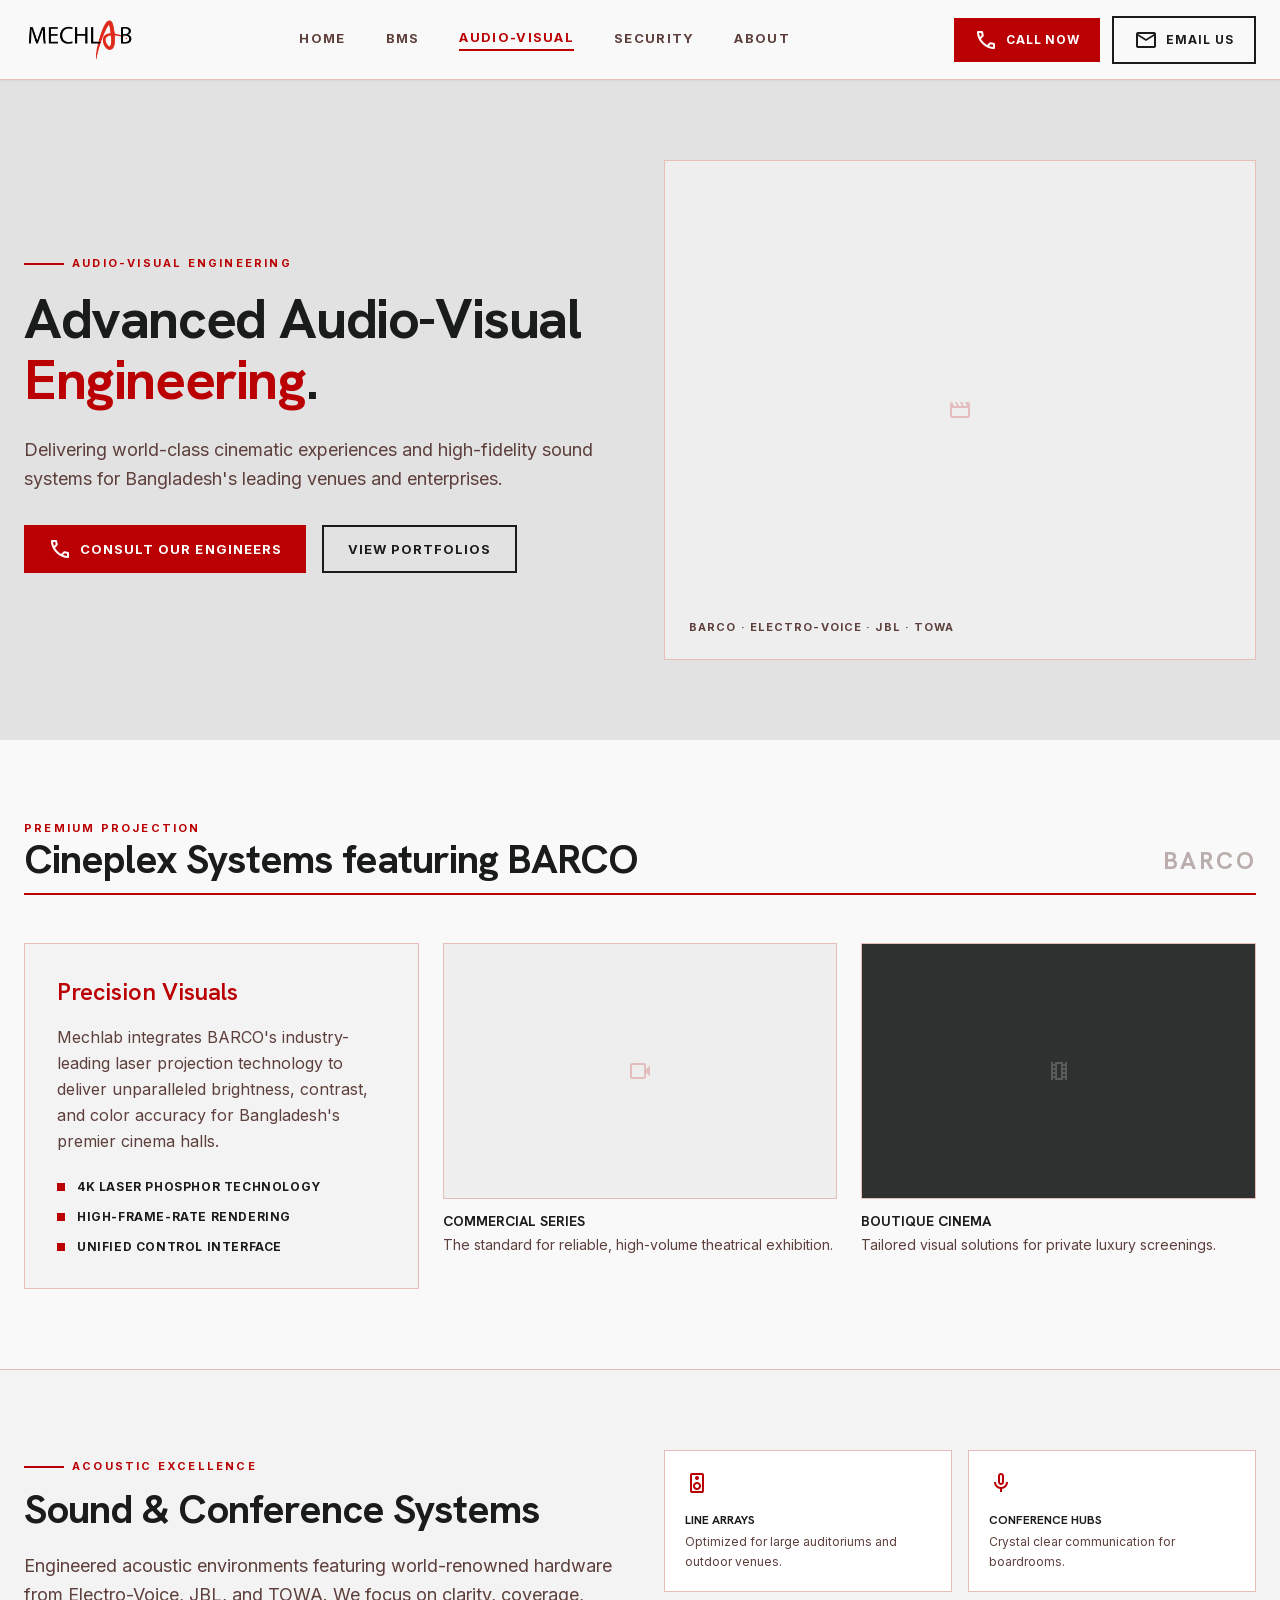
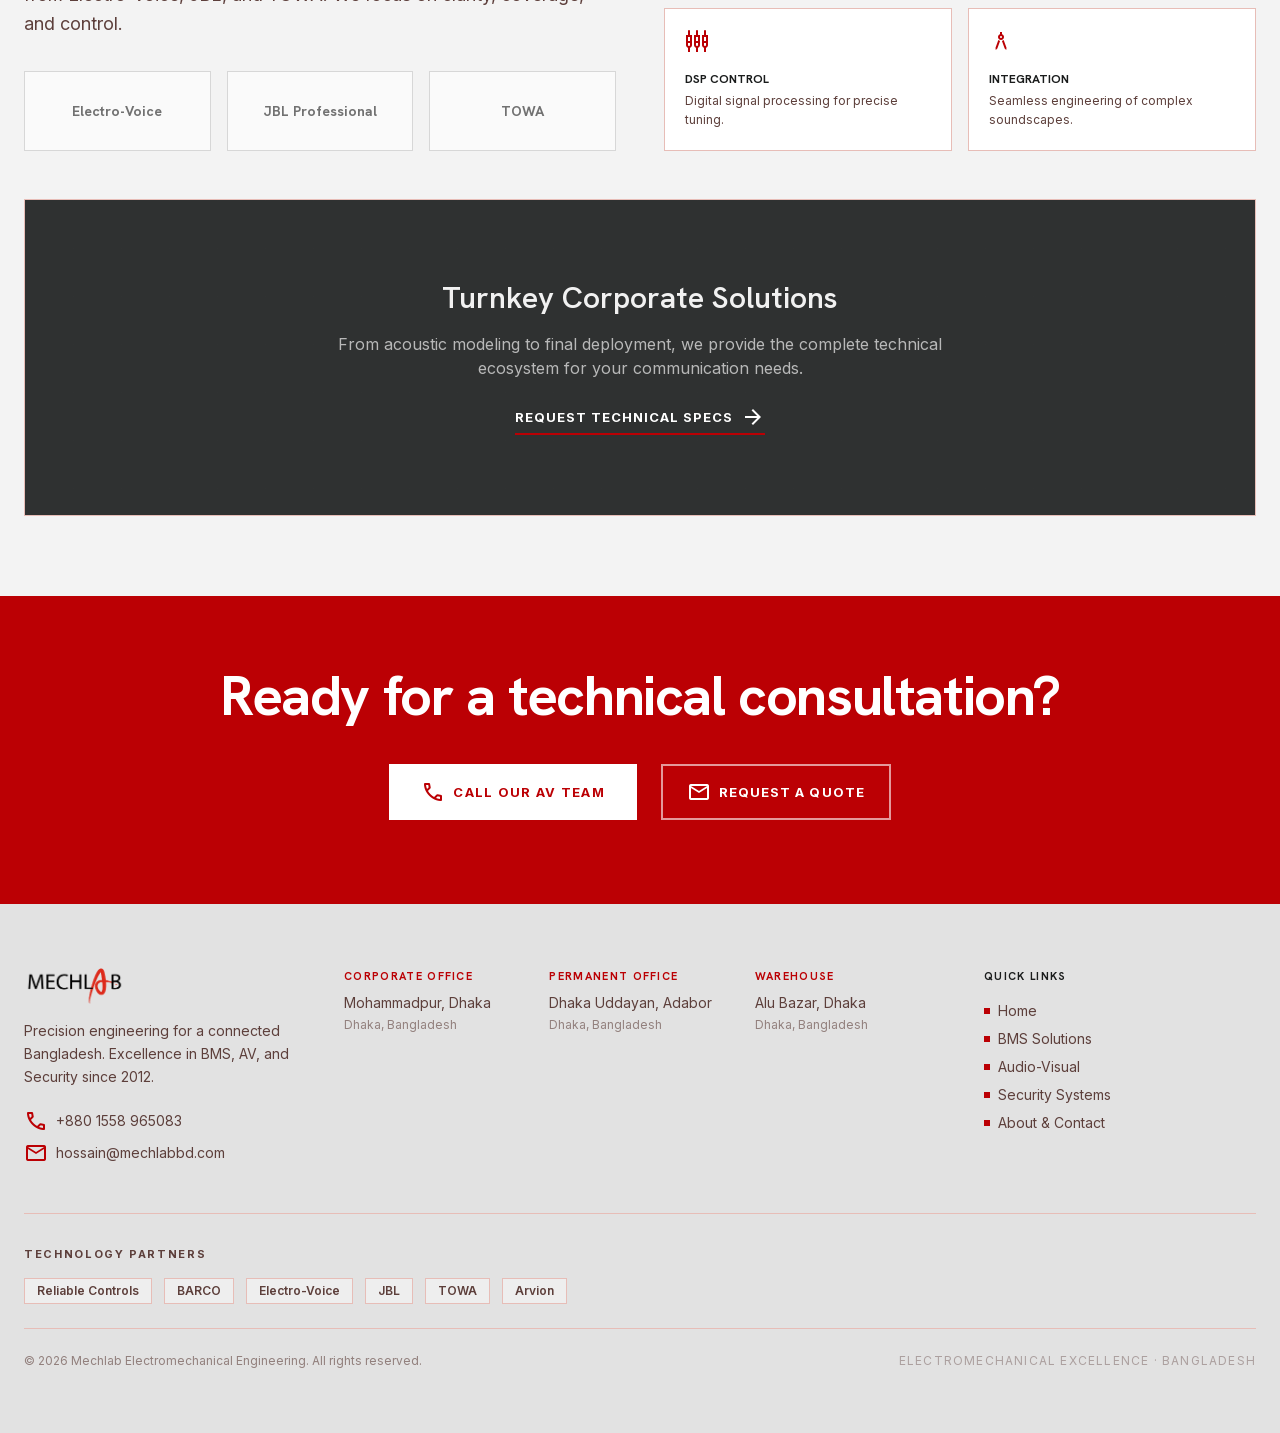
<file: audio-visual/index.html>
<!DOCTYPE html><html lang="en" class="__variable_cc0060 __variable_f367f3"><head><meta charSet="utf-8"/><meta name="viewport" content="width=device-width, initial-scale=1"/><link rel="preload" as="image" href="/Logo.png" fetchPriority="high"/><link rel="stylesheet" href="/_next/static/css/00933184ba4f6944.css" data-precedence="next"/><link rel="preload" as="script" fetchPriority="low" href="/_next/static/chunks/webpack-7ab8d7d1562cad4b.js"/><script src="/_next/static/chunks/fd9d1056-3eee857bde8f3b06.js" async=""></script><script src="/_next/static/chunks/117-52c04c3c425f7752.js" async=""></script><script src="/_next/static/chunks/main-app-5ecc855e1d70945c.js" async=""></script><script src="/_next/static/chunks/972-380f0c685af81116.js" async=""></script><script src="/_next/static/chunks/844-70be492dfd88fde2.js" async=""></script><script src="/_next/static/chunks/app/layout-7e31e3b06a4ca4ec.js" async=""></script><script src="/_next/static/chunks/app/page-302e1de9fdd4956b.js" async=""></script><link rel="preconnect" href="https://fonts.googleapis.com"/><link rel="preconnect" href="https://fonts.gstatic.com" crossorigin=""/><title>Audio-Visual Solutions Bangladesh — BARCO Cineplex &amp; Sound Systems | Mechlab Engineering Bangladesh</title><meta name="description" content="Mechlab delivers world-class AV engineering in Bangladesh — BARCO cineplex projection, Electro-Voice &amp; JBL sound systems, and turnkey conference solutions."/><meta name="keywords" content="electromechanical engineering Bangladesh,BMS Bangladesh,Reliable Controls dealer Bangladesh,building automation Bangladesh,BARCO Bangladesh,HVAC integration Bangladesh,access control Bangladesh,UVSS Bangladesh,audio visual Bangladesh,Mechlab"/><link rel="canonical" href="https://mechlabbd.com/"/><meta property="og:title" content="Mechlab | Electromechanical Engineering Partner Bangladesh"/><meta property="og:description" content="Bangladesh&#x27;s premier electromechanical engineering firm. BMS, AV &amp; Security solutions — From Design to Startup."/><meta property="og:url" content="https://mechlabbd.com/"/><meta property="og:site_name" content="Mechlab Engineering"/><meta property="og:locale" content="en_BD"/><meta property="og:type" content="website"/><meta name="twitter:card" content="summary"/><meta name="twitter:title" content="Mechlab | Electromechanical Engineering Partner Bangladesh"/><meta name="twitter:description" content="Bangladesh&#x27;s premier electromechanical engineering firm. BMS, AV &amp; Security solutions — From Design to Startup."/><link rel="shortcut icon" href="/favicon.png"/><link rel="icon" href="/favicon.png"/><link href="https://fonts.googleapis.com/css2?family=Material+Symbols+Outlined:opsz,wght,FILL,GRAD@20..48,100..700,0..1,-50..200&amp;display=swap" rel="stylesheet"/><script src="/_next/static/chunks/polyfills-42372ed130431b0a.js" noModule=""></script></head><body class="bg-surface text-on-surface font-body antialiased"><header class="sticky top-0 z-50 w-full bg-surface border-b border-outline-var shadow-sm h-20"><div class="flex justify-between items-center h-full px-6 max-w-container mx-auto"><a class="flex items-center gap-3" href="/"><img alt="Mechlab" fetchPriority="high" width="120" height="38" decoding="async" data-nimg="1" class="h-10 w-auto" style="color:transparent" src="/Logo.png"/></a><nav class="hidden md:flex items-center gap-10"><a class="text-[13px] font-bold tracking-[0.1em] uppercase transition-colors pb-0.5 text-on-surface-var hover:text-primary" href="/">Home</a><a class="text-[13px] font-bold tracking-[0.1em] uppercase transition-colors pb-0.5 text-on-surface-var hover:text-primary" href="/building-management/">BMS</a><a class="text-[13px] font-bold tracking-[0.1em] uppercase transition-colors pb-0.5 text-primary border-b-2 border-primary" href="/audio-visual/">Audio-Visual</a><a class="text-[13px] font-bold tracking-[0.1em] uppercase transition-colors pb-0.5 text-on-surface-var hover:text-primary" href="/security-systems/">Security</a><a class="text-[13px] font-bold tracking-[0.1em] uppercase transition-colors pb-0.5 text-on-surface-var hover:text-primary" href="/about/">About</a></nav><div class="hidden sm:flex items-center gap-3"><a href="tel:+8801558965083" class="btn-primary text-[12px] py-2.5 px-5"><span class="material-symbols-outlined text-[16px]">phone</span>Call Now</a><a href="mailto:hossain@mechlabbd.com" class="btn-outline text-[12px] py-2.5 px-5"><span class="material-symbols-outlined text-[16px]">mail</span>Email Us</a></div><button class="md:hidden text-on-surface p-2" aria-label="Toggle menu"><span class="material-symbols-outlined text-[28px]">menu</span></button></div></header><main><section class="relative bg-surface-highest overflow-hidden"><div class="page-wrap py-20 grid grid-cols-1 md:grid-cols-2 gap-12 items-center"><div class="z-10"><p class="section-tag">Audio-Visual Engineering</p><h1 class="font-heading text-4xl md:text-[56px] font-bold leading-[1.1] tracking-tight text-on-surface mb-6">Advanced Audio-Visual<!-- --> <span class="text-primary">Engineering</span>.</h1><p class="text-on-surface-var text-lg leading-relaxed mb-8 max-w-xl">Delivering world-class cinematic experiences and high-fidelity sound systems for Bangladesh&#x27;s leading venues and enterprises.</p><div class="flex flex-wrap gap-4"><a href="tel:+8801558965083" class="btn-primary"><span class="material-symbols-outlined text-[16px]">phone</span>Consult Our Engineers</a><a href="mailto:hossain@mechlabbd.com" class="btn-outline">View Portfolios</a></div></div><div class="relative h-[400px] md:h-[500px] bg-surface-container border border-outline-var overflow-hidden flex items-center justify-center"><div class="absolute inset-0 grid-bg opacity-40"></div><span class="material-symbols-outlined text-[120px] text-primary opacity-20">movie</span><div class="absolute bottom-6 left-6 right-6"><p class="text-[11px] font-bold tracking-widest uppercase text-on-surface-var">BARCO · Electro-Voice · JBL · TOWA</p></div></div></div></section><section class="py-20 bg-surface" id="cineplex"><div class="page-wrap"><div class="flex flex-col md:flex-row justify-between items-end mb-12 border-b-2 border-primary pb-4"><div><p class="text-primary text-[11px] font-bold tracking-[0.2em] uppercase mb-1">Premium Projection</p><h2 class="font-heading text-3xl md:text-[40px] font-bold tracking-tight text-on-surface">Cineplex Systems featuring BARCO</h2></div><span class="hidden md:block font-heading text-2xl font-bold text-on-surface-var/40 tracking-widest">BARCO</span></div><div class="grid grid-cols-1 lg:grid-cols-12 gap-6"><div class="lg:col-span-4 bg-surface-low border border-outline-var p-8"><h3 class="font-heading text-2xl font-semibold text-primary mb-4">Precision Visuals</h3><p class="text-on-surface-var text-base leading-relaxed mb-6">Mechlab integrates BARCO&#x27;s industry-leading laser projection technology to deliver unparalleled brightness, contrast, and color accuracy for Bangladesh&#x27;s premier cinema halls.</p><ul class="space-y-3"><li class="flex items-center gap-3 text-[12px] font-bold tracking-wider uppercase"><span class="w-2 h-2 bg-primary flex-shrink-0"></span>4K Laser Phosphor Technology</li><li class="flex items-center gap-3 text-[12px] font-bold tracking-wider uppercase"><span class="w-2 h-2 bg-primary flex-shrink-0"></span>High-Frame-Rate Rendering</li><li class="flex items-center gap-3 text-[12px] font-bold tracking-wider uppercase"><span class="w-2 h-2 bg-primary flex-shrink-0"></span>Unified Control Interface</li></ul></div><div class="lg:col-span-8"><div class="grid grid-cols-1 md:grid-cols-2 gap-6"><div class="group cursor-pointer"><div class="overflow-hidden mb-3 border border-outline-var h-64 bg-surface-container flex items-center justify-center relative"><div class="absolute inset-0 grid-bg opacity-30"></div><span class="material-symbols-outlined text-[80px] text-primary opacity-20">videocam</span></div><h4 class="font-heading font-bold uppercase text-sm mb-1 group-hover:text-primary transition-colors">Commercial Series</h4><p class="text-on-surface-var text-sm">The standard for reliable, high-volume theatrical exhibition.</p></div><div class="group cursor-pointer"><div class="overflow-hidden mb-3 border border-outline-var h-64 bg-inverse-surface flex items-center justify-center relative"><div class="absolute inset-0 grid-bg opacity-10"></div><span class="material-symbols-outlined text-[80px] text-white opacity-20">theaters</span></div><h4 class="font-heading font-bold uppercase text-sm mb-1 group-hover:text-primary transition-colors">Boutique Cinema</h4><p class="text-on-surface-var text-sm">Tailored visual solutions for private luxury screenings.</p></div></div></div></div></div></section><section class="py-20 bg-surface-low border-t border-outline-var" id="sound"><div class="page-wrap"><div class="grid grid-cols-1 lg:grid-cols-2 gap-12 mb-12"><div><p class="section-tag">Acoustic Excellence</p><h2 class="font-heading text-3xl md:text-[40px] font-bold tracking-tight text-on-surface mb-6">Sound &amp; Conference Systems</h2><p class="text-on-surface-var text-lg leading-relaxed mb-8">Engineered acoustic environments featuring world-renowned hardware from Electro-Voice, JBL, and TOWA. We focus on clarity, coverage, and control.</p><div class="grid grid-cols-3 gap-4 grayscale opacity-60"><div class="flex items-center justify-center p-4 bg-surface-white border border-outline-var h-20"><span class="font-heading font-bold text-sm text-center">Electro-Voice</span></div><div class="flex items-center justify-center p-4 bg-surface-white border border-outline-var h-20"><span class="font-heading font-bold text-sm text-center">JBL Professional</span></div><div class="flex items-center justify-center p-4 bg-surface-white border border-outline-var h-20"><span class="font-heading font-bold text-sm text-center">TOWA</span></div></div></div><div class="grid grid-cols-2 gap-4"><div class="bg-surface-white border border-outline-var p-5 flex flex-col justify-between"><span class="material-symbols-outlined text-primary text-4xl mb-3">speaker</span><div><h5 class="font-bold uppercase text-xs mb-1">Line Arrays</h5><p class="text-on-surface-var text-xs leading-relaxed">Optimized for large auditoriums and outdoor venues.</p></div></div><div class="bg-surface-white border border-outline-var p-5 flex flex-col justify-between"><span class="material-symbols-outlined text-primary text-4xl mb-3">mic</span><div><h5 class="font-bold uppercase text-xs mb-1">Conference Hubs</h5><p class="text-on-surface-var text-xs leading-relaxed">Crystal clear communication for boardrooms.</p></div></div><div class="bg-surface-white border border-outline-var p-5 flex flex-col justify-between"><span class="material-symbols-outlined text-primary text-4xl mb-3">settings_input_component</span><div><h5 class="font-bold uppercase text-xs mb-1">DSP Control</h5><p class="text-on-surface-var text-xs leading-relaxed">Digital signal processing for precise tuning.</p></div></div><div class="bg-surface-white border border-outline-var p-5 flex flex-col justify-between"><span class="material-symbols-outlined text-primary text-4xl mb-3">architecture</span><div><h5 class="font-bold uppercase text-xs mb-1">Integration</h5><p class="text-on-surface-var text-xs leading-relaxed">Seamless engineering of complex soundscapes.</p></div></div></div></div><div class="relative overflow-hidden border border-outline-var bg-inverse-surface"><div class="absolute inset-0 grid-bg opacity-10"></div><div class="relative flex items-center justify-center p-20 text-center"><div class="max-w-2xl"><h3 class="text-inverse-on-surface font-heading text-3xl font-semibold mb-4">Turnkey Corporate Solutions</h3><p class="text-inverse-on-surface/70 text-base mb-6">From acoustic modeling to final deployment, we provide the complete technical ecosystem for your communication needs.</p><a href="mailto:hossain@mechlabbd.com" class="inline-flex items-center gap-2 text-white text-[13px] font-bold tracking-[0.08em] uppercase border-b-2 border-primary pb-1 hover:text-primary transition-all">Request technical specs<span class="material-symbols-outlined text-[18px]">arrow_forward</span></a></div></div></div></div></section><section class="bg-primary py-20 text-center"><div class="page-wrap"><h2 class="font-heading text-4xl md:text-[56px] font-bold tracking-tight text-white mb-12">Ready for a technical consultation?</h2><div class="flex flex-col md:flex-row justify-center gap-6"><a href="tel:+8801558965083" class="inline-flex items-center justify-center gap-2 bg-white text-primary px-8 py-4 text-[13px] font-bold tracking-widest uppercase hover:bg-surface-low transition-all"><span class="material-symbols-outlined text-[16px]">phone</span>Call Our AV Team</a><a href="mailto:hossain@mechlabbd.com" class="btn-outline-white justify-center"><span class="material-symbols-outlined text-[16px]">mail</span>Request a Quote</a></div></div></section></main><footer class="bg-surface-highest border-t-4 border-primary w-full"><div class="page-wrap py-16"><div class="grid grid-cols-1 md:grid-cols-4 gap-12 mb-12"><div><img alt="Mechlab" loading="lazy" width="120" height="38" decoding="async" data-nimg="1" class="h-9 w-auto mb-4" style="color:transparent" src="/Logo.png"/><p class="text-on-surface-var text-sm leading-relaxed mb-5">Precision engineering for a connected Bangladesh. Excellence in BMS, AV, and Security since 2012.</p><div class="space-y-2"><a href="tel:+8801558965083" class="flex items-center gap-2 text-on-surface-var hover:text-primary text-sm transition-colors"><span class="material-symbols-outlined text-[16px] text-primary">phone</span>+880 1558 965083</a><a href="mailto:hossain@mechlabbd.com" class="flex items-center gap-2 text-on-surface-var hover:text-primary text-sm transition-colors"><span class="material-symbols-outlined text-[16px] text-primary">mail</span>hossain@mechlabbd.com</a></div></div><div class="md:col-span-2 grid grid-cols-1 sm:grid-cols-3 gap-6"><div><h4 class="text-[11px] font-bold tracking-[0.12em] uppercase text-primary mb-2">Corporate Office</h4><p class="text-on-surface-var text-sm">Mohammadpur, Dhaka</p><p class="text-on-surface-var/60 text-xs mt-1">Dhaka, Bangladesh</p></div><div><h4 class="text-[11px] font-bold tracking-[0.12em] uppercase text-primary mb-2">Permanent Office</h4><p class="text-on-surface-var text-sm">Dhaka Uddayan, Adabor</p><p class="text-on-surface-var/60 text-xs mt-1">Dhaka, Bangladesh</p></div><div><h4 class="text-[11px] font-bold tracking-[0.12em] uppercase text-primary mb-2">Warehouse</h4><p class="text-on-surface-var text-sm">Alu Bazar, Dhaka</p><p class="text-on-surface-var/60 text-xs mt-1">Dhaka, Bangladesh</p></div></div><div><h4 class="text-[11px] font-bold tracking-[0.12em] uppercase text-on-surface mb-4">Quick Links</h4><ul class="space-y-2"><li><a class="flex items-center gap-2 text-on-surface-var hover:text-primary text-sm transition-colors" href="/"><span class="w-1.5 h-1.5 bg-primary flex-shrink-0"></span>Home</a></li><li><a class="flex items-center gap-2 text-on-surface-var hover:text-primary text-sm transition-colors" href="/building-management/"><span class="w-1.5 h-1.5 bg-primary flex-shrink-0"></span>BMS Solutions</a></li><li><a class="flex items-center gap-2 text-on-surface-var hover:text-primary text-sm transition-colors" href="/audio-visual/"><span class="w-1.5 h-1.5 bg-primary flex-shrink-0"></span>Audio-Visual</a></li><li><a class="flex items-center gap-2 text-on-surface-var hover:text-primary text-sm transition-colors" href="/security-systems/"><span class="w-1.5 h-1.5 bg-primary flex-shrink-0"></span>Security Systems</a></li><li><a class="flex items-center gap-2 text-on-surface-var hover:text-primary text-sm transition-colors" href="/about/"><span class="w-1.5 h-1.5 bg-primary flex-shrink-0"></span>About &amp; Contact</a></li></ul></div></div><div class="border-t border-outline-var pt-8 mb-6"><p class="text-[11px] font-bold tracking-[0.15em] uppercase text-on-surface-var mb-4">Technology Partners</p><div class="flex flex-wrap gap-3"><span class="px-3 py-1 bg-surface-container border border-outline-var text-on-surface-var text-xs font-semibold">Reliable Controls</span><span class="px-3 py-1 bg-surface-container border border-outline-var text-on-surface-var text-xs font-semibold">BARCO</span><span class="px-3 py-1 bg-surface-container border border-outline-var text-on-surface-var text-xs font-semibold">Electro-Voice</span><span class="px-3 py-1 bg-surface-container border border-outline-var text-on-surface-var text-xs font-semibold">JBL</span><span class="px-3 py-1 bg-surface-container border border-outline-var text-on-surface-var text-xs font-semibold">TOWA</span><span class="px-3 py-1 bg-surface-container border border-outline-var text-on-surface-var text-xs font-semibold">Arvion</span></div></div><div class="border-t border-outline-var pt-6 flex flex-col sm:flex-row items-center justify-between gap-3"><p class="text-on-surface-var/60 text-xs">© <!-- -->2026<!-- --> Mechlab Electromechanical Engineering. All rights reserved.</p><p class="text-on-surface-var/40 text-xs tracking-wide uppercase">Electromechanical Excellence · Bangladesh</p></div></div></footer><script src="/_next/static/chunks/webpack-7ab8d7d1562cad4b.js" async=""></script><script>(self.__next_f=self.__next_f||[]).push([0]);self.__next_f.push([2,null])</script><script>self.__next_f.push([1,"1:HL[\"/_next/static/css/00933184ba4f6944.css\",\"style\"]\n"])</script><script>self.__next_f.push([1,"2:I[2846,[],\"\"]\n4:I[4707,[],\"\"]\n5:I[6423,[],\"\"]\n6:I[4196,[\"972\",\"static/chunks/972-380f0c685af81116.js\",\"844\",\"static/chunks/844-70be492dfd88fde2.js\",\"185\",\"static/chunks/app/layout-7e31e3b06a4ca4ec.js\"],\"default\"]\n7:I[5878,[\"972\",\"static/chunks/972-380f0c685af81116.js\",\"844\",\"static/chunks/844-70be492dfd88fde2.js\",\"185\",\"static/chunks/app/layout-7e31e3b06a4ca4ec.js\"],\"Image\"]\n8:I[2972,[\"972\",\"static/chunks/972-380f0c685af81116.js\",\"931\",\"static/chunks/app/page-302e1de9fdd4956b.js\"],\"\"]\na:I[1060,[],\"\"]\nb:[]\n"])</script><script>self.__next_f.push([1,"0:[\"$\",\"$L2\",null,{\"buildId\":\"CqYeRAuzGyCgP7gf85df0\",\"assetPrefix\":\"\",\"urlParts\":[\"\",\"audio-visual\",\"\"],\"initialTree\":[\"\",{\"children\":[\"audio-visual\",{\"children\":[\"__PAGE__\",{}]}]},\"$undefined\",\"$undefined\",true],\"initialSeedData\":[\"\",{\"children\":[\"audio-visual\",{\"children\":[\"__PAGE__\",{},[[\"$L3\",[[\"$\",\"section\",null,{\"className\":\"relative bg-surface-highest overflow-hidden\",\"children\":[\"$\",\"div\",null,{\"className\":\"page-wrap py-20 grid grid-cols-1 md:grid-cols-2 gap-12 items-center\",\"children\":[[\"$\",\"div\",null,{\"className\":\"z-10\",\"children\":[[\"$\",\"p\",null,{\"className\":\"section-tag\",\"children\":\"Audio-Visual Engineering\"}],[\"$\",\"h1\",null,{\"className\":\"font-heading text-4xl md:text-[56px] font-bold leading-[1.1] tracking-tight text-on-surface mb-6\",\"children\":[\"Advanced Audio-Visual\",\" \",[\"$\",\"span\",null,{\"className\":\"text-primary\",\"children\":\"Engineering\"}],\".\"]}],[\"$\",\"p\",null,{\"className\":\"text-on-surface-var text-lg leading-relaxed mb-8 max-w-xl\",\"children\":\"Delivering world-class cinematic experiences and high-fidelity sound systems for Bangladesh's leading venues and enterprises.\"}],[\"$\",\"div\",null,{\"className\":\"flex flex-wrap gap-4\",\"children\":[[\"$\",\"a\",null,{\"href\":\"tel:+8801558965083\",\"className\":\"btn-primary\",\"children\":[[\"$\",\"span\",null,{\"className\":\"material-symbols-outlined text-[16px]\",\"children\":\"phone\"}],\"Consult Our Engineers\"]}],[\"$\",\"a\",null,{\"href\":\"mailto:hossain@mechlabbd.com\",\"className\":\"btn-outline\",\"children\":\"View Portfolios\"}]]}]]}],[\"$\",\"div\",null,{\"className\":\"relative h-[400px] md:h-[500px] bg-surface-container border border-outline-var overflow-hidden flex items-center justify-center\",\"children\":[[\"$\",\"div\",null,{\"className\":\"absolute inset-0 grid-bg opacity-40\"}],[\"$\",\"span\",null,{\"className\":\"material-symbols-outlined text-[120px] text-primary opacity-20\",\"children\":\"movie\"}],[\"$\",\"div\",null,{\"className\":\"absolute bottom-6 left-6 right-6\",\"children\":[\"$\",\"p\",null,{\"className\":\"text-[11px] font-bold tracking-widest uppercase text-on-surface-var\",\"children\":\"BARCO · Electro-Voice · JBL · TOWA\"}]}]]}]]}]}],[\"$\",\"section\",null,{\"className\":\"py-20 bg-surface\",\"id\":\"cineplex\",\"children\":[\"$\",\"div\",null,{\"className\":\"page-wrap\",\"children\":[[\"$\",\"div\",null,{\"className\":\"flex flex-col md:flex-row justify-between items-end mb-12 border-b-2 border-primary pb-4\",\"children\":[[\"$\",\"div\",null,{\"children\":[[\"$\",\"p\",null,{\"className\":\"text-primary text-[11px] font-bold tracking-[0.2em] uppercase mb-1\",\"children\":\"Premium Projection\"}],[\"$\",\"h2\",null,{\"className\":\"font-heading text-3xl md:text-[40px] font-bold tracking-tight text-on-surface\",\"children\":\"Cineplex Systems featuring BARCO\"}]]}],[\"$\",\"span\",null,{\"className\":\"hidden md:block font-heading text-2xl font-bold text-on-surface-var/40 tracking-widest\",\"children\":\"BARCO\"}]]}],[\"$\",\"div\",null,{\"className\":\"grid grid-cols-1 lg:grid-cols-12 gap-6\",\"children\":[[\"$\",\"div\",null,{\"className\":\"lg:col-span-4 bg-surface-low border border-outline-var p-8\",\"children\":[[\"$\",\"h3\",null,{\"className\":\"font-heading text-2xl font-semibold text-primary mb-4\",\"children\":\"Precision Visuals\"}],[\"$\",\"p\",null,{\"className\":\"text-on-surface-var text-base leading-relaxed mb-6\",\"children\":\"Mechlab integrates BARCO's industry-leading laser projection technology to deliver unparalleled brightness, contrast, and color accuracy for Bangladesh's premier cinema halls.\"}],[\"$\",\"ul\",null,{\"className\":\"space-y-3\",\"children\":[[\"$\",\"li\",\"4K Laser Phosphor Technology\",{\"className\":\"flex items-center gap-3 text-[12px] font-bold tracking-wider uppercase\",\"children\":[[\"$\",\"span\",null,{\"className\":\"w-2 h-2 bg-primary flex-shrink-0\"}],\"4K Laser Phosphor Technology\"]}],[\"$\",\"li\",\"High-Frame-Rate Rendering\",{\"className\":\"flex items-center gap-3 text-[12px] font-bold tracking-wider uppercase\",\"children\":[[\"$\",\"span\",null,{\"className\":\"w-2 h-2 bg-primary flex-shrink-0\"}],\"High-Frame-Rate Rendering\"]}],[\"$\",\"li\",\"Unified Control Interface\",{\"className\":\"flex items-center gap-3 text-[12px] font-bold tracking-wider uppercase\",\"children\":[[\"$\",\"span\",null,{\"className\":\"w-2 h-2 bg-primary flex-shrink-0\"}],\"Unified Control Interface\"]}]]}]]}],[\"$\",\"div\",null,{\"className\":\"lg:col-span-8\",\"children\":[\"$\",\"div\",null,{\"className\":\"grid grid-cols-1 md:grid-cols-2 gap-6\",\"children\":[[\"$\",\"div\",null,{\"className\":\"group cursor-pointer\",\"children\":[[\"$\",\"div\",null,{\"className\":\"overflow-hidden mb-3 border border-outline-var h-64 bg-surface-container flex items-center justify-center relative\",\"children\":[[\"$\",\"div\",null,{\"className\":\"absolute inset-0 grid-bg opacity-30\"}],[\"$\",\"span\",null,{\"className\":\"material-symbols-outlined text-[80px] text-primary opacity-20\",\"children\":\"videocam\"}]]}],[\"$\",\"h4\",null,{\"className\":\"font-heading font-bold uppercase text-sm mb-1 group-hover:text-primary transition-colors\",\"children\":\"Commercial Series\"}],[\"$\",\"p\",null,{\"className\":\"text-on-surface-var text-sm\",\"children\":\"The standard for reliable, high-volume theatrical exhibition.\"}]]}],[\"$\",\"div\",null,{\"className\":\"group cursor-pointer\",\"children\":[[\"$\",\"div\",null,{\"className\":\"overflow-hidden mb-3 border border-outline-var h-64 bg-inverse-surface flex items-center justify-center relative\",\"children\":[[\"$\",\"div\",null,{\"className\":\"absolute inset-0 grid-bg opacity-10\"}],[\"$\",\"span\",null,{\"className\":\"material-symbols-outlined text-[80px] text-white opacity-20\",\"children\":\"theaters\"}]]}],[\"$\",\"h4\",null,{\"className\":\"font-heading font-bold uppercase text-sm mb-1 group-hover:text-primary transition-colors\",\"children\":\"Boutique Cinema\"}],[\"$\",\"p\",null,{\"className\":\"text-on-surface-var text-sm\",\"children\":\"Tailored visual solutions for private luxury screenings.\"}]]}]]}]}]]}]]}]}],[\"$\",\"section\",null,{\"className\":\"py-20 bg-surface-low border-t border-outline-var\",\"id\":\"sound\",\"children\":[\"$\",\"div\",null,{\"className\":\"page-wrap\",\"children\":[[\"$\",\"div\",null,{\"className\":\"grid grid-cols-1 lg:grid-cols-2 gap-12 mb-12\",\"children\":[[\"$\",\"div\",null,{\"children\":[[\"$\",\"p\",null,{\"className\":\"section-tag\",\"children\":\"Acoustic Excellence\"}],[\"$\",\"h2\",null,{\"className\":\"font-heading text-3xl md:text-[40px] font-bold tracking-tight text-on-surface mb-6\",\"children\":\"Sound \u0026 Conference Systems\"}],[\"$\",\"p\",null,{\"className\":\"text-on-surface-var text-lg leading-relaxed mb-8\",\"children\":\"Engineered acoustic environments featuring world-renowned hardware from Electro-Voice, JBL, and TOWA. We focus on clarity, coverage, and control.\"}],[\"$\",\"div\",null,{\"className\":\"grid grid-cols-3 gap-4 grayscale opacity-60\",\"children\":[[\"$\",\"div\",\"Electro-Voice\",{\"className\":\"flex items-center justify-center p-4 bg-surface-white border border-outline-var h-20\",\"children\":[\"$\",\"span\",null,{\"className\":\"font-heading font-bold text-sm text-center\",\"children\":\"Electro-Voice\"}]}],[\"$\",\"div\",\"JBL Professional\",{\"className\":\"flex items-center justify-center p-4 bg-surface-white border border-outline-var h-20\",\"children\":[\"$\",\"span\",null,{\"className\":\"font-heading font-bold text-sm text-center\",\"children\":\"JBL Professional\"}]}],[\"$\",\"div\",\"TOWA\",{\"className\":\"flex items-center justify-center p-4 bg-surface-white border border-outline-var h-20\",\"children\":[\"$\",\"span\",null,{\"className\":\"font-heading font-bold text-sm text-center\",\"children\":\"TOWA\"}]}]]}]]}],[\"$\",\"div\",null,{\"className\":\"grid grid-cols-2 gap-4\",\"children\":[[\"$\",\"div\",\"Line Arrays\",{\"className\":\"bg-surface-white border border-outline-var p-5 flex flex-col justify-between\",\"children\":[[\"$\",\"span\",null,{\"className\":\"material-symbols-outlined text-primary text-4xl mb-3\",\"children\":\"speaker\"}],[\"$\",\"div\",null,{\"children\":[[\"$\",\"h5\",null,{\"className\":\"font-bold uppercase text-xs mb-1\",\"children\":\"Line Arrays\"}],[\"$\",\"p\",null,{\"className\":\"text-on-surface-var text-xs leading-relaxed\",\"children\":\"Optimized for large auditoriums and outdoor venues.\"}]]}]]}],[\"$\",\"div\",\"Conference Hubs\",{\"className\":\"bg-surface-white border border-outline-var p-5 flex flex-col justify-between\",\"children\":[[\"$\",\"span\",null,{\"className\":\"material-symbols-outlined text-primary text-4xl mb-3\",\"children\":\"mic\"}],[\"$\",\"div\",null,{\"children\":[[\"$\",\"h5\",null,{\"className\":\"font-bold uppercase text-xs mb-1\",\"children\":\"Conference Hubs\"}],[\"$\",\"p\",null,{\"className\":\"text-on-surface-var text-xs leading-relaxed\",\"children\":\"Crystal clear communication for boardrooms.\"}]]}]]}],[\"$\",\"div\",\"DSP Control\",{\"className\":\"bg-surface-white border border-outline-var p-5 flex flex-col justify-between\",\"children\":[[\"$\",\"span\",null,{\"className\":\"material-symbols-outlined text-primary text-4xl mb-3\",\"children\":\"settings_input_component\"}],[\"$\",\"div\",null,{\"children\":[[\"$\",\"h5\",null,{\"className\":\"font-bold uppercase text-xs mb-1\",\"children\":\"DSP Control\"}],[\"$\",\"p\",null,{\"className\":\"text-on-surface-var text-xs leading-relaxed\",\"children\":\"Digital signal processing for precise tuning.\"}]]}]]}],[\"$\",\"div\",\"Integration\",{\"className\":\"bg-surface-white border border-outline-var p-5 flex flex-col justify-between\",\"children\":[[\"$\",\"span\",null,{\"className\":\"material-symbols-outlined text-primary text-4xl mb-3\",\"children\":\"architecture\"}],[\"$\",\"div\",null,{\"children\":[[\"$\",\"h5\",null,{\"className\":\"font-bold uppercase text-xs mb-1\",\"children\":\"Integration\"}],[\"$\",\"p\",null,{\"className\":\"text-on-surface-var text-xs leading-relaxed\",\"children\":\"Seamless engineering of complex soundscapes.\"}]]}]]}]]}]]}],[\"$\",\"div\",null,{\"className\":\"relative overflow-hidden border border-outline-var bg-inverse-surface\",\"children\":[[\"$\",\"div\",null,{\"className\":\"absolute inset-0 grid-bg opacity-10\"}],[\"$\",\"div\",null,{\"className\":\"relative flex items-center justify-center p-20 text-center\",\"children\":[\"$\",\"div\",null,{\"className\":\"max-w-2xl\",\"children\":[[\"$\",\"h3\",null,{\"className\":\"text-inverse-on-surface font-heading text-3xl font-semibold mb-4\",\"children\":\"Turnkey Corporate Solutions\"}],[\"$\",\"p\",null,{\"className\":\"text-inverse-on-surface/70 text-base mb-6\",\"children\":\"From acoustic modeling to final deployment, we provide the complete technical ecosystem for your communication needs.\"}],[\"$\",\"a\",null,{\"href\":\"mailto:hossain@mechlabbd.com\",\"className\":\"inline-flex items-center gap-2 text-white text-[13px] font-bold tracking-[0.08em] uppercase border-b-2 border-primary pb-1 hover:text-primary transition-all\",\"children\":[\"Request technical specs\",[\"$\",\"span\",null,{\"className\":\"material-symbols-outlined text-[18px]\",\"children\":\"arrow_forward\"}]]}]]}]}]]}]]}]}],[\"$\",\"section\",null,{\"className\":\"bg-primary py-20 text-center\",\"children\":[\"$\",\"div\",null,{\"className\":\"page-wrap\",\"children\":[[\"$\",\"h2\",null,{\"className\":\"font-heading text-4xl md:text-[56px] font-bold tracking-tight text-white mb-12\",\"children\":\"Ready for a technical consultation?\"}],[\"$\",\"div\",null,{\"className\":\"flex flex-col md:flex-row justify-center gap-6\",\"children\":[[\"$\",\"a\",null,{\"href\":\"tel:+8801558965083\",\"className\":\"inline-flex items-center justify-center gap-2 bg-white text-primary px-8 py-4 text-[13px] font-bold tracking-widest uppercase hover:bg-surface-low transition-all\",\"children\":[[\"$\",\"span\",null,{\"className\":\"material-symbols-outlined text-[16px]\",\"children\":\"phone\"}],\"Call Our AV Team\"]}],[\"$\",\"a\",null,{\"href\":\"mailto:hossain@mechlabbd.com\",\"className\":\"btn-outline-white justify-center\",\"children\":[[\"$\",\"span\",null,{\"className\":\"material-symbols-outlined text-[16px]\",\"children\":\"mail\"}],\"Request a Quote\"]}]]}]]}]}]],null],null],null]},[null,[\"$\",\"$L4\",null,{\"parallelRouterKey\":\"children\",\"segmentPath\":[\"children\",\"audio-visual\",\"children\"],\"error\":\"$undefined\",\"errorStyles\":\"$undefined\",\"errorScripts\":\"$undefined\",\"template\":[\"$\",\"$L5\",null,{}],\"templateStyles\":\"$undefined\",\"templateScripts\":\"$undefined\",\"notFound\":\"$undefined\",\"notFoundStyles\":\"$undefined\"}]],null]},[[[[\"$\",\"link\",\"0\",{\"rel\":\"stylesheet\",\"href\":\"/_next/static/css/00933184ba4f6944.css\",\"precedence\":\"next\",\"crossOrigin\":\"$undefined\"}]],[\"$\",\"html\",null,{\"lang\":\"en\",\"className\":\"__variable_cc0060 __variable_f367f3\",\"children\":[[\"$\",\"head\",null,{\"children\":[[\"$\",\"link\",null,{\"rel\":\"preconnect\",\"href\":\"https://fonts.googleapis.com\"}],[\"$\",\"link\",null,{\"rel\":\"preconnect\",\"href\":\"https://fonts.gstatic.com\",\"crossOrigin\":\"\"}],[\"$\",\"link\",null,{\"href\":\"https://fonts.googleapis.com/css2?family=Material+Symbols+Outlined:opsz,wght,FILL,GRAD@20..48,100..700,0..1,-50..200\u0026display=swap\",\"rel\":\"stylesheet\"}]]}],[\"$\",\"body\",null,{\"className\":\"bg-surface text-on-surface font-body antialiased\",\"children\":[[\"$\",\"$L6\",null,{}],[\"$\",\"main\",null,{\"children\":[\"$\",\"$L4\",null,{\"parallelRouterKey\":\"children\",\"segmentPath\":[\"children\"],\"error\":\"$undefined\",\"errorStyles\":\"$undefined\",\"errorScripts\":\"$undefined\",\"template\":[\"$\",\"$L5\",null,{}],\"templateStyles\":\"$undefined\",\"templateScripts\":\"$undefined\",\"notFound\":[[\"$\",\"title\",null,{\"children\":\"404: This page could not be found.\"}],[\"$\",\"div\",null,{\"style\":{\"fontFamily\":\"system-ui,\\\"Segoe UI\\\",Roboto,Helvetica,Arial,sans-serif,\\\"Apple Color Emoji\\\",\\\"Segoe UI Emoji\\\"\",\"height\":\"100vh\",\"textAlign\":\"center\",\"display\":\"flex\",\"flexDirection\":\"column\",\"alignItems\":\"center\",\"justifyContent\":\"center\"},\"children\":[\"$\",\"div\",null,{\"children\":[[\"$\",\"style\",null,{\"dangerouslySetInnerHTML\":{\"__html\":\"body{color:#000;background:#fff;margin:0}.next-error-h1{border-right:1px solid rgba(0,0,0,.3)}@media (prefers-color-scheme:dark){body{color:#fff;background:#000}.next-error-h1{border-right:1px solid rgba(255,255,255,.3)}}\"}}],[\"$\",\"h1\",null,{\"className\":\"next-error-h1\",\"style\":{\"display\":\"inline-block\",\"margin\":\"0 20px 0 0\",\"padding\":\"0 23px 0 0\",\"fontSize\":24,\"fontWeight\":500,\"verticalAlign\":\"top\",\"lineHeight\":\"49px\"},\"children\":\"404\"}],[\"$\",\"div\",null,{\"style\":{\"display\":\"inline-block\"},\"children\":[\"$\",\"h2\",null,{\"style\":{\"fontSize\":14,\"fontWeight\":400,\"lineHeight\":\"49px\",\"margin\":0},\"children\":\"This page could not be found.\"}]}]]}]}]],\"notFoundStyles\":[]}]}],[\"$\",\"footer\",null,{\"className\":\"bg-surface-highest border-t-4 border-primary w-full\",\"children\":[\"$\",\"div\",null,{\"className\":\"page-wrap py-16\",\"children\":[[\"$\",\"div\",null,{\"className\":\"grid grid-cols-1 md:grid-cols-4 gap-12 mb-12\",\"children\":[[\"$\",\"div\",null,{\"children\":[[\"$\",\"$L7\",null,{\"src\":\"/Logo.png\",\"alt\":\"Mechlab\",\"width\":120,\"height\":38,\"className\":\"h-9 w-auto mb-4\"}],[\"$\",\"p\",null,{\"className\":\"text-on-surface-var text-sm leading-relaxed mb-5\",\"children\":\"Precision engineering for a connected Bangladesh. Excellence in BMS, AV, and Security since 2012.\"}],[\"$\",\"div\",null,{\"className\":\"space-y-2\",\"children\":[[\"$\",\"a\",null,{\"href\":\"tel:+8801558965083\",\"className\":\"flex items-center gap-2 text-on-surface-var hover:text-primary text-sm transition-colors\",\"children\":[[\"$\",\"span\",null,{\"className\":\"material-symbols-outlined text-[16px] text-primary\",\"children\":\"phone\"}],\"+880 1558 965083\"]}],[\"$\",\"a\",null,{\"href\":\"mailto:hossain@mechlabbd.com\",\"className\":\"flex items-center gap-2 text-on-surface-var hover:text-primary text-sm transition-colors\",\"children\":[[\"$\",\"span\",null,{\"className\":\"material-symbols-outlined text-[16px] text-primary\",\"children\":\"mail\"}],\"hossain@mechlabbd.com\"]}]]}]]}],[\"$\",\"div\",null,{\"className\":\"md:col-span-2 grid grid-cols-1 sm:grid-cols-3 gap-6\",\"children\":[[\"$\",\"div\",\"Corporate Office\",{\"children\":[[\"$\",\"h4\",null,{\"className\":\"text-[11px] font-bold tracking-[0.12em] uppercase text-primary mb-2\",\"children\":\"Corporate Office\"}],[\"$\",\"p\",null,{\"className\":\"text-on-surface-var text-sm\",\"children\":\"Mohammadpur, Dhaka\"}],[\"$\",\"p\",null,{\"className\":\"text-on-surface-var/60 text-xs mt-1\",\"children\":\"Dhaka, Bangladesh\"}]]}],[\"$\",\"div\",\"Permanent Office\",{\"children\":[[\"$\",\"h4\",null,{\"className\":\"text-[11px] font-bold tracking-[0.12em] uppercase text-primary mb-2\",\"children\":\"Permanent Office\"}],[\"$\",\"p\",null,{\"className\":\"text-on-surface-var text-sm\",\"children\":\"Dhaka Uddayan, Adabor\"}],[\"$\",\"p\",null,{\"className\":\"text-on-surface-var/60 text-xs mt-1\",\"children\":\"Dhaka, Bangladesh\"}]]}],[\"$\",\"div\",\"Warehouse\",{\"children\":[[\"$\",\"h4\",null,{\"className\":\"text-[11px] font-bold tracking-[0.12em] uppercase text-primary mb-2\",\"children\":\"Warehouse\"}],[\"$\",\"p\",null,{\"className\":\"text-on-surface-var text-sm\",\"children\":\"Alu Bazar, Dhaka\"}],[\"$\",\"p\",null,{\"className\":\"text-on-surface-var/60 text-xs mt-1\",\"children\":\"Dhaka, Bangladesh\"}]]}]]}],[\"$\",\"div\",null,{\"children\":[[\"$\",\"h4\",null,{\"className\":\"text-[11px] font-bold tracking-[0.12em] uppercase text-on-surface mb-4\",\"children\":\"Quick Links\"}],[\"$\",\"ul\",null,{\"className\":\"space-y-2\",\"children\":[[\"$\",\"li\",\"/\",{\"children\":[\"$\",\"$L8\",null,{\"href\":\"/\",\"className\":\"flex items-center gap-2 text-on-surface-var hover:text-primary text-sm transition-colors\",\"children\":[[\"$\",\"span\",null,{\"className\":\"w-1.5 h-1.5 bg-primary flex-shrink-0\"}],\"Home\"]}]}],[\"$\",\"li\",\"/building-management\",{\"children\":[\"$\",\"$L8\",null,{\"href\":\"/building-management\",\"className\":\"flex items-center gap-2 text-on-surface-var hover:text-primary text-sm transition-colors\",\"children\":[[\"$\",\"span\",null,{\"className\":\"w-1.5 h-1.5 bg-primary flex-shrink-0\"}],\"BMS Solutions\"]}]}],[\"$\",\"li\",\"/audio-visual\",{\"children\":[\"$\",\"$L8\",null,{\"href\":\"/audio-visual\",\"className\":\"flex items-center gap-2 text-on-surface-var hover:text-primary text-sm transition-colors\",\"children\":[[\"$\",\"span\",null,{\"className\":\"w-1.5 h-1.5 bg-primary flex-shrink-0\"}],\"Audio-Visual\"]}]}],[\"$\",\"li\",\"/security-systems\",{\"children\":[\"$\",\"$L8\",null,{\"href\":\"/security-systems\",\"className\":\"flex items-center gap-2 text-on-surface-var hover:text-primary text-sm transition-colors\",\"children\":[[\"$\",\"span\",null,{\"className\":\"w-1.5 h-1.5 bg-primary flex-shrink-0\"}],\"Security Systems\"]}]}],[\"$\",\"li\",\"/about\",{\"children\":[\"$\",\"$L8\",null,{\"href\":\"/about\",\"className\":\"flex items-center gap-2 text-on-surface-var hover:text-primary text-sm transition-colors\",\"children\":[[\"$\",\"span\",null,{\"className\":\"w-1.5 h-1.5 bg-primary flex-shrink-0\"}],\"About \u0026 Contact\"]}]}]]}]]}]]}],[\"$\",\"div\",null,{\"className\":\"border-t border-outline-var pt-8 mb-6\",\"children\":[[\"$\",\"p\",null,{\"className\":\"text-[11px] font-bold tracking-[0.15em] uppercase text-on-surface-var mb-4\",\"children\":\"Technology Partners\"}],[\"$\",\"div\",null,{\"className\":\"flex flex-wrap gap-3\",\"children\":[[\"$\",\"span\",\"Reliable Controls\",{\"className\":\"px-3 py-1 bg-surface-container border border-outline-var text-on-surface-var text-xs font-semibold\",\"children\":\"Reliable Controls\"}],[\"$\",\"span\",\"BARCO\",{\"className\":\"px-3 py-1 bg-surface-container border border-outline-var text-on-surface-var text-xs font-semibold\",\"children\":\"BARCO\"}],[\"$\",\"span\",\"Electro-Voice\",{\"className\":\"px-3 py-1 bg-surface-container border border-outline-var text-on-surface-var text-xs font-semibold\",\"children\":\"Electro-Voice\"}],[\"$\",\"span\",\"JBL\",{\"className\":\"px-3 py-1 bg-surface-container border border-outline-var text-on-surface-var text-xs font-semibold\",\"children\":\"JBL\"}],[\"$\",\"span\",\"TOWA\",{\"className\":\"px-3 py-1 bg-surface-container border border-outline-var text-on-surface-var text-xs font-semibold\",\"children\":\"TOWA\"}],[\"$\",\"span\",\"Arvion\",{\"className\":\"px-3 py-1 bg-surface-container border border-outline-var text-on-surface-var text-xs font-semibold\",\"children\":\"Arvion\"}]]}]]}],[\"$\",\"div\",null,{\"className\":\"border-t border-outline-var pt-6 flex flex-col sm:flex-row items-center justify-between gap-3\",\"children\":[[\"$\",\"p\",null,{\"className\":\"text-on-surface-var/60 text-xs\",\"children\":[\"© \",2026,\" Mechlab Electromechanical Engineering. All rights reserved.\"]}],[\"$\",\"p\",null,{\"className\":\"text-on-surface-var/40 text-xs tracking-wide uppercase\",\"children\":\"Electromechanical Excellence · Bangladesh\"}]]}]]}]}]]}]]}]],null],null],\"couldBeIntercepted\":false,\"initialHead\":[null,\"$L9\"],\"globalErrorComponent\":\"$a\",\"missingSlots\":\"$Wb\"}]\n"])</script><script>self.__next_f.push([1,"9:[[\"$\",\"meta\",\"0\",{\"name\":\"viewport\",\"content\":\"width=device-width, initial-scale=1\"}],[\"$\",\"meta\",\"1\",{\"charSet\":\"utf-8\"}],[\"$\",\"title\",\"2\",{\"children\":\"Audio-Visual Solutions Bangladesh — BARCO Cineplex \u0026 Sound Systems | Mechlab Engineering Bangladesh\"}],[\"$\",\"meta\",\"3\",{\"name\":\"description\",\"content\":\"Mechlab delivers world-class AV engineering in Bangladesh — BARCO cineplex projection, Electro-Voice \u0026 JBL sound systems, and turnkey conference solutions.\"}],[\"$\",\"meta\",\"4\",{\"name\":\"keywords\",\"content\":\"electromechanical engineering Bangladesh,BMS Bangladesh,Reliable Controls dealer Bangladesh,building automation Bangladesh,BARCO Bangladesh,HVAC integration Bangladesh,access control Bangladesh,UVSS Bangladesh,audio visual Bangladesh,Mechlab\"}],[\"$\",\"link\",\"5\",{\"rel\":\"canonical\",\"href\":\"https://mechlabbd.com/\"}],[\"$\",\"meta\",\"6\",{\"property\":\"og:title\",\"content\":\"Mechlab | Electromechanical Engineering Partner Bangladesh\"}],[\"$\",\"meta\",\"7\",{\"property\":\"og:description\",\"content\":\"Bangladesh's premier electromechanical engineering firm. BMS, AV \u0026 Security solutions — From Design to Startup.\"}],[\"$\",\"meta\",\"8\",{\"property\":\"og:url\",\"content\":\"https://mechlabbd.com/\"}],[\"$\",\"meta\",\"9\",{\"property\":\"og:site_name\",\"content\":\"Mechlab Engineering\"}],[\"$\",\"meta\",\"10\",{\"property\":\"og:locale\",\"content\":\"en_BD\"}],[\"$\",\"meta\",\"11\",{\"property\":\"og:type\",\"content\":\"website\"}],[\"$\",\"meta\",\"12\",{\"name\":\"twitter:card\",\"content\":\"summary\"}],[\"$\",\"meta\",\"13\",{\"name\":\"twitter:title\",\"content\":\"Mechlab | Electromechanical Engineering Partner Bangladesh\"}],[\"$\",\"meta\",\"14\",{\"name\":\"twitter:description\",\"content\":\"Bangladesh's premier electromechanical engineering firm. BMS, AV \u0026 Security solutions — From Design to Startup.\"}],[\"$\",\"link\",\"15\",{\"rel\":\"shortcut icon\",\"href\":\"/favicon.png\"}],[\"$\",\"link\",\"16\",{\"rel\":\"icon\",\"href\":\"/favicon.png\"}]]\n3:null\n"])</script></body></html>
</file>
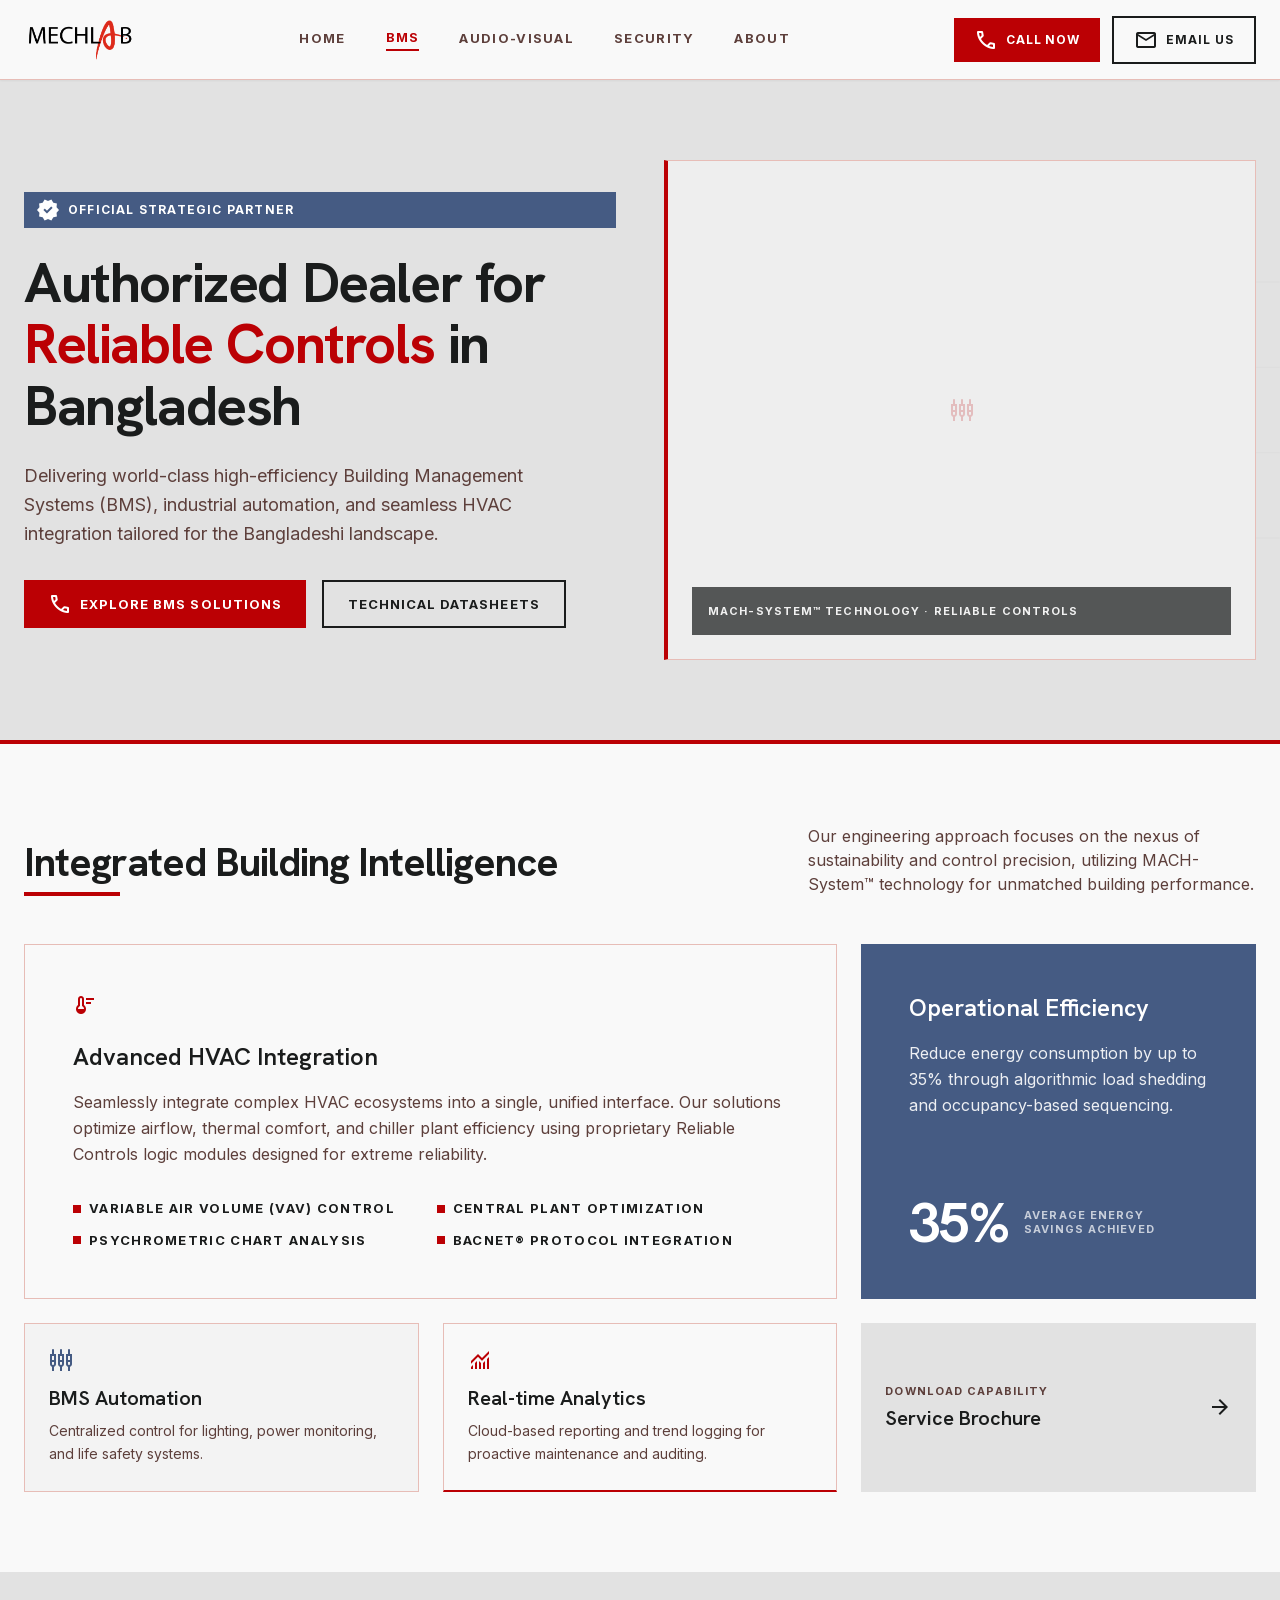
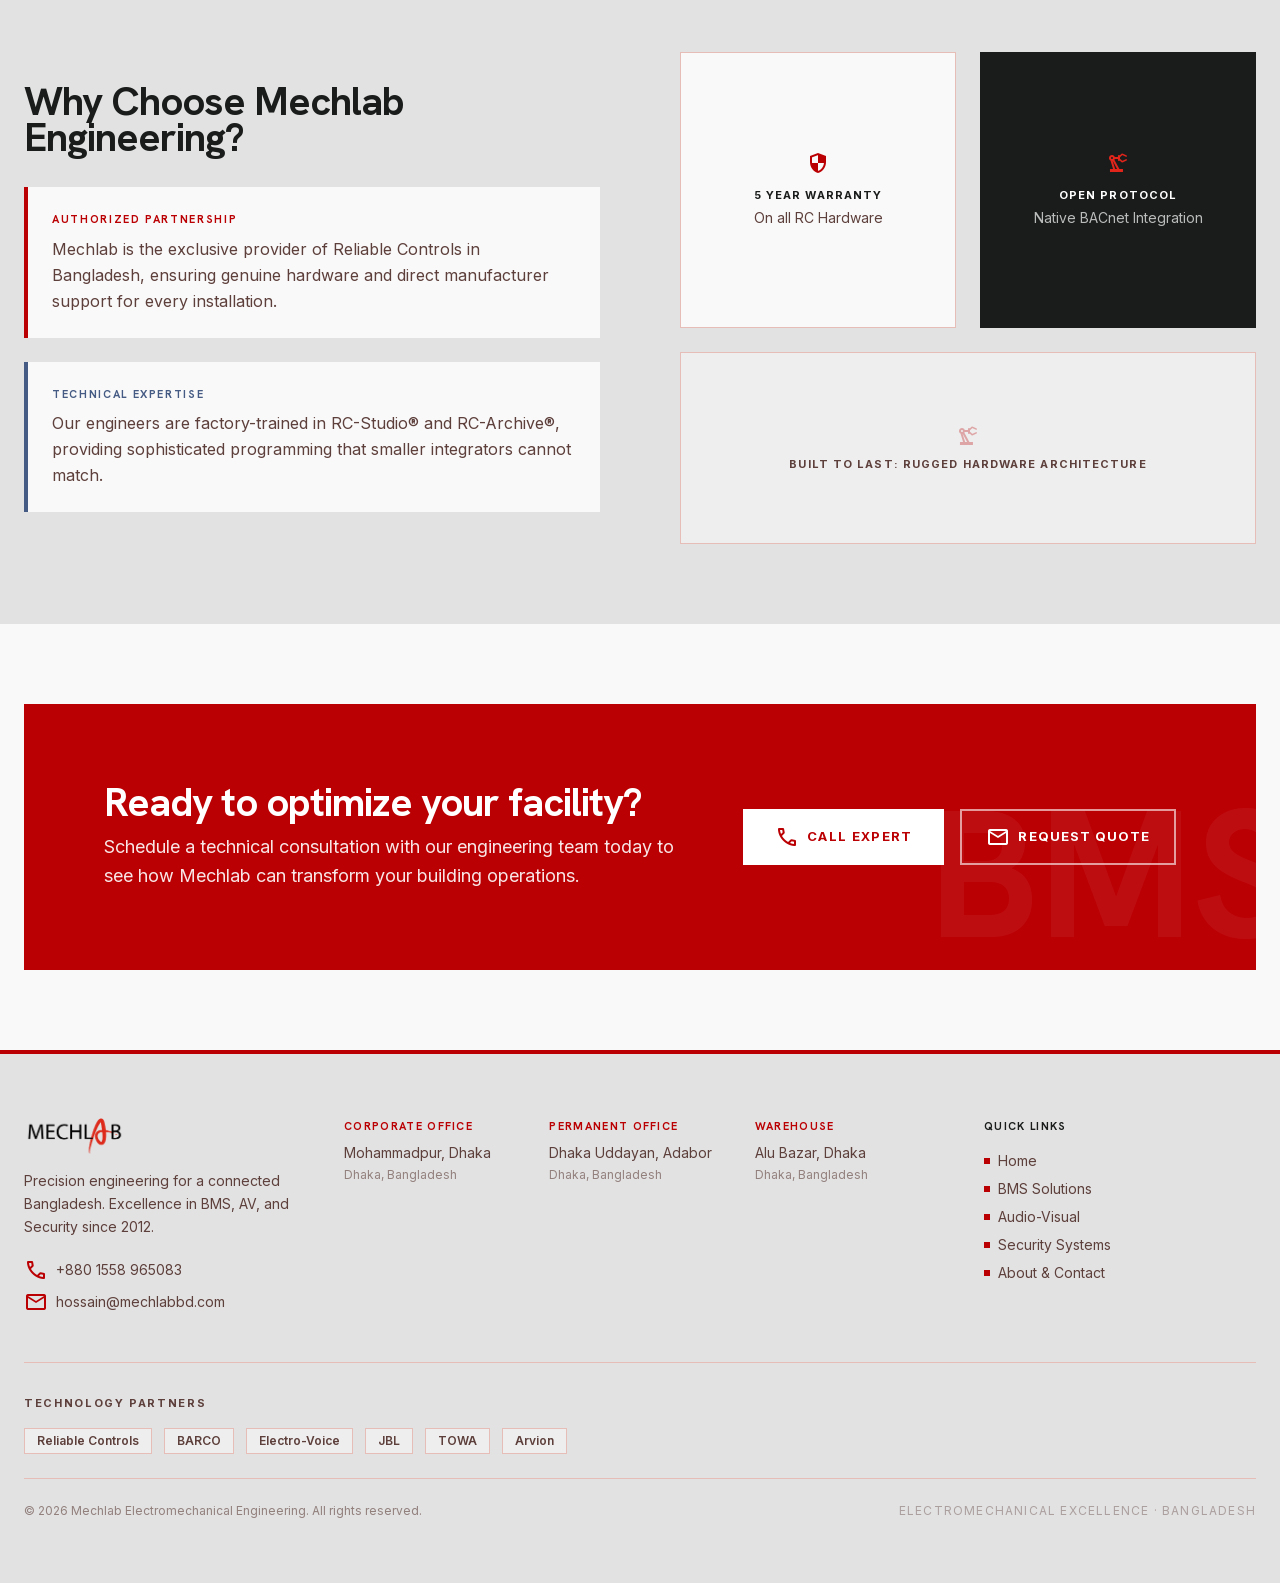
<file: building-management/index.html>
<!DOCTYPE html><html lang="en" class="__variable_cc0060 __variable_f367f3"><head><meta charSet="utf-8"/><meta name="viewport" content="width=device-width, initial-scale=1"/><link rel="preload" as="image" href="/Logo.png" fetchPriority="high"/><link rel="stylesheet" href="/_next/static/css/00933184ba4f6944.css" data-precedence="next"/><link rel="preload" as="script" fetchPriority="low" href="/_next/static/chunks/webpack-7ab8d7d1562cad4b.js"/><script src="/_next/static/chunks/fd9d1056-3eee857bde8f3b06.js" async=""></script><script src="/_next/static/chunks/117-52c04c3c425f7752.js" async=""></script><script src="/_next/static/chunks/main-app-5ecc855e1d70945c.js" async=""></script><script src="/_next/static/chunks/972-380f0c685af81116.js" async=""></script><script src="/_next/static/chunks/844-70be492dfd88fde2.js" async=""></script><script src="/_next/static/chunks/app/layout-7e31e3b06a4ca4ec.js" async=""></script><script src="/_next/static/chunks/app/page-302e1de9fdd4956b.js" async=""></script><link rel="preconnect" href="https://fonts.googleapis.com"/><link rel="preconnect" href="https://fonts.gstatic.com" crossorigin=""/><title>Authorized Reliable Controls Dealer Bangladesh — BMS Solutions | Mechlab Engineering Bangladesh</title><meta name="description" content="Mechlab is the authorized Reliable Controls dealer in Bangladesh, delivering world-class Building Management Systems, HVAC integration, and industrial automation."/><meta name="keywords" content="electromechanical engineering Bangladesh,BMS Bangladesh,Reliable Controls dealer Bangladesh,building automation Bangladesh,BARCO Bangladesh,HVAC integration Bangladesh,access control Bangladesh,UVSS Bangladesh,audio visual Bangladesh,Mechlab"/><link rel="canonical" href="https://mechlabbd.com/"/><meta property="og:title" content="Mechlab | Electromechanical Engineering Partner Bangladesh"/><meta property="og:description" content="Bangladesh&#x27;s premier electromechanical engineering firm. BMS, AV &amp; Security solutions — From Design to Startup."/><meta property="og:url" content="https://mechlabbd.com/"/><meta property="og:site_name" content="Mechlab Engineering"/><meta property="og:locale" content="en_BD"/><meta property="og:type" content="website"/><meta name="twitter:card" content="summary"/><meta name="twitter:title" content="Mechlab | Electromechanical Engineering Partner Bangladesh"/><meta name="twitter:description" content="Bangladesh&#x27;s premier electromechanical engineering firm. BMS, AV &amp; Security solutions — From Design to Startup."/><link rel="shortcut icon" href="/favicon.png"/><link rel="icon" href="/favicon.png"/><link href="https://fonts.googleapis.com/css2?family=Material+Symbols+Outlined:opsz,wght,FILL,GRAD@20..48,100..700,0..1,-50..200&amp;display=swap" rel="stylesheet"/><script src="/_next/static/chunks/polyfills-42372ed130431b0a.js" noModule=""></script></head><body class="bg-surface text-on-surface font-body antialiased"><header class="sticky top-0 z-50 w-full bg-surface border-b border-outline-var shadow-sm h-20"><div class="flex justify-between items-center h-full px-6 max-w-container mx-auto"><a class="flex items-center gap-3" href="/"><img alt="Mechlab" fetchPriority="high" width="120" height="38" decoding="async" data-nimg="1" class="h-10 w-auto" style="color:transparent" src="/Logo.png"/></a><nav class="hidden md:flex items-center gap-10"><a class="text-[13px] font-bold tracking-[0.1em] uppercase transition-colors pb-0.5 text-on-surface-var hover:text-primary" href="/">Home</a><a class="text-[13px] font-bold tracking-[0.1em] uppercase transition-colors pb-0.5 text-primary border-b-2 border-primary" href="/building-management/">BMS</a><a class="text-[13px] font-bold tracking-[0.1em] uppercase transition-colors pb-0.5 text-on-surface-var hover:text-primary" href="/audio-visual/">Audio-Visual</a><a class="text-[13px] font-bold tracking-[0.1em] uppercase transition-colors pb-0.5 text-on-surface-var hover:text-primary" href="/security-systems/">Security</a><a class="text-[13px] font-bold tracking-[0.1em] uppercase transition-colors pb-0.5 text-on-surface-var hover:text-primary" href="/about/">About</a></nav><div class="hidden sm:flex items-center gap-3"><a href="tel:+8801558965083" class="btn-primary text-[12px] py-2.5 px-5"><span class="material-symbols-outlined text-[16px]">phone</span>Call Now</a><a href="mailto:hossain@mechlabbd.com" class="btn-outline text-[12px] py-2.5 px-5"><span class="material-symbols-outlined text-[16px]">mail</span>Email Us</a></div><button class="md:hidden text-on-surface p-2" aria-label="Toggle menu"><span class="material-symbols-outlined text-[28px]">menu</span></button></div></header><main><section class="relative bg-surface-highest py-20 overflow-hidden border-b-4 border-primary"><div class="absolute top-0 right-0 w-1/3 h-full opacity-5 pointer-events-none overflow-hidden"><svg class="w-full h-full fill-none stroke-on-surface" viewBox="0 0 100 100"><path d="M0,20 L100,20 M0,40 L100,40 M0,60 L100,60 M0,80 L100,80 M20,0 L20,100 M40,0 L40,100 M60,0 L60,100 M80,0 L80,100" stroke-width="0.1"></path></svg></div><div class="page-wrap grid grid-cols-1 lg:grid-cols-2 gap-12 items-center relative z-10"><div class="flex flex-col gap-6"><div class="inline-flex items-center gap-2 px-3 py-1.5 bg-tertiary text-white text-[12px] font-bold tracking-widest uppercase"><span class="material-symbols-outlined text-[18px]" style="font-variation-settings:&#x27;FILL&#x27; 1">verified</span>Official Strategic Partner</div><h1 class="font-heading text-4xl md:text-[56px] font-bold leading-[1.1] tracking-tight text-on-surface">Authorized Dealer for<!-- --> <span class="text-primary">Reliable Controls</span> in Bangladesh</h1><p class="text-on-surface-var text-lg leading-relaxed max-w-lg">Delivering world-class high-efficiency Building Management Systems (BMS), industrial automation, and seamless HVAC integration tailored for the Bangladeshi landscape.</p><div class="flex flex-wrap gap-4 mt-2"><a href="tel:+8801558965083" class="btn-primary"><span class="material-symbols-outlined text-[16px]">phone</span>Explore BMS Solutions</a><a href="mailto:hossain@mechlabbd.com" class="btn-outline">Technical Datasheets</a></div></div><div class="relative h-[400px] lg:h-[500px] bg-surface-container border border-outline-var border-l-4 border-l-primary overflow-hidden"><div class="absolute inset-0 grid-bg opacity-40"></div><div class="absolute inset-0 flex items-center justify-center"><span class="material-symbols-outlined text-[120px] text-primary opacity-20">settings_input_component</span></div><div class="absolute bottom-6 left-6 right-6 bg-inverse-surface/80 p-4"><p class="text-inverse-on-surface text-[11px] font-bold tracking-widest uppercase">MACH-System™ Technology · Reliable Controls</p></div></div></div></section><section class="py-20 page-wrap"><div class="flex flex-col md:flex-row justify-between items-end gap-6 mb-12"><div class="max-w-2xl"><h2 class="font-heading text-3xl md:text-[40px] font-bold tracking-tight text-on-surface">Integrated Building Intelligence</h2><div class="h-1 w-24 bg-primary mt-3"></div></div><p class="text-on-surface-var text-base max-w-md">Our engineering approach focuses on the nexus of sustainability and control precision, utilizing MACH-System™ technology for unmatched building performance.</p></div><div class="grid grid-cols-1 md:grid-cols-12 gap-6"><div class="md:col-span-8 bg-surface border border-outline-var p-12 hover:border-primary transition-colors"><span class="material-symbols-outlined text-primary text-[48px] mb-6 block">thermostat</span><h3 class="font-heading text-2xl font-semibold mb-4">Advanced HVAC Integration</h3><p class="text-on-surface-var text-base leading-relaxed mb-8">Seamlessly integrate complex HVAC ecosystems into a single, unified interface. Our solutions optimize airflow, thermal comfort, and chiller plant efficiency using proprietary Reliable Controls logic modules designed for extreme reliability.</p><ul class="grid grid-cols-1 sm:grid-cols-2 gap-3"><li class="flex items-center gap-2 text-[13px] font-bold tracking-wide uppercase"><span class="w-2 h-2 bg-primary flex-shrink-0"></span>Variable Air Volume (VAV) Control</li><li class="flex items-center gap-2 text-[13px] font-bold tracking-wide uppercase"><span class="w-2 h-2 bg-primary flex-shrink-0"></span>Central Plant Optimization</li><li class="flex items-center gap-2 text-[13px] font-bold tracking-wide uppercase"><span class="w-2 h-2 bg-primary flex-shrink-0"></span>Psychrometric Chart Analysis</li><li class="flex items-center gap-2 text-[13px] font-bold tracking-wide uppercase"><span class="w-2 h-2 bg-primary flex-shrink-0"></span>BACnet® Protocol Integration</li></ul></div><div class="md:col-span-4 bg-tertiary text-white p-12 flex flex-col justify-between"><div><h3 class="font-heading text-2xl font-semibold mb-4">Operational Efficiency</h3><p class="text-white/90 text-base leading-relaxed">Reduce energy consumption by up to 35% through algorithmic load shedding and occupancy-based sequencing.</p></div><div class="flex items-center gap-4 mt-12"><span class="font-heading text-[56px] font-bold leading-none tracking-tight">35%</span><span class="text-[11px] font-bold tracking-widest uppercase opacity-70 leading-tight">Average Energy<br/>Savings Achieved</span></div></div><div class="md:col-span-4 bg-surface-low border border-outline-var p-6 hover:shadow-sm transition-all"><span class="material-symbols-outlined text-tertiary mb-3 block">settings_input_component</span><h4 class="font-heading text-xl font-semibold mb-2">BMS Automation</h4><p class="text-on-surface-var text-sm leading-relaxed">Centralized control for lighting, power monitoring, and life safety systems.</p></div><div class="md:col-span-4 bg-surface border border-outline-var border-b-2 border-b-primary p-6"><span class="material-symbols-outlined text-primary mb-3 block">monitoring</span><h4 class="font-heading text-xl font-semibold mb-2">Real-time Analytics</h4><p class="text-on-surface-var text-sm leading-relaxed">Cloud-based reporting and trend logging for proactive maintenance and auditing.</p></div><div class="md:col-span-4 bg-surface-highest p-6 flex items-center justify-between group cursor-pointer hover:bg-surface-high transition-colors"><div><p class="text-[11px] font-bold tracking-widest uppercase text-on-surface-var">Download Capability</p><p class="font-heading text-xl font-semibold mt-1">Service Brochure</p></div><span class="material-symbols-outlined group-hover:translate-x-2 transition-transform">arrow_forward</span></div></div></section><section class="bg-surface-highest py-20"><div class="page-wrap"><div class="grid grid-cols-1 lg:grid-cols-2 gap-20 items-center"><div><h2 class="font-heading text-3xl md:text-[40px] font-bold tracking-tight text-on-surface mb-8">Why Choose Mechlab Engineering?</h2><div class="space-y-6"><div class="p-6 bg-surface border-l-4 border-primary"><h4 class="text-[11px] font-bold tracking-[0.15em] uppercase text-primary mb-2">Authorized Partnership</h4><p class="text-on-surface-var text-base leading-relaxed">Mechlab is the exclusive provider of Reliable Controls in Bangladesh, ensuring genuine hardware and direct manufacturer support for every installation.</p></div><div class="p-6 bg-surface border-l-4 border-tertiary"><h4 class="text-[11px] font-bold tracking-[0.15em] uppercase text-tertiary mb-2">Technical Expertise</h4><p class="text-on-surface-var text-base leading-relaxed">Our engineers are factory-trained in RC-Studio® and RC-Archive®, providing sophisticated programming that smaller integrators cannot match.</p></div></div></div><div class="grid grid-cols-2 gap-6"><div class="aspect-square bg-surface border border-outline-var p-8 flex flex-col justify-center items-center text-center"><span class="material-symbols-outlined text-[48px] text-primary mb-3" style="font-variation-settings:&#x27;FILL&#x27; 1">security</span><span class="text-[11px] font-bold tracking-widest uppercase">5 Year Warranty</span><span class="text-on-surface-var text-sm mt-1">On all RC Hardware</span></div><div class="aspect-square bg-on-surface text-white p-8 flex flex-col justify-center items-center text-center"><span class="material-symbols-outlined text-[48px] text-primary-lt mb-3">precision_manufacturing</span><span class="text-[11px] font-bold tracking-widest uppercase">Open Protocol</span><span class="text-white/70 text-sm mt-1">Native BACnet Integration</span></div><div class="col-span-2 h-48 bg-surface-container border border-outline-var flex items-center justify-center overflow-hidden"><div class="text-center p-6"><span class="material-symbols-outlined text-[48px] text-primary opacity-30">precision_manufacturing</span><p class="text-[11px] font-bold tracking-widest uppercase text-on-surface-var mt-2">Built to Last: Rugged Hardware Architecture</p></div></div></div></div></div></section><section class="py-20"><div class="page-wrap"><div class="bg-primary p-12 lg:p-20 flex flex-col lg:flex-row items-center justify-between gap-12 relative overflow-hidden"><div class="absolute -bottom-10 -right-10 text-[180px] font-bold text-white opacity-5 select-none font-heading">BMS</div><div class="relative z-10 text-white max-w-2xl"><h2 class="font-heading text-3xl md:text-[40px] font-bold tracking-tight mb-3">Ready to optimize your facility?</h2><p class="text-white/90 text-lg leading-relaxed">Schedule a technical consultation with our engineering team today to see how Mechlab can transform your building operations.</p></div><div class="relative z-10 flex flex-col sm:flex-row gap-4 flex-shrink-0"><a href="tel:+8801558965083" class="inline-flex items-center justify-center gap-2 bg-white text-primary px-8 py-4 text-[13px] font-bold tracking-widest uppercase hover:bg-surface-low transition-all"><span class="material-symbols-outlined text-[16px]">call</span>Call Expert</a><a href="mailto:hossain@mechlabbd.com" class="btn-outline-white justify-center"><span class="material-symbols-outlined text-[16px]">mail</span>Request Quote</a></div></div></div></section></main><footer class="bg-surface-highest border-t-4 border-primary w-full"><div class="page-wrap py-16"><div class="grid grid-cols-1 md:grid-cols-4 gap-12 mb-12"><div><img alt="Mechlab" loading="lazy" width="120" height="38" decoding="async" data-nimg="1" class="h-9 w-auto mb-4" style="color:transparent" src="/Logo.png"/><p class="text-on-surface-var text-sm leading-relaxed mb-5">Precision engineering for a connected Bangladesh. Excellence in BMS, AV, and Security since 2012.</p><div class="space-y-2"><a href="tel:+8801558965083" class="flex items-center gap-2 text-on-surface-var hover:text-primary text-sm transition-colors"><span class="material-symbols-outlined text-[16px] text-primary">phone</span>+880 1558 965083</a><a href="mailto:hossain@mechlabbd.com" class="flex items-center gap-2 text-on-surface-var hover:text-primary text-sm transition-colors"><span class="material-symbols-outlined text-[16px] text-primary">mail</span>hossain@mechlabbd.com</a></div></div><div class="md:col-span-2 grid grid-cols-1 sm:grid-cols-3 gap-6"><div><h4 class="text-[11px] font-bold tracking-[0.12em] uppercase text-primary mb-2">Corporate Office</h4><p class="text-on-surface-var text-sm">Mohammadpur, Dhaka</p><p class="text-on-surface-var/60 text-xs mt-1">Dhaka, Bangladesh</p></div><div><h4 class="text-[11px] font-bold tracking-[0.12em] uppercase text-primary mb-2">Permanent Office</h4><p class="text-on-surface-var text-sm">Dhaka Uddayan, Adabor</p><p class="text-on-surface-var/60 text-xs mt-1">Dhaka, Bangladesh</p></div><div><h4 class="text-[11px] font-bold tracking-[0.12em] uppercase text-primary mb-2">Warehouse</h4><p class="text-on-surface-var text-sm">Alu Bazar, Dhaka</p><p class="text-on-surface-var/60 text-xs mt-1">Dhaka, Bangladesh</p></div></div><div><h4 class="text-[11px] font-bold tracking-[0.12em] uppercase text-on-surface mb-4">Quick Links</h4><ul class="space-y-2"><li><a class="flex items-center gap-2 text-on-surface-var hover:text-primary text-sm transition-colors" href="/"><span class="w-1.5 h-1.5 bg-primary flex-shrink-0"></span>Home</a></li><li><a class="flex items-center gap-2 text-on-surface-var hover:text-primary text-sm transition-colors" href="/building-management/"><span class="w-1.5 h-1.5 bg-primary flex-shrink-0"></span>BMS Solutions</a></li><li><a class="flex items-center gap-2 text-on-surface-var hover:text-primary text-sm transition-colors" href="/audio-visual/"><span class="w-1.5 h-1.5 bg-primary flex-shrink-0"></span>Audio-Visual</a></li><li><a class="flex items-center gap-2 text-on-surface-var hover:text-primary text-sm transition-colors" href="/security-systems/"><span class="w-1.5 h-1.5 bg-primary flex-shrink-0"></span>Security Systems</a></li><li><a class="flex items-center gap-2 text-on-surface-var hover:text-primary text-sm transition-colors" href="/about/"><span class="w-1.5 h-1.5 bg-primary flex-shrink-0"></span>About &amp; Contact</a></li></ul></div></div><div class="border-t border-outline-var pt-8 mb-6"><p class="text-[11px] font-bold tracking-[0.15em] uppercase text-on-surface-var mb-4">Technology Partners</p><div class="flex flex-wrap gap-3"><span class="px-3 py-1 bg-surface-container border border-outline-var text-on-surface-var text-xs font-semibold">Reliable Controls</span><span class="px-3 py-1 bg-surface-container border border-outline-var text-on-surface-var text-xs font-semibold">BARCO</span><span class="px-3 py-1 bg-surface-container border border-outline-var text-on-surface-var text-xs font-semibold">Electro-Voice</span><span class="px-3 py-1 bg-surface-container border border-outline-var text-on-surface-var text-xs font-semibold">JBL</span><span class="px-3 py-1 bg-surface-container border border-outline-var text-on-surface-var text-xs font-semibold">TOWA</span><span class="px-3 py-1 bg-surface-container border border-outline-var text-on-surface-var text-xs font-semibold">Arvion</span></div></div><div class="border-t border-outline-var pt-6 flex flex-col sm:flex-row items-center justify-between gap-3"><p class="text-on-surface-var/60 text-xs">© <!-- -->2026<!-- --> Mechlab Electromechanical Engineering. All rights reserved.</p><p class="text-on-surface-var/40 text-xs tracking-wide uppercase">Electromechanical Excellence · Bangladesh</p></div></div></footer><script src="/_next/static/chunks/webpack-7ab8d7d1562cad4b.js" async=""></script><script>(self.__next_f=self.__next_f||[]).push([0]);self.__next_f.push([2,null])</script><script>self.__next_f.push([1,"1:HL[\"/_next/static/css/00933184ba4f6944.css\",\"style\"]\n"])</script><script>self.__next_f.push([1,"2:I[2846,[],\"\"]\n4:I[4707,[],\"\"]\n5:I[6423,[],\"\"]\n6:I[4196,[\"972\",\"static/chunks/972-380f0c685af81116.js\",\"844\",\"static/chunks/844-70be492dfd88fde2.js\",\"185\",\"static/chunks/app/layout-7e31e3b06a4ca4ec.js\"],\"default\"]\n7:I[5878,[\"972\",\"static/chunks/972-380f0c685af81116.js\",\"844\",\"static/chunks/844-70be492dfd88fde2.js\",\"185\",\"static/chunks/app/layout-7e31e3b06a4ca4ec.js\"],\"Image\"]\n8:I[2972,[\"972\",\"static/chunks/972-380f0c685af81116.js\",\"931\",\"static/chunks/app/page-302e1de9fdd4956b.js\"],\"\"]\na:I[1060,[],\"\"]\nb:[]\n"])</script><script>self.__next_f.push([1,"0:[\"$\",\"$L2\",null,{\"buildId\":\"CqYeRAuzGyCgP7gf85df0\",\"assetPrefix\":\"\",\"urlParts\":[\"\",\"building-management\",\"\"],\"initialTree\":[\"\",{\"children\":[\"building-management\",{\"children\":[\"__PAGE__\",{}]}]},\"$undefined\",\"$undefined\",true],\"initialSeedData\":[\"\",{\"children\":[\"building-management\",{\"children\":[\"__PAGE__\",{},[[\"$L3\",[[\"$\",\"section\",null,{\"className\":\"relative bg-surface-highest py-20 overflow-hidden border-b-4 border-primary\",\"children\":[[\"$\",\"div\",null,{\"className\":\"absolute top-0 right-0 w-1/3 h-full opacity-5 pointer-events-none overflow-hidden\",\"children\":[\"$\",\"svg\",null,{\"className\":\"w-full h-full fill-none stroke-on-surface\",\"viewBox\":\"0 0 100 100\",\"children\":[\"$\",\"path\",null,{\"d\":\"M0,20 L100,20 M0,40 L100,40 M0,60 L100,60 M0,80 L100,80 M20,0 L20,100 M40,0 L40,100 M60,0 L60,100 M80,0 L80,100\",\"strokeWidth\":\"0.1\"}]}]}],[\"$\",\"div\",null,{\"className\":\"page-wrap grid grid-cols-1 lg:grid-cols-2 gap-12 items-center relative z-10\",\"children\":[[\"$\",\"div\",null,{\"className\":\"flex flex-col gap-6\",\"children\":[[\"$\",\"div\",null,{\"className\":\"inline-flex items-center gap-2 px-3 py-1.5 bg-tertiary text-white text-[12px] font-bold tracking-widest uppercase\",\"children\":[[\"$\",\"span\",null,{\"className\":\"material-symbols-outlined text-[18px]\",\"style\":{\"fontVariationSettings\":\"'FILL' 1\"},\"children\":\"verified\"}],\"Official Strategic Partner\"]}],[\"$\",\"h1\",null,{\"className\":\"font-heading text-4xl md:text-[56px] font-bold leading-[1.1] tracking-tight text-on-surface\",\"children\":[\"Authorized Dealer for\",\" \",[\"$\",\"span\",null,{\"className\":\"text-primary\",\"children\":\"Reliable Controls\"}],\" in Bangladesh\"]}],[\"$\",\"p\",null,{\"className\":\"text-on-surface-var text-lg leading-relaxed max-w-lg\",\"children\":\"Delivering world-class high-efficiency Building Management Systems (BMS), industrial automation, and seamless HVAC integration tailored for the Bangladeshi landscape.\"}],[\"$\",\"div\",null,{\"className\":\"flex flex-wrap gap-4 mt-2\",\"children\":[[\"$\",\"a\",null,{\"href\":\"tel:+8801558965083\",\"className\":\"btn-primary\",\"children\":[[\"$\",\"span\",null,{\"className\":\"material-symbols-outlined text-[16px]\",\"children\":\"phone\"}],\"Explore BMS Solutions\"]}],[\"$\",\"a\",null,{\"href\":\"mailto:hossain@mechlabbd.com\",\"className\":\"btn-outline\",\"children\":\"Technical Datasheets\"}]]}]]}],[\"$\",\"div\",null,{\"className\":\"relative h-[400px] lg:h-[500px] bg-surface-container border border-outline-var border-l-4 border-l-primary overflow-hidden\",\"children\":[[\"$\",\"div\",null,{\"className\":\"absolute inset-0 grid-bg opacity-40\"}],[\"$\",\"div\",null,{\"className\":\"absolute inset-0 flex items-center justify-center\",\"children\":[\"$\",\"span\",null,{\"className\":\"material-symbols-outlined text-[120px] text-primary opacity-20\",\"children\":\"settings_input_component\"}]}],[\"$\",\"div\",null,{\"className\":\"absolute bottom-6 left-6 right-6 bg-inverse-surface/80 p-4\",\"children\":[\"$\",\"p\",null,{\"className\":\"text-inverse-on-surface text-[11px] font-bold tracking-widest uppercase\",\"children\":\"MACH-System™ Technology · Reliable Controls\"}]}]]}]]}]]}],[\"$\",\"section\",null,{\"className\":\"py-20 page-wrap\",\"children\":[[\"$\",\"div\",null,{\"className\":\"flex flex-col md:flex-row justify-between items-end gap-6 mb-12\",\"children\":[[\"$\",\"div\",null,{\"className\":\"max-w-2xl\",\"children\":[[\"$\",\"h2\",null,{\"className\":\"font-heading text-3xl md:text-[40px] font-bold tracking-tight text-on-surface\",\"children\":\"Integrated Building Intelligence\"}],[\"$\",\"div\",null,{\"className\":\"h-1 w-24 bg-primary mt-3\"}]]}],[\"$\",\"p\",null,{\"className\":\"text-on-surface-var text-base max-w-md\",\"children\":\"Our engineering approach focuses on the nexus of sustainability and control precision, utilizing MACH-System™ technology for unmatched building performance.\"}]]}],[\"$\",\"div\",null,{\"className\":\"grid grid-cols-1 md:grid-cols-12 gap-6\",\"children\":[[\"$\",\"div\",null,{\"className\":\"md:col-span-8 bg-surface border border-outline-var p-12 hover:border-primary transition-colors\",\"children\":[[\"$\",\"span\",null,{\"className\":\"material-symbols-outlined text-primary text-[48px] mb-6 block\",\"children\":\"thermostat\"}],[\"$\",\"h3\",null,{\"className\":\"font-heading text-2xl font-semibold mb-4\",\"children\":\"Advanced HVAC Integration\"}],[\"$\",\"p\",null,{\"className\":\"text-on-surface-var text-base leading-relaxed mb-8\",\"children\":\"Seamlessly integrate complex HVAC ecosystems into a single, unified interface. Our solutions optimize airflow, thermal comfort, and chiller plant efficiency using proprietary Reliable Controls logic modules designed for extreme reliability.\"}],[\"$\",\"ul\",null,{\"className\":\"grid grid-cols-1 sm:grid-cols-2 gap-3\",\"children\":[[\"$\",\"li\",\"Variable Air Volume (VAV) Control\",{\"className\":\"flex items-center gap-2 text-[13px] font-bold tracking-wide uppercase\",\"children\":[[\"$\",\"span\",null,{\"className\":\"w-2 h-2 bg-primary flex-shrink-0\"}],\"Variable Air Volume (VAV) Control\"]}],[\"$\",\"li\",\"Central Plant Optimization\",{\"className\":\"flex items-center gap-2 text-[13px] font-bold tracking-wide uppercase\",\"children\":[[\"$\",\"span\",null,{\"className\":\"w-2 h-2 bg-primary flex-shrink-0\"}],\"Central Plant Optimization\"]}],[\"$\",\"li\",\"Psychrometric Chart Analysis\",{\"className\":\"flex items-center gap-2 text-[13px] font-bold tracking-wide uppercase\",\"children\":[[\"$\",\"span\",null,{\"className\":\"w-2 h-2 bg-primary flex-shrink-0\"}],\"Psychrometric Chart Analysis\"]}],[\"$\",\"li\",\"BACnet® Protocol Integration\",{\"className\":\"flex items-center gap-2 text-[13px] font-bold tracking-wide uppercase\",\"children\":[[\"$\",\"span\",null,{\"className\":\"w-2 h-2 bg-primary flex-shrink-0\"}],\"BACnet® Protocol Integration\"]}]]}]]}],[\"$\",\"div\",null,{\"className\":\"md:col-span-4 bg-tertiary text-white p-12 flex flex-col justify-between\",\"children\":[[\"$\",\"div\",null,{\"children\":[[\"$\",\"h3\",null,{\"className\":\"font-heading text-2xl font-semibold mb-4\",\"children\":\"Operational Efficiency\"}],[\"$\",\"p\",null,{\"className\":\"text-white/90 text-base leading-relaxed\",\"children\":\"Reduce energy consumption by up to 35% through algorithmic load shedding and occupancy-based sequencing.\"}]]}],[\"$\",\"div\",null,{\"className\":\"flex items-center gap-4 mt-12\",\"children\":[[\"$\",\"span\",null,{\"className\":\"font-heading text-[56px] font-bold leading-none tracking-tight\",\"children\":\"35%\"}],[\"$\",\"span\",null,{\"className\":\"text-[11px] font-bold tracking-widest uppercase opacity-70 leading-tight\",\"children\":[\"Average Energy\",[\"$\",\"br\",null,{}],\"Savings Achieved\"]}]]}]]}],[\"$\",\"div\",null,{\"className\":\"md:col-span-4 bg-surface-low border border-outline-var p-6 hover:shadow-sm transition-all\",\"children\":[[\"$\",\"span\",null,{\"className\":\"material-symbols-outlined text-tertiary mb-3 block\",\"children\":\"settings_input_component\"}],[\"$\",\"h4\",null,{\"className\":\"font-heading text-xl font-semibold mb-2\",\"children\":\"BMS Automation\"}],[\"$\",\"p\",null,{\"className\":\"text-on-surface-var text-sm leading-relaxed\",\"children\":\"Centralized control for lighting, power monitoring, and life safety systems.\"}]]}],[\"$\",\"div\",null,{\"className\":\"md:col-span-4 bg-surface border border-outline-var border-b-2 border-b-primary p-6\",\"children\":[[\"$\",\"span\",null,{\"className\":\"material-symbols-outlined text-primary mb-3 block\",\"children\":\"monitoring\"}],[\"$\",\"h4\",null,{\"className\":\"font-heading text-xl font-semibold mb-2\",\"children\":\"Real-time Analytics\"}],[\"$\",\"p\",null,{\"className\":\"text-on-surface-var text-sm leading-relaxed\",\"children\":\"Cloud-based reporting and trend logging for proactive maintenance and auditing.\"}]]}],[\"$\",\"div\",null,{\"className\":\"md:col-span-4 bg-surface-highest p-6 flex items-center justify-between group cursor-pointer hover:bg-surface-high transition-colors\",\"children\":[[\"$\",\"div\",null,{\"children\":[[\"$\",\"p\",null,{\"className\":\"text-[11px] font-bold tracking-widest uppercase text-on-surface-var\",\"children\":\"Download Capability\"}],[\"$\",\"p\",null,{\"className\":\"font-heading text-xl font-semibold mt-1\",\"children\":\"Service Brochure\"}]]}],[\"$\",\"span\",null,{\"className\":\"material-symbols-outlined group-hover:translate-x-2 transition-transform\",\"children\":\"arrow_forward\"}]]}]]}]]}],[\"$\",\"section\",null,{\"className\":\"bg-surface-highest py-20\",\"children\":[\"$\",\"div\",null,{\"className\":\"page-wrap\",\"children\":[\"$\",\"div\",null,{\"className\":\"grid grid-cols-1 lg:grid-cols-2 gap-20 items-center\",\"children\":[[\"$\",\"div\",null,{\"children\":[[\"$\",\"h2\",null,{\"className\":\"font-heading text-3xl md:text-[40px] font-bold tracking-tight text-on-surface mb-8\",\"children\":\"Why Choose Mechlab Engineering?\"}],[\"$\",\"div\",null,{\"className\":\"space-y-6\",\"children\":[[\"$\",\"div\",\"Authorized Partnership\",{\"className\":\"p-6 bg-surface border-l-4 border-primary\",\"children\":[[\"$\",\"h4\",null,{\"className\":\"text-[11px] font-bold tracking-[0.15em] uppercase text-primary mb-2\",\"children\":\"Authorized Partnership\"}],[\"$\",\"p\",null,{\"className\":\"text-on-surface-var text-base leading-relaxed\",\"children\":\"Mechlab is the exclusive provider of Reliable Controls in Bangladesh, ensuring genuine hardware and direct manufacturer support for every installation.\"}]]}],[\"$\",\"div\",\"Technical Expertise\",{\"className\":\"p-6 bg-surface border-l-4 border-tertiary\",\"children\":[[\"$\",\"h4\",null,{\"className\":\"text-[11px] font-bold tracking-[0.15em] uppercase text-tertiary mb-2\",\"children\":\"Technical Expertise\"}],[\"$\",\"p\",null,{\"className\":\"text-on-surface-var text-base leading-relaxed\",\"children\":\"Our engineers are factory-trained in RC-Studio® and RC-Archive®, providing sophisticated programming that smaller integrators cannot match.\"}]]}]]}]]}],[\"$\",\"div\",null,{\"className\":\"grid grid-cols-2 gap-6\",\"children\":[[\"$\",\"div\",null,{\"className\":\"aspect-square bg-surface border border-outline-var p-8 flex flex-col justify-center items-center text-center\",\"children\":[[\"$\",\"span\",null,{\"className\":\"material-symbols-outlined text-[48px] text-primary mb-3\",\"style\":{\"fontVariationSettings\":\"'FILL' 1\"},\"children\":\"security\"}],[\"$\",\"span\",null,{\"className\":\"text-[11px] font-bold tracking-widest uppercase\",\"children\":\"5 Year Warranty\"}],[\"$\",\"span\",null,{\"className\":\"text-on-surface-var text-sm mt-1\",\"children\":\"On all RC Hardware\"}]]}],[\"$\",\"div\",null,{\"className\":\"aspect-square bg-on-surface text-white p-8 flex flex-col justify-center items-center text-center\",\"children\":[[\"$\",\"span\",null,{\"className\":\"material-symbols-outlined text-[48px] text-primary-lt mb-3\",\"children\":\"precision_manufacturing\"}],[\"$\",\"span\",null,{\"className\":\"text-[11px] font-bold tracking-widest uppercase\",\"children\":\"Open Protocol\"}],[\"$\",\"span\",null,{\"className\":\"text-white/70 text-sm mt-1\",\"children\":\"Native BACnet Integration\"}]]}],[\"$\",\"div\",null,{\"className\":\"col-span-2 h-48 bg-surface-container border border-outline-var flex items-center justify-center overflow-hidden\",\"children\":[\"$\",\"div\",null,{\"className\":\"text-center p-6\",\"children\":[[\"$\",\"span\",null,{\"className\":\"material-symbols-outlined text-[48px] text-primary opacity-30\",\"children\":\"precision_manufacturing\"}],[\"$\",\"p\",null,{\"className\":\"text-[11px] font-bold tracking-widest uppercase text-on-surface-var mt-2\",\"children\":\"Built to Last: Rugged Hardware Architecture\"}]]}]}]]}]]}]}]}],[\"$\",\"section\",null,{\"className\":\"py-20\",\"children\":[\"$\",\"div\",null,{\"className\":\"page-wrap\",\"children\":[\"$\",\"div\",null,{\"className\":\"bg-primary p-12 lg:p-20 flex flex-col lg:flex-row items-center justify-between gap-12 relative overflow-hidden\",\"children\":[[\"$\",\"div\",null,{\"className\":\"absolute -bottom-10 -right-10 text-[180px] font-bold text-white opacity-5 select-none font-heading\",\"children\":\"BMS\"}],[\"$\",\"div\",null,{\"className\":\"relative z-10 text-white max-w-2xl\",\"children\":[[\"$\",\"h2\",null,{\"className\":\"font-heading text-3xl md:text-[40px] font-bold tracking-tight mb-3\",\"children\":\"Ready to optimize your facility?\"}],[\"$\",\"p\",null,{\"className\":\"text-white/90 text-lg leading-relaxed\",\"children\":\"Schedule a technical consultation with our engineering team today to see how Mechlab can transform your building operations.\"}]]}],[\"$\",\"div\",null,{\"className\":\"relative z-10 flex flex-col sm:flex-row gap-4 flex-shrink-0\",\"children\":[[\"$\",\"a\",null,{\"href\":\"tel:+8801558965083\",\"className\":\"inline-flex items-center justify-center gap-2 bg-white text-primary px-8 py-4 text-[13px] font-bold tracking-widest uppercase hover:bg-surface-low transition-all\",\"children\":[[\"$\",\"span\",null,{\"className\":\"material-symbols-outlined text-[16px]\",\"children\":\"call\"}],\"Call Expert\"]}],[\"$\",\"a\",null,{\"href\":\"mailto:hossain@mechlabbd.com\",\"className\":\"btn-outline-white justify-center\",\"children\":[[\"$\",\"span\",null,{\"className\":\"material-symbols-outlined text-[16px]\",\"children\":\"mail\"}],\"Request Quote\"]}]]}]]}]}]}]],null],null],null]},[null,[\"$\",\"$L4\",null,{\"parallelRouterKey\":\"children\",\"segmentPath\":[\"children\",\"building-management\",\"children\"],\"error\":\"$undefined\",\"errorStyles\":\"$undefined\",\"errorScripts\":\"$undefined\",\"template\":[\"$\",\"$L5\",null,{}],\"templateStyles\":\"$undefined\",\"templateScripts\":\"$undefined\",\"notFound\":\"$undefined\",\"notFoundStyles\":\"$undefined\"}]],null]},[[[[\"$\",\"link\",\"0\",{\"rel\":\"stylesheet\",\"href\":\"/_next/static/css/00933184ba4f6944.css\",\"precedence\":\"next\",\"crossOrigin\":\"$undefined\"}]],[\"$\",\"html\",null,{\"lang\":\"en\",\"className\":\"__variable_cc0060 __variable_f367f3\",\"children\":[[\"$\",\"head\",null,{\"children\":[[\"$\",\"link\",null,{\"rel\":\"preconnect\",\"href\":\"https://fonts.googleapis.com\"}],[\"$\",\"link\",null,{\"rel\":\"preconnect\",\"href\":\"https://fonts.gstatic.com\",\"crossOrigin\":\"\"}],[\"$\",\"link\",null,{\"href\":\"https://fonts.googleapis.com/css2?family=Material+Symbols+Outlined:opsz,wght,FILL,GRAD@20..48,100..700,0..1,-50..200\u0026display=swap\",\"rel\":\"stylesheet\"}]]}],[\"$\",\"body\",null,{\"className\":\"bg-surface text-on-surface font-body antialiased\",\"children\":[[\"$\",\"$L6\",null,{}],[\"$\",\"main\",null,{\"children\":[\"$\",\"$L4\",null,{\"parallelRouterKey\":\"children\",\"segmentPath\":[\"children\"],\"error\":\"$undefined\",\"errorStyles\":\"$undefined\",\"errorScripts\":\"$undefined\",\"template\":[\"$\",\"$L5\",null,{}],\"templateStyles\":\"$undefined\",\"templateScripts\":\"$undefined\",\"notFound\":[[\"$\",\"title\",null,{\"children\":\"404: This page could not be found.\"}],[\"$\",\"div\",null,{\"style\":{\"fontFamily\":\"system-ui,\\\"Segoe UI\\\",Roboto,Helvetica,Arial,sans-serif,\\\"Apple Color Emoji\\\",\\\"Segoe UI Emoji\\\"\",\"height\":\"100vh\",\"textAlign\":\"center\",\"display\":\"flex\",\"flexDirection\":\"column\",\"alignItems\":\"center\",\"justifyContent\":\"center\"},\"children\":[\"$\",\"div\",null,{\"children\":[[\"$\",\"style\",null,{\"dangerouslySetInnerHTML\":{\"__html\":\"body{color:#000;background:#fff;margin:0}.next-error-h1{border-right:1px solid rgba(0,0,0,.3)}@media (prefers-color-scheme:dark){body{color:#fff;background:#000}.next-error-h1{border-right:1px solid rgba(255,255,255,.3)}}\"}}],[\"$\",\"h1\",null,{\"className\":\"next-error-h1\",\"style\":{\"display\":\"inline-block\",\"margin\":\"0 20px 0 0\",\"padding\":\"0 23px 0 0\",\"fontSize\":24,\"fontWeight\":500,\"verticalAlign\":\"top\",\"lineHeight\":\"49px\"},\"children\":\"404\"}],[\"$\",\"div\",null,{\"style\":{\"display\":\"inline-block\"},\"children\":[\"$\",\"h2\",null,{\"style\":{\"fontSize\":14,\"fontWeight\":400,\"lineHeight\":\"49px\",\"margin\":0},\"children\":\"This page could not be found.\"}]}]]}]}]],\"notFoundStyles\":[]}]}],[\"$\",\"footer\",null,{\"className\":\"bg-surface-highest border-t-4 border-primary w-full\",\"children\":[\"$\",\"div\",null,{\"className\":\"page-wrap py-16\",\"children\":[[\"$\",\"div\",null,{\"className\":\"grid grid-cols-1 md:grid-cols-4 gap-12 mb-12\",\"children\":[[\"$\",\"div\",null,{\"children\":[[\"$\",\"$L7\",null,{\"src\":\"/Logo.png\",\"alt\":\"Mechlab\",\"width\":120,\"height\":38,\"className\":\"h-9 w-auto mb-4\"}],[\"$\",\"p\",null,{\"className\":\"text-on-surface-var text-sm leading-relaxed mb-5\",\"children\":\"Precision engineering for a connected Bangladesh. Excellence in BMS, AV, and Security since 2012.\"}],[\"$\",\"div\",null,{\"className\":\"space-y-2\",\"children\":[[\"$\",\"a\",null,{\"href\":\"tel:+8801558965083\",\"className\":\"flex items-center gap-2 text-on-surface-var hover:text-primary text-sm transition-colors\",\"children\":[[\"$\",\"span\",null,{\"className\":\"material-symbols-outlined text-[16px] text-primary\",\"children\":\"phone\"}],\"+880 1558 965083\"]}],[\"$\",\"a\",null,{\"href\":\"mailto:hossain@mechlabbd.com\",\"className\":\"flex items-center gap-2 text-on-surface-var hover:text-primary text-sm transition-colors\",\"children\":[[\"$\",\"span\",null,{\"className\":\"material-symbols-outlined text-[16px] text-primary\",\"children\":\"mail\"}],\"hossain@mechlabbd.com\"]}]]}]]}],[\"$\",\"div\",null,{\"className\":\"md:col-span-2 grid grid-cols-1 sm:grid-cols-3 gap-6\",\"children\":[[\"$\",\"div\",\"Corporate Office\",{\"children\":[[\"$\",\"h4\",null,{\"className\":\"text-[11px] font-bold tracking-[0.12em] uppercase text-primary mb-2\",\"children\":\"Corporate Office\"}],[\"$\",\"p\",null,{\"className\":\"text-on-surface-var text-sm\",\"children\":\"Mohammadpur, Dhaka\"}],[\"$\",\"p\",null,{\"className\":\"text-on-surface-var/60 text-xs mt-1\",\"children\":\"Dhaka, Bangladesh\"}]]}],[\"$\",\"div\",\"Permanent Office\",{\"children\":[[\"$\",\"h4\",null,{\"className\":\"text-[11px] font-bold tracking-[0.12em] uppercase text-primary mb-2\",\"children\":\"Permanent Office\"}],[\"$\",\"p\",null,{\"className\":\"text-on-surface-var text-sm\",\"children\":\"Dhaka Uddayan, Adabor\"}],[\"$\",\"p\",null,{\"className\":\"text-on-surface-var/60 text-xs mt-1\",\"children\":\"Dhaka, Bangladesh\"}]]}],[\"$\",\"div\",\"Warehouse\",{\"children\":[[\"$\",\"h4\",null,{\"className\":\"text-[11px] font-bold tracking-[0.12em] uppercase text-primary mb-2\",\"children\":\"Warehouse\"}],[\"$\",\"p\",null,{\"className\":\"text-on-surface-var text-sm\",\"children\":\"Alu Bazar, Dhaka\"}],[\"$\",\"p\",null,{\"className\":\"text-on-surface-var/60 text-xs mt-1\",\"children\":\"Dhaka, Bangladesh\"}]]}]]}],[\"$\",\"div\",null,{\"children\":[[\"$\",\"h4\",null,{\"className\":\"text-[11px] font-bold tracking-[0.12em] uppercase text-on-surface mb-4\",\"children\":\"Quick Links\"}],[\"$\",\"ul\",null,{\"className\":\"space-y-2\",\"children\":[[\"$\",\"li\",\"/\",{\"children\":[\"$\",\"$L8\",null,{\"href\":\"/\",\"className\":\"flex items-center gap-2 text-on-surface-var hover:text-primary text-sm transition-colors\",\"children\":[[\"$\",\"span\",null,{\"className\":\"w-1.5 h-1.5 bg-primary flex-shrink-0\"}],\"Home\"]}]}],[\"$\",\"li\",\"/building-management\",{\"children\":[\"$\",\"$L8\",null,{\"href\":\"/building-management\",\"className\":\"flex items-center gap-2 text-on-surface-var hover:text-primary text-sm transition-colors\",\"children\":[[\"$\",\"span\",null,{\"className\":\"w-1.5 h-1.5 bg-primary flex-shrink-0\"}],\"BMS Solutions\"]}]}],[\"$\",\"li\",\"/audio-visual\",{\"children\":[\"$\",\"$L8\",null,{\"href\":\"/audio-visual\",\"className\":\"flex items-center gap-2 text-on-surface-var hover:text-primary text-sm transition-colors\",\"children\":[[\"$\",\"span\",null,{\"className\":\"w-1.5 h-1.5 bg-primary flex-shrink-0\"}],\"Audio-Visual\"]}]}],[\"$\",\"li\",\"/security-systems\",{\"children\":[\"$\",\"$L8\",null,{\"href\":\"/security-systems\",\"className\":\"flex items-center gap-2 text-on-surface-var hover:text-primary text-sm transition-colors\",\"children\":[[\"$\",\"span\",null,{\"className\":\"w-1.5 h-1.5 bg-primary flex-shrink-0\"}],\"Security Systems\"]}]}],[\"$\",\"li\",\"/about\",{\"children\":[\"$\",\"$L8\",null,{\"href\":\"/about\",\"className\":\"flex items-center gap-2 text-on-surface-var hover:text-primary text-sm transition-colors\",\"children\":[[\"$\",\"span\",null,{\"className\":\"w-1.5 h-1.5 bg-primary flex-shrink-0\"}],\"About \u0026 Contact\"]}]}]]}]]}]]}],[\"$\",\"div\",null,{\"className\":\"border-t border-outline-var pt-8 mb-6\",\"children\":[[\"$\",\"p\",null,{\"className\":\"text-[11px] font-bold tracking-[0.15em] uppercase text-on-surface-var mb-4\",\"children\":\"Technology Partners\"}],[\"$\",\"div\",null,{\"className\":\"flex flex-wrap gap-3\",\"children\":[[\"$\",\"span\",\"Reliable Controls\",{\"className\":\"px-3 py-1 bg-surface-container border border-outline-var text-on-surface-var text-xs font-semibold\",\"children\":\"Reliable Controls\"}],[\"$\",\"span\",\"BARCO\",{\"className\":\"px-3 py-1 bg-surface-container border border-outline-var text-on-surface-var text-xs font-semibold\",\"children\":\"BARCO\"}],[\"$\",\"span\",\"Electro-Voice\",{\"className\":\"px-3 py-1 bg-surface-container border border-outline-var text-on-surface-var text-xs font-semibold\",\"children\":\"Electro-Voice\"}],[\"$\",\"span\",\"JBL\",{\"className\":\"px-3 py-1 bg-surface-container border border-outline-var text-on-surface-var text-xs font-semibold\",\"children\":\"JBL\"}],[\"$\",\"span\",\"TOWA\",{\"className\":\"px-3 py-1 bg-surface-container border border-outline-var text-on-surface-var text-xs font-semibold\",\"children\":\"TOWA\"}],[\"$\",\"span\",\"Arvion\",{\"className\":\"px-3 py-1 bg-surface-container border border-outline-var text-on-surface-var text-xs font-semibold\",\"children\":\"Arvion\"}]]}]]}],[\"$\",\"div\",null,{\"className\":\"border-t border-outline-var pt-6 flex flex-col sm:flex-row items-center justify-between gap-3\",\"children\":[[\"$\",\"p\",null,{\"className\":\"text-on-surface-var/60 text-xs\",\"children\":[\"© \",2026,\" Mechlab Electromechanical Engineering. All rights reserved.\"]}],[\"$\",\"p\",null,{\"className\":\"text-on-surface-var/40 text-xs tracking-wide uppercase\",\"children\":\"Electromechanical Excellence · Bangladesh\"}]]}]]}]}]]}]]}]],null],null],\"couldBeIntercepted\":false,\"initialHead\":[null,\"$L9\"],\"globalErrorComponent\":\"$a\",\"missingSlots\":\"$Wb\"}]\n"])</script><script>self.__next_f.push([1,"9:[[\"$\",\"meta\",\"0\",{\"name\":\"viewport\",\"content\":\"width=device-width, initial-scale=1\"}],[\"$\",\"meta\",\"1\",{\"charSet\":\"utf-8\"}],[\"$\",\"title\",\"2\",{\"children\":\"Authorized Reliable Controls Dealer Bangladesh — BMS Solutions | Mechlab Engineering Bangladesh\"}],[\"$\",\"meta\",\"3\",{\"name\":\"description\",\"content\":\"Mechlab is the authorized Reliable Controls dealer in Bangladesh, delivering world-class Building Management Systems, HVAC integration, and industrial automation.\"}],[\"$\",\"meta\",\"4\",{\"name\":\"keywords\",\"content\":\"electromechanical engineering Bangladesh,BMS Bangladesh,Reliable Controls dealer Bangladesh,building automation Bangladesh,BARCO Bangladesh,HVAC integration Bangladesh,access control Bangladesh,UVSS Bangladesh,audio visual Bangladesh,Mechlab\"}],[\"$\",\"link\",\"5\",{\"rel\":\"canonical\",\"href\":\"https://mechlabbd.com/\"}],[\"$\",\"meta\",\"6\",{\"property\":\"og:title\",\"content\":\"Mechlab | Electromechanical Engineering Partner Bangladesh\"}],[\"$\",\"meta\",\"7\",{\"property\":\"og:description\",\"content\":\"Bangladesh's premier electromechanical engineering firm. BMS, AV \u0026 Security solutions — From Design to Startup.\"}],[\"$\",\"meta\",\"8\",{\"property\":\"og:url\",\"content\":\"https://mechlabbd.com/\"}],[\"$\",\"meta\",\"9\",{\"property\":\"og:site_name\",\"content\":\"Mechlab Engineering\"}],[\"$\",\"meta\",\"10\",{\"property\":\"og:locale\",\"content\":\"en_BD\"}],[\"$\",\"meta\",\"11\",{\"property\":\"og:type\",\"content\":\"website\"}],[\"$\",\"meta\",\"12\",{\"name\":\"twitter:card\",\"content\":\"summary\"}],[\"$\",\"meta\",\"13\",{\"name\":\"twitter:title\",\"content\":\"Mechlab | Electromechanical Engineering Partner Bangladesh\"}],[\"$\",\"meta\",\"14\",{\"name\":\"twitter:description\",\"content\":\"Bangladesh's premier electromechanical engineering firm. BMS, AV \u0026 Security solutions — From Design to Startup.\"}],[\"$\",\"link\",\"15\",{\"rel\":\"shortcut icon\",\"href\":\"/favicon.png\"}],[\"$\",\"link\",\"16\",{\"rel\":\"icon\",\"href\":\"/favicon.png\"}]]\n3:null\n"])</script></body></html>
</file>
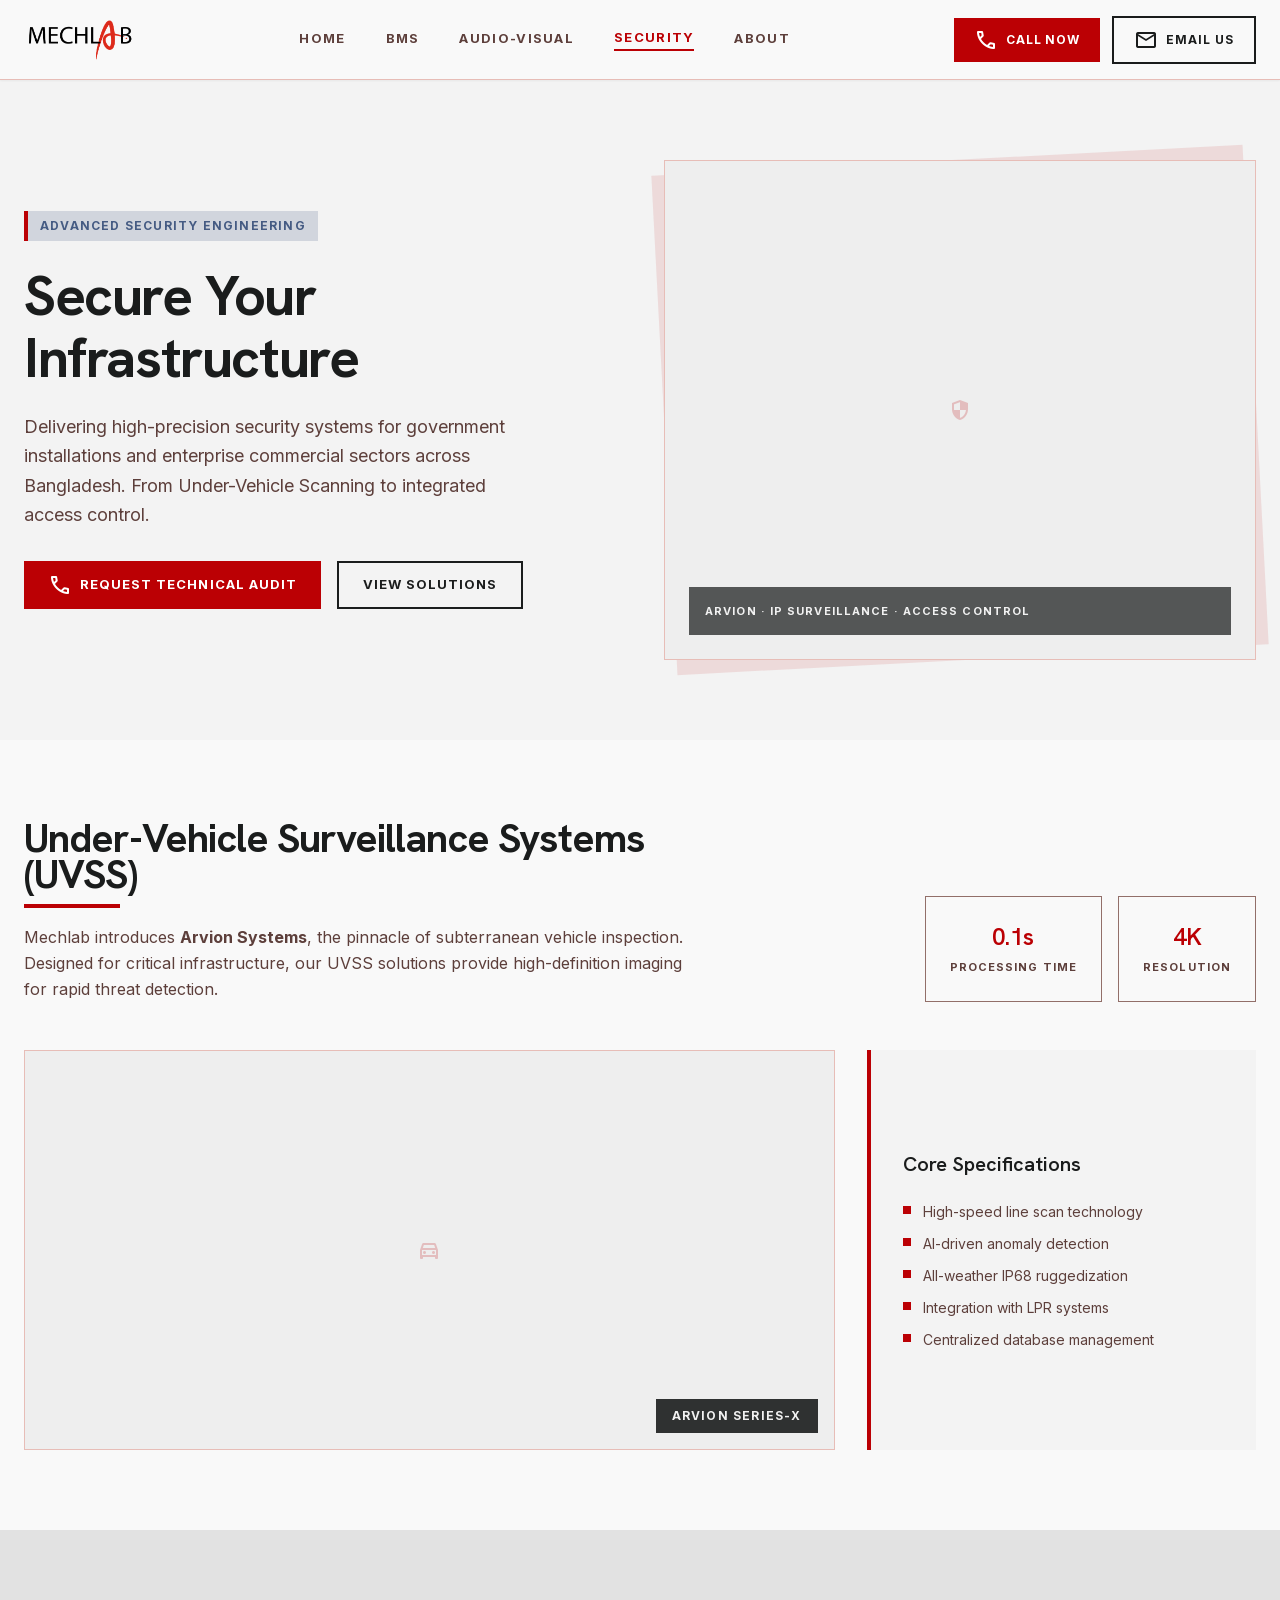
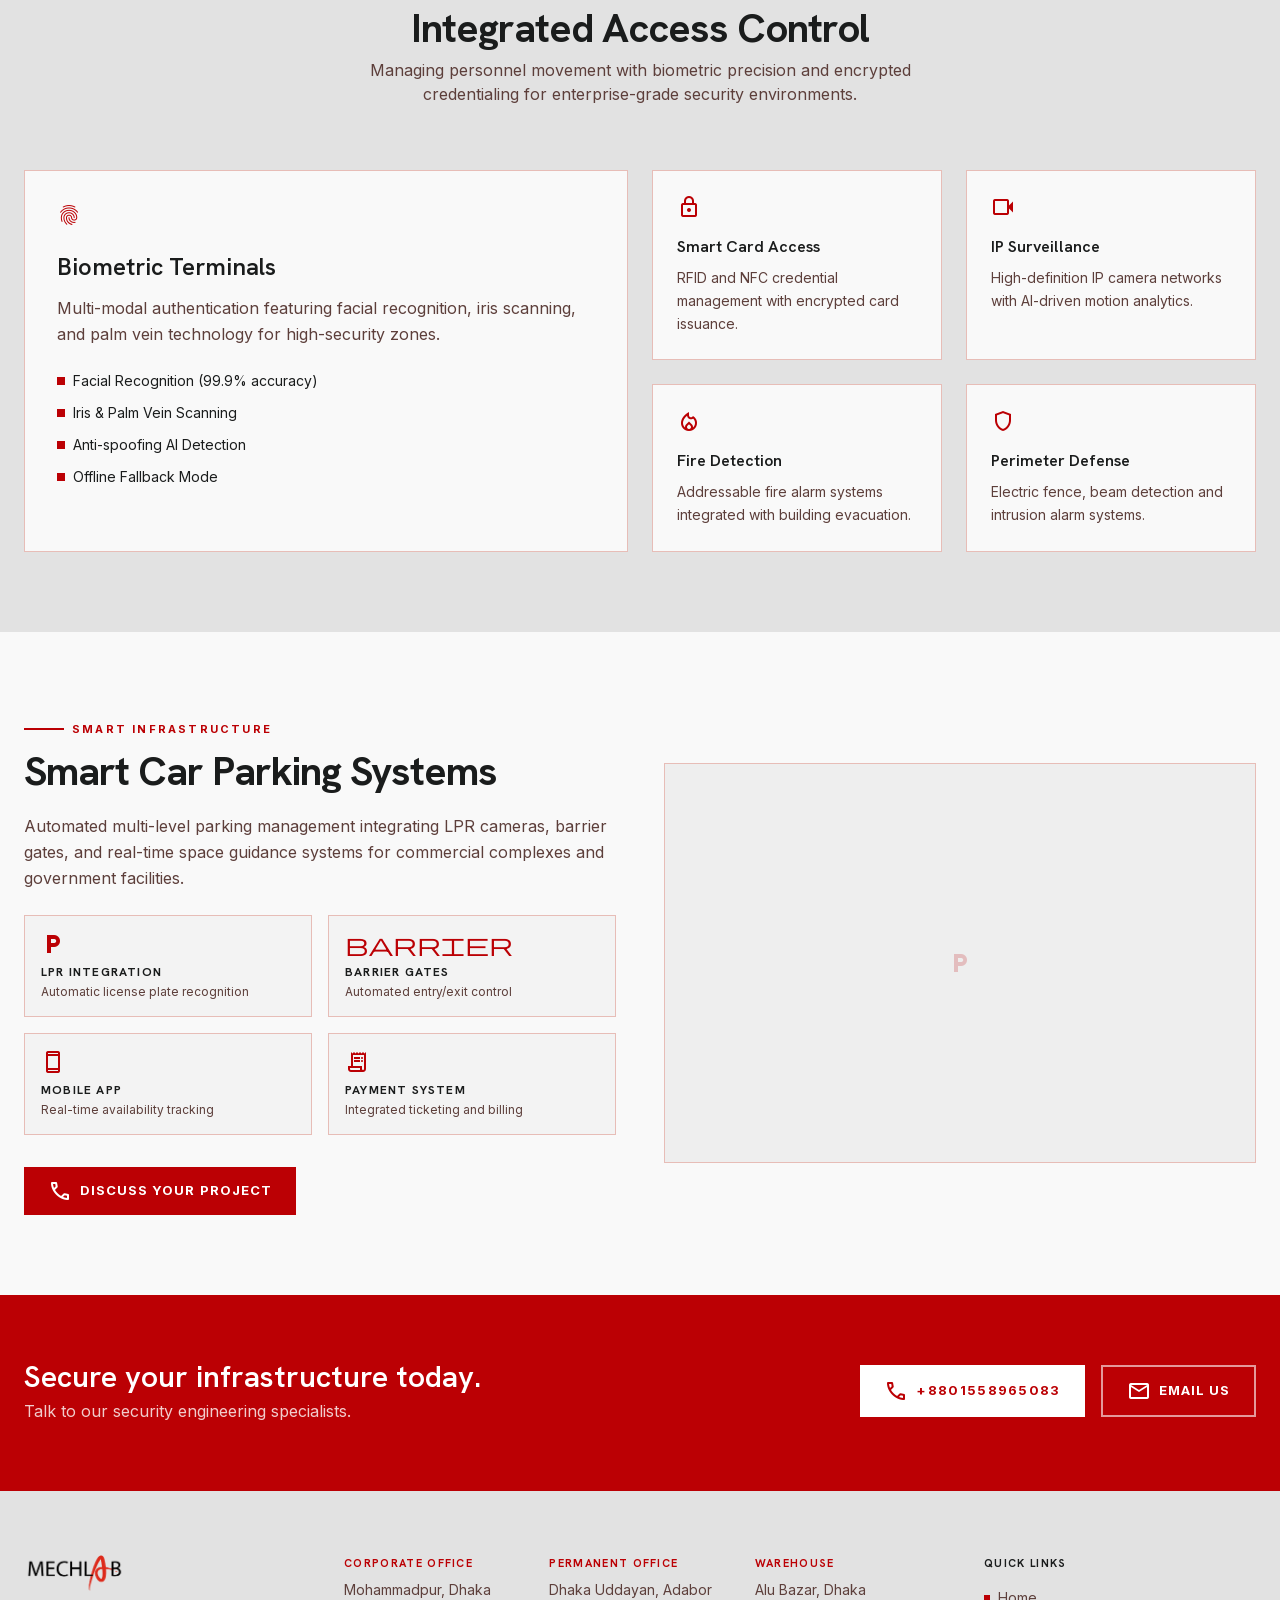
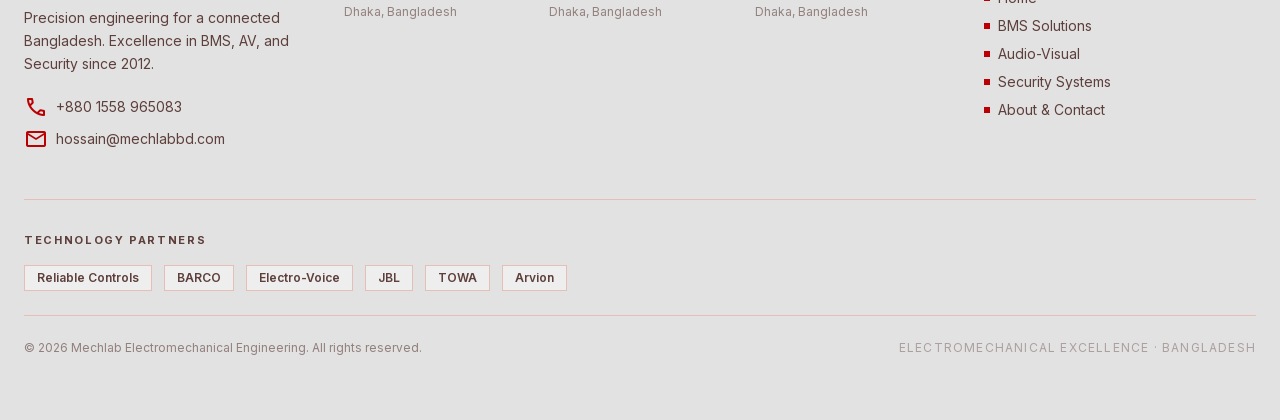
<file: security-systems/index.html>
<!DOCTYPE html><html lang="en" class="__variable_cc0060 __variable_f367f3"><head><meta charSet="utf-8"/><meta name="viewport" content="width=device-width, initial-scale=1"/><link rel="preload" as="image" href="/Logo.png" fetchPriority="high"/><link rel="stylesheet" href="/_next/static/css/00933184ba4f6944.css" data-precedence="next"/><link rel="preload" as="script" fetchPriority="low" href="/_next/static/chunks/webpack-7ab8d7d1562cad4b.js"/><script src="/_next/static/chunks/fd9d1056-3eee857bde8f3b06.js" async=""></script><script src="/_next/static/chunks/117-52c04c3c425f7752.js" async=""></script><script src="/_next/static/chunks/main-app-5ecc855e1d70945c.js" async=""></script><script src="/_next/static/chunks/972-380f0c685af81116.js" async=""></script><script src="/_next/static/chunks/844-70be492dfd88fde2.js" async=""></script><script src="/_next/static/chunks/app/layout-7e31e3b06a4ca4ec.js" async=""></script><script src="/_next/static/chunks/app/page-302e1de9fdd4956b.js" async=""></script><link rel="preconnect" href="https://fonts.googleapis.com"/><link rel="preconnect" href="https://fonts.gstatic.com" crossorigin=""/><title>Security &amp; Specialized Systems Bangladesh — UVSS, Access Control, Car Parking | Mechlab Engineering Bangladesh</title><meta name="description" content="Mechlab provides advanced security engineering in Bangladesh — Arvion UVSS under-vehicle surveillance, biometric access control, IP CCTV, and smart parking systems."/><meta name="keywords" content="electromechanical engineering Bangladesh,BMS Bangladesh,Reliable Controls dealer Bangladesh,building automation Bangladesh,BARCO Bangladesh,HVAC integration Bangladesh,access control Bangladesh,UVSS Bangladesh,audio visual Bangladesh,Mechlab"/><link rel="canonical" href="https://mechlabbd.com/"/><meta property="og:title" content="Mechlab | Electromechanical Engineering Partner Bangladesh"/><meta property="og:description" content="Bangladesh&#x27;s premier electromechanical engineering firm. BMS, AV &amp; Security solutions — From Design to Startup."/><meta property="og:url" content="https://mechlabbd.com/"/><meta property="og:site_name" content="Mechlab Engineering"/><meta property="og:locale" content="en_BD"/><meta property="og:type" content="website"/><meta name="twitter:card" content="summary"/><meta name="twitter:title" content="Mechlab | Electromechanical Engineering Partner Bangladesh"/><meta name="twitter:description" content="Bangladesh&#x27;s premier electromechanical engineering firm. BMS, AV &amp; Security solutions — From Design to Startup."/><link rel="shortcut icon" href="/favicon.png"/><link rel="icon" href="/favicon.png"/><link href="https://fonts.googleapis.com/css2?family=Material+Symbols+Outlined:opsz,wght,FILL,GRAD@20..48,100..700,0..1,-50..200&amp;display=swap" rel="stylesheet"/><script src="/_next/static/chunks/polyfills-42372ed130431b0a.js" noModule=""></script></head><body class="bg-surface text-on-surface font-body antialiased"><header class="sticky top-0 z-50 w-full bg-surface border-b border-outline-var shadow-sm h-20"><div class="flex justify-between items-center h-full px-6 max-w-container mx-auto"><a class="flex items-center gap-3" href="/"><img alt="Mechlab" fetchPriority="high" width="120" height="38" decoding="async" data-nimg="1" class="h-10 w-auto" style="color:transparent" src="/Logo.png"/></a><nav class="hidden md:flex items-center gap-10"><a class="text-[13px] font-bold tracking-[0.1em] uppercase transition-colors pb-0.5 text-on-surface-var hover:text-primary" href="/">Home</a><a class="text-[13px] font-bold tracking-[0.1em] uppercase transition-colors pb-0.5 text-on-surface-var hover:text-primary" href="/building-management/">BMS</a><a class="text-[13px] font-bold tracking-[0.1em] uppercase transition-colors pb-0.5 text-on-surface-var hover:text-primary" href="/audio-visual/">Audio-Visual</a><a class="text-[13px] font-bold tracking-[0.1em] uppercase transition-colors pb-0.5 text-primary border-b-2 border-primary" href="/security-systems/">Security</a><a class="text-[13px] font-bold tracking-[0.1em] uppercase transition-colors pb-0.5 text-on-surface-var hover:text-primary" href="/about/">About</a></nav><div class="hidden sm:flex items-center gap-3"><a href="tel:+8801558965083" class="btn-primary text-[12px] py-2.5 px-5"><span class="material-symbols-outlined text-[16px]">phone</span>Call Now</a><a href="mailto:hossain@mechlabbd.com" class="btn-outline text-[12px] py-2.5 px-5"><span class="material-symbols-outlined text-[16px]">mail</span>Email Us</a></div><button class="md:hidden text-on-surface p-2" aria-label="Toggle menu"><span class="material-symbols-outlined text-[28px]">menu</span></button></div></header><main><section class="relative w-full py-20 bg-surface-low overflow-hidden"><div class="page-wrap grid grid-cols-1 md:grid-cols-2 items-center gap-12"><div class="z-10"><div class="inline-block bg-tertiary/20 text-tertiary px-3 py-1.5 text-[12px] font-bold tracking-widest uppercase mb-6 border-l-4 border-primary">Advanced Security Engineering</div><h1 class="font-heading text-4xl md:text-[56px] font-bold leading-[1.1] tracking-tight text-on-surface mb-6">Secure Your Infrastructure</h1><p class="text-on-surface-var text-lg leading-relaxed mb-8 max-w-lg">Delivering high-precision security systems for government installations and enterprise commercial sectors across Bangladesh. From Under-Vehicle Scanning to integrated access control.</p><div class="flex flex-wrap gap-4"><a href="tel:+8801558965083" class="btn-primary"><span class="material-symbols-outlined text-[16px]">phone</span>Request Technical Audit</a><a href="mailto:hossain@mechlabbd.com" class="btn-outline">View Solutions</a></div></div><div class="relative h-[400px] md:h-[500px] group"><div class="absolute inset-0 bg-primary/10 -rotate-3 transition-transform group-hover:rotate-0"></div><div class="w-full h-full border border-outline-var bg-surface-container relative z-10 transition-transform group-hover:-translate-x-2 group-hover:-translate-y-2 flex items-center justify-center overflow-hidden"><div class="absolute inset-0 grid-bg opacity-30"></div><span class="material-symbols-outlined text-[120px] text-primary opacity-20">security</span><div class="absolute bottom-6 left-6 right-6 bg-inverse-surface/80 p-4"><p class="text-inverse-on-surface text-[11px] font-bold tracking-widest uppercase">Arvion · IP Surveillance · Access Control</p></div></div></div></div></section><section class="py-20 bg-surface" id="uvss"><div class="page-wrap"><div class="flex flex-col md:flex-row justify-between items-end mb-12 gap-6"><div class="max-w-2xl"><h2 class="font-heading text-3xl md:text-[40px] font-bold tracking-tight text-on-surface mb-3">Under-Vehicle Surveillance Systems (UVSS)</h2><div class="h-1 w-24 bg-primary mb-4"></div><p class="text-on-surface-var text-base leading-relaxed">Mechlab introduces <strong>Arvion Systems</strong>, the pinnacle of subterranean vehicle inspection. Designed for critical infrastructure, our UVSS solutions provide high-definition imaging for rapid threat detection.</p></div><div class="flex gap-4 flex-shrink-0"><div class="border border-outline p-6 text-center"><span class="block font-heading text-2xl font-semibold text-primary">0.1s</span><span class="text-[11px] font-bold tracking-widest uppercase text-on-surface-var">Processing Time</span></div><div class="border border-outline p-6 text-center"><span class="block font-heading text-2xl font-semibold text-primary">4K</span><span class="text-[11px] font-bold tracking-widest uppercase text-on-surface-var">Resolution</span></div></div></div><div class="grid grid-cols-1 md:grid-cols-3 gap-8"><div class="md:col-span-2 relative h-[400px] bg-surface-container border border-outline-var flex items-center justify-center overflow-hidden"><div class="absolute inset-0 grid-bg opacity-30"></div><span class="material-symbols-outlined text-[120px] text-primary opacity-20">directions_car</span><div class="absolute bottom-4 right-4 bg-inverse-surface text-inverse-on-surface px-4 py-2 text-[12px] font-bold tracking-widest uppercase">ARVION SERIES-X</div></div><div class="bg-surface-low border-l-4 border-primary p-8 flex flex-col justify-center"><h3 class="font-heading text-xl font-semibold mb-6">Core Specifications</h3><ul class="space-y-3"><li class="flex items-start gap-3 text-on-surface-var text-sm"><span class="red-bullet mt-1 flex-shrink-0"></span>High-speed line scan technology</li><li class="flex items-start gap-3 text-on-surface-var text-sm"><span class="red-bullet mt-1 flex-shrink-0"></span>AI-driven anomaly detection</li><li class="flex items-start gap-3 text-on-surface-var text-sm"><span class="red-bullet mt-1 flex-shrink-0"></span>All-weather IP68 ruggedization</li><li class="flex items-start gap-3 text-on-surface-var text-sm"><span class="red-bullet mt-1 flex-shrink-0"></span>Integration with LPR systems</li><li class="flex items-start gap-3 text-on-surface-var text-sm"><span class="red-bullet mt-1 flex-shrink-0"></span>Centralized database management</li></ul></div></div></div></section><section class="py-20 bg-surface-highest" id="access-control"><div class="page-wrap"><div class="text-center mb-16"><h2 class="font-heading text-3xl md:text-[40px] font-bold tracking-tight text-on-surface mb-3">Integrated Access Control</h2><p class="text-on-surface-var text-base max-w-xl mx-auto">Managing personnel movement with biometric precision and encrypted credentialing for enterprise-grade security environments.</p></div><div class="grid grid-cols-1 md:grid-cols-4 gap-6"><div class="md:col-span-2 md:row-span-2 bg-surface border border-outline-var p-8 hover:border-primary transition-colors"><span class="material-symbols-outlined text-primary text-[48px] mb-6 block">fingerprint</span><h3 class="font-heading text-2xl font-semibold mb-3">Biometric Terminals</h3><p class="text-on-surface-var text-base leading-relaxed mb-6">Multi-modal authentication featuring facial recognition, iris scanning, and palm vein technology for high-security zones.</p><ul class="space-y-3"><li class="flex items-center gap-2 text-sm"><span class="w-2 h-2 bg-primary flex-shrink-0"></span>Facial Recognition (99.9% accuracy)</li><li class="flex items-center gap-2 text-sm"><span class="w-2 h-2 bg-primary flex-shrink-0"></span>Iris &amp; Palm Vein Scanning</li><li class="flex items-center gap-2 text-sm"><span class="w-2 h-2 bg-primary flex-shrink-0"></span>Anti-spoofing AI Detection</li><li class="flex items-center gap-2 text-sm"><span class="w-2 h-2 bg-primary flex-shrink-0"></span>Offline Fallback Mode</li></ul></div><div class="bg-surface border border-outline-var p-6 hover:border-primary transition-colors"><span class="material-symbols-outlined text-primary text-3xl mb-4 block">lock</span><h4 class="font-heading text-base font-semibold mb-2">Smart Card Access</h4><p class="text-on-surface-var text-sm leading-relaxed">RFID and NFC credential management with encrypted card issuance.</p></div><div class="bg-surface border border-outline-var p-6 hover:border-primary transition-colors"><span class="material-symbols-outlined text-primary text-3xl mb-4 block">videocam</span><h4 class="font-heading text-base font-semibold mb-2">IP Surveillance</h4><p class="text-on-surface-var text-sm leading-relaxed">High-definition IP camera networks with AI-driven motion analytics.</p></div><div class="bg-surface border border-outline-var p-6 hover:border-primary transition-colors"><span class="material-symbols-outlined text-primary text-3xl mb-4 block">local_fire_department</span><h4 class="font-heading text-base font-semibold mb-2">Fire Detection</h4><p class="text-on-surface-var text-sm leading-relaxed">Addressable fire alarm systems integrated with building evacuation.</p></div><div class="bg-surface border border-outline-var p-6 hover:border-primary transition-colors"><span class="material-symbols-outlined text-primary text-3xl mb-4 block">shield</span><h4 class="font-heading text-base font-semibold mb-2">Perimeter Defense</h4><p class="text-on-surface-var text-sm leading-relaxed">Electric fence, beam detection and intrusion alarm systems.</p></div></div></div></section><section class="py-20 bg-surface" id="parking"><div class="page-wrap"><div class="grid grid-cols-1 lg:grid-cols-2 gap-12 items-center"><div><p class="section-tag">Smart Infrastructure</p><h2 class="font-heading text-3xl md:text-[40px] font-bold tracking-tight text-on-surface mb-6">Smart Car Parking Systems</h2><p class="text-on-surface-var text-base leading-relaxed mb-6">Automated multi-level parking management integrating LPR cameras, barrier gates, and real-time space guidance systems for commercial complexes and government facilities.</p><div class="grid grid-cols-2 gap-4 mb-8"><div class="bg-surface-low border border-outline-var p-4"><span class="material-symbols-outlined text-primary mb-2 block">local_parking</span><h5 class="font-bold text-xs uppercase tracking-wide mb-1">LPR Integration</h5><p class="text-on-surface-var text-xs">Automatic license plate recognition</p></div><div class="bg-surface-low border border-outline-var p-4"><span class="material-symbols-outlined text-primary mb-2 block">barrier</span><h5 class="font-bold text-xs uppercase tracking-wide mb-1">Barrier Gates</h5><p class="text-on-surface-var text-xs">Automated entry/exit control</p></div><div class="bg-surface-low border border-outline-var p-4"><span class="material-symbols-outlined text-primary mb-2 block">smartphone</span><h5 class="font-bold text-xs uppercase tracking-wide mb-1">Mobile App</h5><p class="text-on-surface-var text-xs">Real-time availability tracking</p></div><div class="bg-surface-low border border-outline-var p-4"><span class="material-symbols-outlined text-primary mb-2 block">receipt_long</span><h5 class="font-bold text-xs uppercase tracking-wide mb-1">Payment System</h5><p class="text-on-surface-var text-xs">Integrated ticketing and billing</p></div></div><a href="tel:+8801558965083" class="btn-primary"><span class="material-symbols-outlined text-[16px]">phone</span>Discuss Your Project</a></div><div class="bg-surface-container border border-outline-var p-8 relative overflow-hidden h-[400px] flex items-center justify-center"><div class="absolute inset-0 grid-bg opacity-30"></div><span class="material-symbols-outlined text-[120px] text-primary opacity-20">local_parking</span></div></div></div></section><section class="bg-primary py-16"><div class="page-wrap flex flex-col md:flex-row justify-between items-center gap-6"><div class="text-center md:text-left text-white"><h2 class="font-heading text-2xl md:text-3xl font-semibold">Secure your infrastructure today.</h2><p class="text-white/80 text-base mt-1">Talk to our security engineering specialists.</p></div><div class="flex flex-wrap gap-4"><a href="tel:+8801558965083" class="inline-flex items-center gap-2 bg-white text-primary px-6 py-3 text-[13px] font-bold tracking-widest uppercase hover:bg-surface-low transition-all"><span class="material-symbols-outlined text-[16px]">call</span>+8801558965083</a><a href="mailto:hossain@mechlabbd.com" class="btn-outline-white"><span class="material-symbols-outlined text-[16px]">mail</span>Email Us</a></div></div></section></main><footer class="bg-surface-highest border-t-4 border-primary w-full"><div class="page-wrap py-16"><div class="grid grid-cols-1 md:grid-cols-4 gap-12 mb-12"><div><img alt="Mechlab" loading="lazy" width="120" height="38" decoding="async" data-nimg="1" class="h-9 w-auto mb-4" style="color:transparent" src="/Logo.png"/><p class="text-on-surface-var text-sm leading-relaxed mb-5">Precision engineering for a connected Bangladesh. Excellence in BMS, AV, and Security since 2012.</p><div class="space-y-2"><a href="tel:+8801558965083" class="flex items-center gap-2 text-on-surface-var hover:text-primary text-sm transition-colors"><span class="material-symbols-outlined text-[16px] text-primary">phone</span>+880 1558 965083</a><a href="mailto:hossain@mechlabbd.com" class="flex items-center gap-2 text-on-surface-var hover:text-primary text-sm transition-colors"><span class="material-symbols-outlined text-[16px] text-primary">mail</span>hossain@mechlabbd.com</a></div></div><div class="md:col-span-2 grid grid-cols-1 sm:grid-cols-3 gap-6"><div><h4 class="text-[11px] font-bold tracking-[0.12em] uppercase text-primary mb-2">Corporate Office</h4><p class="text-on-surface-var text-sm">Mohammadpur, Dhaka</p><p class="text-on-surface-var/60 text-xs mt-1">Dhaka, Bangladesh</p></div><div><h4 class="text-[11px] font-bold tracking-[0.12em] uppercase text-primary mb-2">Permanent Office</h4><p class="text-on-surface-var text-sm">Dhaka Uddayan, Adabor</p><p class="text-on-surface-var/60 text-xs mt-1">Dhaka, Bangladesh</p></div><div><h4 class="text-[11px] font-bold tracking-[0.12em] uppercase text-primary mb-2">Warehouse</h4><p class="text-on-surface-var text-sm">Alu Bazar, Dhaka</p><p class="text-on-surface-var/60 text-xs mt-1">Dhaka, Bangladesh</p></div></div><div><h4 class="text-[11px] font-bold tracking-[0.12em] uppercase text-on-surface mb-4">Quick Links</h4><ul class="space-y-2"><li><a class="flex items-center gap-2 text-on-surface-var hover:text-primary text-sm transition-colors" href="/"><span class="w-1.5 h-1.5 bg-primary flex-shrink-0"></span>Home</a></li><li><a class="flex items-center gap-2 text-on-surface-var hover:text-primary text-sm transition-colors" href="/building-management/"><span class="w-1.5 h-1.5 bg-primary flex-shrink-0"></span>BMS Solutions</a></li><li><a class="flex items-center gap-2 text-on-surface-var hover:text-primary text-sm transition-colors" href="/audio-visual/"><span class="w-1.5 h-1.5 bg-primary flex-shrink-0"></span>Audio-Visual</a></li><li><a class="flex items-center gap-2 text-on-surface-var hover:text-primary text-sm transition-colors" href="/security-systems/"><span class="w-1.5 h-1.5 bg-primary flex-shrink-0"></span>Security Systems</a></li><li><a class="flex items-center gap-2 text-on-surface-var hover:text-primary text-sm transition-colors" href="/about/"><span class="w-1.5 h-1.5 bg-primary flex-shrink-0"></span>About &amp; Contact</a></li></ul></div></div><div class="border-t border-outline-var pt-8 mb-6"><p class="text-[11px] font-bold tracking-[0.15em] uppercase text-on-surface-var mb-4">Technology Partners</p><div class="flex flex-wrap gap-3"><span class="px-3 py-1 bg-surface-container border border-outline-var text-on-surface-var text-xs font-semibold">Reliable Controls</span><span class="px-3 py-1 bg-surface-container border border-outline-var text-on-surface-var text-xs font-semibold">BARCO</span><span class="px-3 py-1 bg-surface-container border border-outline-var text-on-surface-var text-xs font-semibold">Electro-Voice</span><span class="px-3 py-1 bg-surface-container border border-outline-var text-on-surface-var text-xs font-semibold">JBL</span><span class="px-3 py-1 bg-surface-container border border-outline-var text-on-surface-var text-xs font-semibold">TOWA</span><span class="px-3 py-1 bg-surface-container border border-outline-var text-on-surface-var text-xs font-semibold">Arvion</span></div></div><div class="border-t border-outline-var pt-6 flex flex-col sm:flex-row items-center justify-between gap-3"><p class="text-on-surface-var/60 text-xs">© <!-- -->2026<!-- --> Mechlab Electromechanical Engineering. All rights reserved.</p><p class="text-on-surface-var/40 text-xs tracking-wide uppercase">Electromechanical Excellence · Bangladesh</p></div></div></footer><script src="/_next/static/chunks/webpack-7ab8d7d1562cad4b.js" async=""></script><script>(self.__next_f=self.__next_f||[]).push([0]);self.__next_f.push([2,null])</script><script>self.__next_f.push([1,"1:HL[\"/_next/static/css/00933184ba4f6944.css\",\"style\"]\n"])</script><script>self.__next_f.push([1,"2:I[2846,[],\"\"]\n4:I[4707,[],\"\"]\n5:I[6423,[],\"\"]\n6:I[4196,[\"972\",\"static/chunks/972-380f0c685af81116.js\",\"844\",\"static/chunks/844-70be492dfd88fde2.js\",\"185\",\"static/chunks/app/layout-7e31e3b06a4ca4ec.js\"],\"default\"]\n7:I[5878,[\"972\",\"static/chunks/972-380f0c685af81116.js\",\"844\",\"static/chunks/844-70be492dfd88fde2.js\",\"185\",\"static/chunks/app/layout-7e31e3b06a4ca4ec.js\"],\"Image\"]\n8:I[2972,[\"972\",\"static/chunks/972-380f0c685af81116.js\",\"931\",\"static/chunks/app/page-302e1de9fdd4956b.js\"],\"\"]\na:I[1060,[],\"\"]\nb:[]\n"])</script><script>self.__next_f.push([1,"0:[\"$\",\"$L2\",null,{\"buildId\":\"CqYeRAuzGyCgP7gf85df0\",\"assetPrefix\":\"\",\"urlParts\":[\"\",\"security-systems\",\"\"],\"initialTree\":[\"\",{\"children\":[\"security-systems\",{\"children\":[\"__PAGE__\",{}]}]},\"$undefined\",\"$undefined\",true],\"initialSeedData\":[\"\",{\"children\":[\"security-systems\",{\"children\":[\"__PAGE__\",{},[[\"$L3\",[[\"$\",\"section\",null,{\"className\":\"relative w-full py-20 bg-surface-low overflow-hidden\",\"children\":[\"$\",\"div\",null,{\"className\":\"page-wrap grid grid-cols-1 md:grid-cols-2 items-center gap-12\",\"children\":[[\"$\",\"div\",null,{\"className\":\"z-10\",\"children\":[[\"$\",\"div\",null,{\"className\":\"inline-block bg-tertiary/20 text-tertiary px-3 py-1.5 text-[12px] font-bold tracking-widest uppercase mb-6 border-l-4 border-primary\",\"children\":\"Advanced Security Engineering\"}],[\"$\",\"h1\",null,{\"className\":\"font-heading text-4xl md:text-[56px] font-bold leading-[1.1] tracking-tight text-on-surface mb-6\",\"children\":\"Secure Your Infrastructure\"}],[\"$\",\"p\",null,{\"className\":\"text-on-surface-var text-lg leading-relaxed mb-8 max-w-lg\",\"children\":\"Delivering high-precision security systems for government installations and enterprise commercial sectors across Bangladesh. From Under-Vehicle Scanning to integrated access control.\"}],[\"$\",\"div\",null,{\"className\":\"flex flex-wrap gap-4\",\"children\":[[\"$\",\"a\",null,{\"href\":\"tel:+8801558965083\",\"className\":\"btn-primary\",\"children\":[[\"$\",\"span\",null,{\"className\":\"material-symbols-outlined text-[16px]\",\"children\":\"phone\"}],\"Request Technical Audit\"]}],[\"$\",\"a\",null,{\"href\":\"mailto:hossain@mechlabbd.com\",\"className\":\"btn-outline\",\"children\":\"View Solutions\"}]]}]]}],[\"$\",\"div\",null,{\"className\":\"relative h-[400px] md:h-[500px] group\",\"children\":[[\"$\",\"div\",null,{\"className\":\"absolute inset-0 bg-primary/10 -rotate-3 transition-transform group-hover:rotate-0\"}],[\"$\",\"div\",null,{\"className\":\"w-full h-full border border-outline-var bg-surface-container relative z-10 transition-transform group-hover:-translate-x-2 group-hover:-translate-y-2 flex items-center justify-center overflow-hidden\",\"children\":[[\"$\",\"div\",null,{\"className\":\"absolute inset-0 grid-bg opacity-30\"}],[\"$\",\"span\",null,{\"className\":\"material-symbols-outlined text-[120px] text-primary opacity-20\",\"children\":\"security\"}],[\"$\",\"div\",null,{\"className\":\"absolute bottom-6 left-6 right-6 bg-inverse-surface/80 p-4\",\"children\":[\"$\",\"p\",null,{\"className\":\"text-inverse-on-surface text-[11px] font-bold tracking-widest uppercase\",\"children\":\"Arvion · IP Surveillance · Access Control\"}]}]]}]]}]]}]}],[\"$\",\"section\",null,{\"className\":\"py-20 bg-surface\",\"id\":\"uvss\",\"children\":[\"$\",\"div\",null,{\"className\":\"page-wrap\",\"children\":[[\"$\",\"div\",null,{\"className\":\"flex flex-col md:flex-row justify-between items-end mb-12 gap-6\",\"children\":[[\"$\",\"div\",null,{\"className\":\"max-w-2xl\",\"children\":[[\"$\",\"h2\",null,{\"className\":\"font-heading text-3xl md:text-[40px] font-bold tracking-tight text-on-surface mb-3\",\"children\":\"Under-Vehicle Surveillance Systems (UVSS)\"}],[\"$\",\"div\",null,{\"className\":\"h-1 w-24 bg-primary mb-4\"}],[\"$\",\"p\",null,{\"className\":\"text-on-surface-var text-base leading-relaxed\",\"children\":[\"Mechlab introduces \",[\"$\",\"strong\",null,{\"children\":\"Arvion Systems\"}],\", the pinnacle of subterranean vehicle inspection. Designed for critical infrastructure, our UVSS solutions provide high-definition imaging for rapid threat detection.\"]}]]}],[\"$\",\"div\",null,{\"className\":\"flex gap-4 flex-shrink-0\",\"children\":[[\"$\",\"div\",null,{\"className\":\"border border-outline p-6 text-center\",\"children\":[[\"$\",\"span\",null,{\"className\":\"block font-heading text-2xl font-semibold text-primary\",\"children\":\"0.1s\"}],[\"$\",\"span\",null,{\"className\":\"text-[11px] font-bold tracking-widest uppercase text-on-surface-var\",\"children\":\"Processing Time\"}]]}],[\"$\",\"div\",null,{\"className\":\"border border-outline p-6 text-center\",\"children\":[[\"$\",\"span\",null,{\"className\":\"block font-heading text-2xl font-semibold text-primary\",\"children\":\"4K\"}],[\"$\",\"span\",null,{\"className\":\"text-[11px] font-bold tracking-widest uppercase text-on-surface-var\",\"children\":\"Resolution\"}]]}]]}]]}],[\"$\",\"div\",null,{\"className\":\"grid grid-cols-1 md:grid-cols-3 gap-8\",\"children\":[[\"$\",\"div\",null,{\"className\":\"md:col-span-2 relative h-[400px] bg-surface-container border border-outline-var flex items-center justify-center overflow-hidden\",\"children\":[[\"$\",\"div\",null,{\"className\":\"absolute inset-0 grid-bg opacity-30\"}],[\"$\",\"span\",null,{\"className\":\"material-symbols-outlined text-[120px] text-primary opacity-20\",\"children\":\"directions_car\"}],[\"$\",\"div\",null,{\"className\":\"absolute bottom-4 right-4 bg-inverse-surface text-inverse-on-surface px-4 py-2 text-[12px] font-bold tracking-widest uppercase\",\"children\":\"ARVION SERIES-X\"}]]}],[\"$\",\"div\",null,{\"className\":\"bg-surface-low border-l-4 border-primary p-8 flex flex-col justify-center\",\"children\":[[\"$\",\"h3\",null,{\"className\":\"font-heading text-xl font-semibold mb-6\",\"children\":\"Core Specifications\"}],[\"$\",\"ul\",null,{\"className\":\"space-y-3\",\"children\":[[\"$\",\"li\",\"High-speed line scan technology\",{\"className\":\"flex items-start gap-3 text-on-surface-var text-sm\",\"children\":[[\"$\",\"span\",null,{\"className\":\"red-bullet mt-1 flex-shrink-0\"}],\"High-speed line scan technology\"]}],[\"$\",\"li\",\"AI-driven anomaly detection\",{\"className\":\"flex items-start gap-3 text-on-surface-var text-sm\",\"children\":[[\"$\",\"span\",null,{\"className\":\"red-bullet mt-1 flex-shrink-0\"}],\"AI-driven anomaly detection\"]}],[\"$\",\"li\",\"All-weather IP68 ruggedization\",{\"className\":\"flex items-start gap-3 text-on-surface-var text-sm\",\"children\":[[\"$\",\"span\",null,{\"className\":\"red-bullet mt-1 flex-shrink-0\"}],\"All-weather IP68 ruggedization\"]}],[\"$\",\"li\",\"Integration with LPR systems\",{\"className\":\"flex items-start gap-3 text-on-surface-var text-sm\",\"children\":[[\"$\",\"span\",null,{\"className\":\"red-bullet mt-1 flex-shrink-0\"}],\"Integration with LPR systems\"]}],[\"$\",\"li\",\"Centralized database management\",{\"className\":\"flex items-start gap-3 text-on-surface-var text-sm\",\"children\":[[\"$\",\"span\",null,{\"className\":\"red-bullet mt-1 flex-shrink-0\"}],\"Centralized database management\"]}]]}]]}]]}]]}]}],[\"$\",\"section\",null,{\"className\":\"py-20 bg-surface-highest\",\"id\":\"access-control\",\"children\":[\"$\",\"div\",null,{\"className\":\"page-wrap\",\"children\":[[\"$\",\"div\",null,{\"className\":\"text-center mb-16\",\"children\":[[\"$\",\"h2\",null,{\"className\":\"font-heading text-3xl md:text-[40px] font-bold tracking-tight text-on-surface mb-3\",\"children\":\"Integrated Access Control\"}],[\"$\",\"p\",null,{\"className\":\"text-on-surface-var text-base max-w-xl mx-auto\",\"children\":\"Managing personnel movement with biometric precision and encrypted credentialing for enterprise-grade security environments.\"}]]}],[\"$\",\"div\",null,{\"className\":\"grid grid-cols-1 md:grid-cols-4 gap-6\",\"children\":[[\"$\",\"div\",null,{\"className\":\"md:col-span-2 md:row-span-2 bg-surface border border-outline-var p-8 hover:border-primary transition-colors\",\"children\":[[\"$\",\"span\",null,{\"className\":\"material-symbols-outlined text-primary text-[48px] mb-6 block\",\"children\":\"fingerprint\"}],[\"$\",\"h3\",null,{\"className\":\"font-heading text-2xl font-semibold mb-3\",\"children\":\"Biometric Terminals\"}],[\"$\",\"p\",null,{\"className\":\"text-on-surface-var text-base leading-relaxed mb-6\",\"children\":\"Multi-modal authentication featuring facial recognition, iris scanning, and palm vein technology for high-security zones.\"}],[\"$\",\"ul\",null,{\"className\":\"space-y-3\",\"children\":[[\"$\",\"li\",\"Facial Recognition (99.9% accuracy)\",{\"className\":\"flex items-center gap-2 text-sm\",\"children\":[[\"$\",\"span\",null,{\"className\":\"w-2 h-2 bg-primary flex-shrink-0\"}],\"Facial Recognition (99.9% accuracy)\"]}],[\"$\",\"li\",\"Iris \u0026 Palm Vein Scanning\",{\"className\":\"flex items-center gap-2 text-sm\",\"children\":[[\"$\",\"span\",null,{\"className\":\"w-2 h-2 bg-primary flex-shrink-0\"}],\"Iris \u0026 Palm Vein Scanning\"]}],[\"$\",\"li\",\"Anti-spoofing AI Detection\",{\"className\":\"flex items-center gap-2 text-sm\",\"children\":[[\"$\",\"span\",null,{\"className\":\"w-2 h-2 bg-primary flex-shrink-0\"}],\"Anti-spoofing AI Detection\"]}],[\"$\",\"li\",\"Offline Fallback Mode\",{\"className\":\"flex items-center gap-2 text-sm\",\"children\":[[\"$\",\"span\",null,{\"className\":\"w-2 h-2 bg-primary flex-shrink-0\"}],\"Offline Fallback Mode\"]}]]}]]}],[[\"$\",\"div\",\"Smart Card Access\",{\"className\":\"bg-surface border border-outline-var p-6 hover:border-primary transition-colors\",\"children\":[[\"$\",\"span\",null,{\"className\":\"material-symbols-outlined text-primary text-3xl mb-4 block\",\"children\":\"lock\"}],[\"$\",\"h4\",null,{\"className\":\"font-heading text-base font-semibold mb-2\",\"children\":\"Smart Card Access\"}],[\"$\",\"p\",null,{\"className\":\"text-on-surface-var text-sm leading-relaxed\",\"children\":\"RFID and NFC credential management with encrypted card issuance.\"}]]}],[\"$\",\"div\",\"IP Surveillance\",{\"className\":\"bg-surface border border-outline-var p-6 hover:border-primary transition-colors\",\"children\":[[\"$\",\"span\",null,{\"className\":\"material-symbols-outlined text-primary text-3xl mb-4 block\",\"children\":\"videocam\"}],[\"$\",\"h4\",null,{\"className\":\"font-heading text-base font-semibold mb-2\",\"children\":\"IP Surveillance\"}],[\"$\",\"p\",null,{\"className\":\"text-on-surface-var text-sm leading-relaxed\",\"children\":\"High-definition IP camera networks with AI-driven motion analytics.\"}]]}],[\"$\",\"div\",\"Fire Detection\",{\"className\":\"bg-surface border border-outline-var p-6 hover:border-primary transition-colors\",\"children\":[[\"$\",\"span\",null,{\"className\":\"material-symbols-outlined text-primary text-3xl mb-4 block\",\"children\":\"local_fire_department\"}],[\"$\",\"h4\",null,{\"className\":\"font-heading text-base font-semibold mb-2\",\"children\":\"Fire Detection\"}],[\"$\",\"p\",null,{\"className\":\"text-on-surface-var text-sm leading-relaxed\",\"children\":\"Addressable fire alarm systems integrated with building evacuation.\"}]]}],[\"$\",\"div\",\"Perimeter Defense\",{\"className\":\"bg-surface border border-outline-var p-6 hover:border-primary transition-colors\",\"children\":[[\"$\",\"span\",null,{\"className\":\"material-symbols-outlined text-primary text-3xl mb-4 block\",\"children\":\"shield\"}],[\"$\",\"h4\",null,{\"className\":\"font-heading text-base font-semibold mb-2\",\"children\":\"Perimeter Defense\"}],[\"$\",\"p\",null,{\"className\":\"text-on-surface-var text-sm leading-relaxed\",\"children\":\"Electric fence, beam detection and intrusion alarm systems.\"}]]}]]]}]]}]}],[\"$\",\"section\",null,{\"className\":\"py-20 bg-surface\",\"id\":\"parking\",\"children\":[\"$\",\"div\",null,{\"className\":\"page-wrap\",\"children\":[\"$\",\"div\",null,{\"className\":\"grid grid-cols-1 lg:grid-cols-2 gap-12 items-center\",\"children\":[[\"$\",\"div\",null,{\"children\":[[\"$\",\"p\",null,{\"className\":\"section-tag\",\"children\":\"Smart Infrastructure\"}],[\"$\",\"h2\",null,{\"className\":\"font-heading text-3xl md:text-[40px] font-bold tracking-tight text-on-surface mb-6\",\"children\":\"Smart Car Parking Systems\"}],[\"$\",\"p\",null,{\"className\":\"text-on-surface-var text-base leading-relaxed mb-6\",\"children\":\"Automated multi-level parking management integrating LPR cameras, barrier gates, and real-time space guidance systems for commercial complexes and government facilities.\"}],[\"$\",\"div\",null,{\"className\":\"grid grid-cols-2 gap-4 mb-8\",\"children\":[[\"$\",\"div\",\"LPR Integration\",{\"className\":\"bg-surface-low border border-outline-var p-4\",\"children\":[[\"$\",\"span\",null,{\"className\":\"material-symbols-outlined text-primary mb-2 block\",\"children\":\"local_parking\"}],[\"$\",\"h5\",null,{\"className\":\"font-bold text-xs uppercase tracking-wide mb-1\",\"children\":\"LPR Integration\"}],[\"$\",\"p\",null,{\"className\":\"text-on-surface-var text-xs\",\"children\":\"Automatic license plate recognition\"}]]}],[\"$\",\"div\",\"Barrier Gates\",{\"className\":\"bg-surface-low border border-outline-var p-4\",\"children\":[[\"$\",\"span\",null,{\"className\":\"material-symbols-outlined text-primary mb-2 block\",\"children\":\"barrier\"}],[\"$\",\"h5\",null,{\"className\":\"font-bold text-xs uppercase tracking-wide mb-1\",\"children\":\"Barrier Gates\"}],[\"$\",\"p\",null,{\"className\":\"text-on-surface-var text-xs\",\"children\":\"Automated entry/exit control\"}]]}],[\"$\",\"div\",\"Mobile App\",{\"className\":\"bg-surface-low border border-outline-var p-4\",\"children\":[[\"$\",\"span\",null,{\"className\":\"material-symbols-outlined text-primary mb-2 block\",\"children\":\"smartphone\"}],[\"$\",\"h5\",null,{\"className\":\"font-bold text-xs uppercase tracking-wide mb-1\",\"children\":\"Mobile App\"}],[\"$\",\"p\",null,{\"className\":\"text-on-surface-var text-xs\",\"children\":\"Real-time availability tracking\"}]]}],[\"$\",\"div\",\"Payment System\",{\"className\":\"bg-surface-low border border-outline-var p-4\",\"children\":[[\"$\",\"span\",null,{\"className\":\"material-symbols-outlined text-primary mb-2 block\",\"children\":\"receipt_long\"}],[\"$\",\"h5\",null,{\"className\":\"font-bold text-xs uppercase tracking-wide mb-1\",\"children\":\"Payment System\"}],[\"$\",\"p\",null,{\"className\":\"text-on-surface-var text-xs\",\"children\":\"Integrated ticketing and billing\"}]]}]]}],[\"$\",\"a\",null,{\"href\":\"tel:+8801558965083\",\"className\":\"btn-primary\",\"children\":[[\"$\",\"span\",null,{\"className\":\"material-symbols-outlined text-[16px]\",\"children\":\"phone\"}],\"Discuss Your Project\"]}]]}],[\"$\",\"div\",null,{\"className\":\"bg-surface-container border border-outline-var p-8 relative overflow-hidden h-[400px] flex items-center justify-center\",\"children\":[[\"$\",\"div\",null,{\"className\":\"absolute inset-0 grid-bg opacity-30\"}],[\"$\",\"span\",null,{\"className\":\"material-symbols-outlined text-[120px] text-primary opacity-20\",\"children\":\"local_parking\"}]]}]]}]}]}],[\"$\",\"section\",null,{\"className\":\"bg-primary py-16\",\"children\":[\"$\",\"div\",null,{\"className\":\"page-wrap flex flex-col md:flex-row justify-between items-center gap-6\",\"children\":[[\"$\",\"div\",null,{\"className\":\"text-center md:text-left text-white\",\"children\":[[\"$\",\"h2\",null,{\"className\":\"font-heading text-2xl md:text-3xl font-semibold\",\"children\":\"Secure your infrastructure today.\"}],[\"$\",\"p\",null,{\"className\":\"text-white/80 text-base mt-1\",\"children\":\"Talk to our security engineering specialists.\"}]]}],[\"$\",\"div\",null,{\"className\":\"flex flex-wrap gap-4\",\"children\":[[\"$\",\"a\",null,{\"href\":\"tel:+8801558965083\",\"className\":\"inline-flex items-center gap-2 bg-white text-primary px-6 py-3 text-[13px] font-bold tracking-widest uppercase hover:bg-surface-low transition-all\",\"children\":[[\"$\",\"span\",null,{\"className\":\"material-symbols-outlined text-[16px]\",\"children\":\"call\"}],\"+8801558965083\"]}],[\"$\",\"a\",null,{\"href\":\"mailto:hossain@mechlabbd.com\",\"className\":\"btn-outline-white\",\"children\":[[\"$\",\"span\",null,{\"className\":\"material-symbols-outlined text-[16px]\",\"children\":\"mail\"}],\"Email Us\"]}]]}]]}]}]],null],null],null]},[null,[\"$\",\"$L4\",null,{\"parallelRouterKey\":\"children\",\"segmentPath\":[\"children\",\"security-systems\",\"children\"],\"error\":\"$undefined\",\"errorStyles\":\"$undefined\",\"errorScripts\":\"$undefined\",\"template\":[\"$\",\"$L5\",null,{}],\"templateStyles\":\"$undefined\",\"templateScripts\":\"$undefined\",\"notFound\":\"$undefined\",\"notFoundStyles\":\"$undefined\"}]],null]},[[[[\"$\",\"link\",\"0\",{\"rel\":\"stylesheet\",\"href\":\"/_next/static/css/00933184ba4f6944.css\",\"precedence\":\"next\",\"crossOrigin\":\"$undefined\"}]],[\"$\",\"html\",null,{\"lang\":\"en\",\"className\":\"__variable_cc0060 __variable_f367f3\",\"children\":[[\"$\",\"head\",null,{\"children\":[[\"$\",\"link\",null,{\"rel\":\"preconnect\",\"href\":\"https://fonts.googleapis.com\"}],[\"$\",\"link\",null,{\"rel\":\"preconnect\",\"href\":\"https://fonts.gstatic.com\",\"crossOrigin\":\"\"}],[\"$\",\"link\",null,{\"href\":\"https://fonts.googleapis.com/css2?family=Material+Symbols+Outlined:opsz,wght,FILL,GRAD@20..48,100..700,0..1,-50..200\u0026display=swap\",\"rel\":\"stylesheet\"}]]}],[\"$\",\"body\",null,{\"className\":\"bg-surface text-on-surface font-body antialiased\",\"children\":[[\"$\",\"$L6\",null,{}],[\"$\",\"main\",null,{\"children\":[\"$\",\"$L4\",null,{\"parallelRouterKey\":\"children\",\"segmentPath\":[\"children\"],\"error\":\"$undefined\",\"errorStyles\":\"$undefined\",\"errorScripts\":\"$undefined\",\"template\":[\"$\",\"$L5\",null,{}],\"templateStyles\":\"$undefined\",\"templateScripts\":\"$undefined\",\"notFound\":[[\"$\",\"title\",null,{\"children\":\"404: This page could not be found.\"}],[\"$\",\"div\",null,{\"style\":{\"fontFamily\":\"system-ui,\\\"Segoe UI\\\",Roboto,Helvetica,Arial,sans-serif,\\\"Apple Color Emoji\\\",\\\"Segoe UI Emoji\\\"\",\"height\":\"100vh\",\"textAlign\":\"center\",\"display\":\"flex\",\"flexDirection\":\"column\",\"alignItems\":\"center\",\"justifyContent\":\"center\"},\"children\":[\"$\",\"div\",null,{\"children\":[[\"$\",\"style\",null,{\"dangerouslySetInnerHTML\":{\"__html\":\"body{color:#000;background:#fff;margin:0}.next-error-h1{border-right:1px solid rgba(0,0,0,.3)}@media (prefers-color-scheme:dark){body{color:#fff;background:#000}.next-error-h1{border-right:1px solid rgba(255,255,255,.3)}}\"}}],[\"$\",\"h1\",null,{\"className\":\"next-error-h1\",\"style\":{\"display\":\"inline-block\",\"margin\":\"0 20px 0 0\",\"padding\":\"0 23px 0 0\",\"fontSize\":24,\"fontWeight\":500,\"verticalAlign\":\"top\",\"lineHeight\":\"49px\"},\"children\":\"404\"}],[\"$\",\"div\",null,{\"style\":{\"display\":\"inline-block\"},\"children\":[\"$\",\"h2\",null,{\"style\":{\"fontSize\":14,\"fontWeight\":400,\"lineHeight\":\"49px\",\"margin\":0},\"children\":\"This page could not be found.\"}]}]]}]}]],\"notFoundStyles\":[]}]}],[\"$\",\"footer\",null,{\"className\":\"bg-surface-highest border-t-4 border-primary w-full\",\"children\":[\"$\",\"div\",null,{\"className\":\"page-wrap py-16\",\"children\":[[\"$\",\"div\",null,{\"className\":\"grid grid-cols-1 md:grid-cols-4 gap-12 mb-12\",\"children\":[[\"$\",\"div\",null,{\"children\":[[\"$\",\"$L7\",null,{\"src\":\"/Logo.png\",\"alt\":\"Mechlab\",\"width\":120,\"height\":38,\"className\":\"h-9 w-auto mb-4\"}],[\"$\",\"p\",null,{\"className\":\"text-on-surface-var text-sm leading-relaxed mb-5\",\"children\":\"Precision engineering for a connected Bangladesh. Excellence in BMS, AV, and Security since 2012.\"}],[\"$\",\"div\",null,{\"className\":\"space-y-2\",\"children\":[[\"$\",\"a\",null,{\"href\":\"tel:+8801558965083\",\"className\":\"flex items-center gap-2 text-on-surface-var hover:text-primary text-sm transition-colors\",\"children\":[[\"$\",\"span\",null,{\"className\":\"material-symbols-outlined text-[16px] text-primary\",\"children\":\"phone\"}],\"+880 1558 965083\"]}],[\"$\",\"a\",null,{\"href\":\"mailto:hossain@mechlabbd.com\",\"className\":\"flex items-center gap-2 text-on-surface-var hover:text-primary text-sm transition-colors\",\"children\":[[\"$\",\"span\",null,{\"className\":\"material-symbols-outlined text-[16px] text-primary\",\"children\":\"mail\"}],\"hossain@mechlabbd.com\"]}]]}]]}],[\"$\",\"div\",null,{\"className\":\"md:col-span-2 grid grid-cols-1 sm:grid-cols-3 gap-6\",\"children\":[[\"$\",\"div\",\"Corporate Office\",{\"children\":[[\"$\",\"h4\",null,{\"className\":\"text-[11px] font-bold tracking-[0.12em] uppercase text-primary mb-2\",\"children\":\"Corporate Office\"}],[\"$\",\"p\",null,{\"className\":\"text-on-surface-var text-sm\",\"children\":\"Mohammadpur, Dhaka\"}],[\"$\",\"p\",null,{\"className\":\"text-on-surface-var/60 text-xs mt-1\",\"children\":\"Dhaka, Bangladesh\"}]]}],[\"$\",\"div\",\"Permanent Office\",{\"children\":[[\"$\",\"h4\",null,{\"className\":\"text-[11px] font-bold tracking-[0.12em] uppercase text-primary mb-2\",\"children\":\"Permanent Office\"}],[\"$\",\"p\",null,{\"className\":\"text-on-surface-var text-sm\",\"children\":\"Dhaka Uddayan, Adabor\"}],[\"$\",\"p\",null,{\"className\":\"text-on-surface-var/60 text-xs mt-1\",\"children\":\"Dhaka, Bangladesh\"}]]}],[\"$\",\"div\",\"Warehouse\",{\"children\":[[\"$\",\"h4\",null,{\"className\":\"text-[11px] font-bold tracking-[0.12em] uppercase text-primary mb-2\",\"children\":\"Warehouse\"}],[\"$\",\"p\",null,{\"className\":\"text-on-surface-var text-sm\",\"children\":\"Alu Bazar, Dhaka\"}],[\"$\",\"p\",null,{\"className\":\"text-on-surface-var/60 text-xs mt-1\",\"children\":\"Dhaka, Bangladesh\"}]]}]]}],[\"$\",\"div\",null,{\"children\":[[\"$\",\"h4\",null,{\"className\":\"text-[11px] font-bold tracking-[0.12em] uppercase text-on-surface mb-4\",\"children\":\"Quick Links\"}],[\"$\",\"ul\",null,{\"className\":\"space-y-2\",\"children\":[[\"$\",\"li\",\"/\",{\"children\":[\"$\",\"$L8\",null,{\"href\":\"/\",\"className\":\"flex items-center gap-2 text-on-surface-var hover:text-primary text-sm transition-colors\",\"children\":[[\"$\",\"span\",null,{\"className\":\"w-1.5 h-1.5 bg-primary flex-shrink-0\"}],\"Home\"]}]}],[\"$\",\"li\",\"/building-management\",{\"children\":[\"$\",\"$L8\",null,{\"href\":\"/building-management\",\"className\":\"flex items-center gap-2 text-on-surface-var hover:text-primary text-sm transition-colors\",\"children\":[[\"$\",\"span\",null,{\"className\":\"w-1.5 h-1.5 bg-primary flex-shrink-0\"}],\"BMS Solutions\"]}]}],[\"$\",\"li\",\"/audio-visual\",{\"children\":[\"$\",\"$L8\",null,{\"href\":\"/audio-visual\",\"className\":\"flex items-center gap-2 text-on-surface-var hover:text-primary text-sm transition-colors\",\"children\":[[\"$\",\"span\",null,{\"className\":\"w-1.5 h-1.5 bg-primary flex-shrink-0\"}],\"Audio-Visual\"]}]}],[\"$\",\"li\",\"/security-systems\",{\"children\":[\"$\",\"$L8\",null,{\"href\":\"/security-systems\",\"className\":\"flex items-center gap-2 text-on-surface-var hover:text-primary text-sm transition-colors\",\"children\":[[\"$\",\"span\",null,{\"className\":\"w-1.5 h-1.5 bg-primary flex-shrink-0\"}],\"Security Systems\"]}]}],[\"$\",\"li\",\"/about\",{\"children\":[\"$\",\"$L8\",null,{\"href\":\"/about\",\"className\":\"flex items-center gap-2 text-on-surface-var hover:text-primary text-sm transition-colors\",\"children\":[[\"$\",\"span\",null,{\"className\":\"w-1.5 h-1.5 bg-primary flex-shrink-0\"}],\"About \u0026 Contact\"]}]}]]}]]}]]}],[\"$\",\"div\",null,{\"className\":\"border-t border-outline-var pt-8 mb-6\",\"children\":[[\"$\",\"p\",null,{\"className\":\"text-[11px] font-bold tracking-[0.15em] uppercase text-on-surface-var mb-4\",\"children\":\"Technology Partners\"}],[\"$\",\"div\",null,{\"className\":\"flex flex-wrap gap-3\",\"children\":[[\"$\",\"span\",\"Reliable Controls\",{\"className\":\"px-3 py-1 bg-surface-container border border-outline-var text-on-surface-var text-xs font-semibold\",\"children\":\"Reliable Controls\"}],[\"$\",\"span\",\"BARCO\",{\"className\":\"px-3 py-1 bg-surface-container border border-outline-var text-on-surface-var text-xs font-semibold\",\"children\":\"BARCO\"}],[\"$\",\"span\",\"Electro-Voice\",{\"className\":\"px-3 py-1 bg-surface-container border border-outline-var text-on-surface-var text-xs font-semibold\",\"children\":\"Electro-Voice\"}],[\"$\",\"span\",\"JBL\",{\"className\":\"px-3 py-1 bg-surface-container border border-outline-var text-on-surface-var text-xs font-semibold\",\"children\":\"JBL\"}],[\"$\",\"span\",\"TOWA\",{\"className\":\"px-3 py-1 bg-surface-container border border-outline-var text-on-surface-var text-xs font-semibold\",\"children\":\"TOWA\"}],[\"$\",\"span\",\"Arvion\",{\"className\":\"px-3 py-1 bg-surface-container border border-outline-var text-on-surface-var text-xs font-semibold\",\"children\":\"Arvion\"}]]}]]}],[\"$\",\"div\",null,{\"className\":\"border-t border-outline-var pt-6 flex flex-col sm:flex-row items-center justify-between gap-3\",\"children\":[[\"$\",\"p\",null,{\"className\":\"text-on-surface-var/60 text-xs\",\"children\":[\"© \",2026,\" Mechlab Electromechanical Engineering. All rights reserved.\"]}],[\"$\",\"p\",null,{\"className\":\"text-on-surface-var/40 text-xs tracking-wide uppercase\",\"children\":\"Electromechanical Excellence · Bangladesh\"}]]}]]}]}]]}]]}]],null],null],\"couldBeIntercepted\":false,\"initialHead\":[null,\"$L9\"],\"globalErrorComponent\":\"$a\",\"missingSlots\":\"$Wb\"}]\n"])</script><script>self.__next_f.push([1,"9:[[\"$\",\"meta\",\"0\",{\"name\":\"viewport\",\"content\":\"width=device-width, initial-scale=1\"}],[\"$\",\"meta\",\"1\",{\"charSet\":\"utf-8\"}],[\"$\",\"title\",\"2\",{\"children\":\"Security \u0026 Specialized Systems Bangladesh — UVSS, Access Control, Car Parking | Mechlab Engineering Bangladesh\"}],[\"$\",\"meta\",\"3\",{\"name\":\"description\",\"content\":\"Mechlab provides advanced security engineering in Bangladesh — Arvion UVSS under-vehicle surveillance, biometric access control, IP CCTV, and smart parking systems.\"}],[\"$\",\"meta\",\"4\",{\"name\":\"keywords\",\"content\":\"electromechanical engineering Bangladesh,BMS Bangladesh,Reliable Controls dealer Bangladesh,building automation Bangladesh,BARCO Bangladesh,HVAC integration Bangladesh,access control Bangladesh,UVSS Bangladesh,audio visual Bangladesh,Mechlab\"}],[\"$\",\"link\",\"5\",{\"rel\":\"canonical\",\"href\":\"https://mechlabbd.com/\"}],[\"$\",\"meta\",\"6\",{\"property\":\"og:title\",\"content\":\"Mechlab | Electromechanical Engineering Partner Bangladesh\"}],[\"$\",\"meta\",\"7\",{\"property\":\"og:description\",\"content\":\"Bangladesh's premier electromechanical engineering firm. BMS, AV \u0026 Security solutions — From Design to Startup.\"}],[\"$\",\"meta\",\"8\",{\"property\":\"og:url\",\"content\":\"https://mechlabbd.com/\"}],[\"$\",\"meta\",\"9\",{\"property\":\"og:site_name\",\"content\":\"Mechlab Engineering\"}],[\"$\",\"meta\",\"10\",{\"property\":\"og:locale\",\"content\":\"en_BD\"}],[\"$\",\"meta\",\"11\",{\"property\":\"og:type\",\"content\":\"website\"}],[\"$\",\"meta\",\"12\",{\"name\":\"twitter:card\",\"content\":\"summary\"}],[\"$\",\"meta\",\"13\",{\"name\":\"twitter:title\",\"content\":\"Mechlab | Electromechanical Engineering Partner Bangladesh\"}],[\"$\",\"meta\",\"14\",{\"name\":\"twitter:description\",\"content\":\"Bangladesh's premier electromechanical engineering firm. BMS, AV \u0026 Security solutions — From Design to Startup.\"}],[\"$\",\"link\",\"15\",{\"rel\":\"shortcut icon\",\"href\":\"/favicon.png\"}],[\"$\",\"link\",\"16\",{\"rel\":\"icon\",\"href\":\"/favicon.png\"}]]\n3:null\n"])</script></body></html>
</file>
<file: _next/static/css/00933184ba4f6944.css>
*,:after,:before{--tw-border-spacing-x:0;--tw-border-spacing-y:0;--tw-translate-x:0;--tw-translate-y:0;--tw-rotate:0;--tw-skew-x:0;--tw-skew-y:0;--tw-scale-x:1;--tw-scale-y:1;--tw-pan-x: ;--tw-pan-y: ;--tw-pinch-zoom: ;--tw-scroll-snap-strictness:proximity;--tw-gradient-from-position: ;--tw-gradient-via-position: ;--tw-gradient-to-position: ;--tw-ordinal: ;--tw-slashed-zero: ;--tw-numeric-figure: ;--tw-numeric-spacing: ;--tw-numeric-fraction: ;--tw-ring-inset: ;--tw-ring-offset-width:0px;--tw-ring-offset-color:#fff;--tw-ring-color:rgba(59,130,246,.5);--tw-ring-offset-shadow:0 0 #0000;--tw-ring-shadow:0 0 #0000;--tw-shadow:0 0 #0000;--tw-shadow-colored:0 0 #0000;--tw-blur: ;--tw-brightness: ;--tw-contrast: ;--tw-grayscale: ;--tw-hue-rotate: ;--tw-invert: ;--tw-saturate: ;--tw-sepia: ;--tw-drop-shadow: ;--tw-backdrop-blur: ;--tw-backdrop-brightness: ;--tw-backdrop-contrast: ;--tw-backdrop-grayscale: ;--tw-backdrop-hue-rotate: ;--tw-backdrop-invert: ;--tw-backdrop-opacity: ;--tw-backdrop-saturate: ;--tw-backdrop-sepia: ;--tw-contain-size: ;--tw-contain-layout: ;--tw-contain-paint: ;--tw-contain-style: }::backdrop{--tw-border-spacing-x:0;--tw-border-spacing-y:0;--tw-translate-x:0;--tw-translate-y:0;--tw-rotate:0;--tw-skew-x:0;--tw-skew-y:0;--tw-scale-x:1;--tw-scale-y:1;--tw-pan-x: ;--tw-pan-y: ;--tw-pinch-zoom: ;--tw-scroll-snap-strictness:proximity;--tw-gradient-from-position: ;--tw-gradient-via-position: ;--tw-gradient-to-position: ;--tw-ordinal: ;--tw-slashed-zero: ;--tw-numeric-figure: ;--tw-numeric-spacing: ;--tw-numeric-fraction: ;--tw-ring-inset: ;--tw-ring-offset-width:0px;--tw-ring-offset-color:#fff;--tw-ring-color:rgba(59,130,246,.5);--tw-ring-offset-shadow:0 0 #0000;--tw-ring-shadow:0 0 #0000;--tw-shadow:0 0 #0000;--tw-shadow-colored:0 0 #0000;--tw-blur: ;--tw-brightness: ;--tw-contrast: ;--tw-grayscale: ;--tw-hue-rotate: ;--tw-invert: ;--tw-saturate: ;--tw-sepia: ;--tw-drop-shadow: ;--tw-backdrop-blur: ;--tw-backdrop-brightness: ;--tw-backdrop-contrast: ;--tw-backdrop-grayscale: ;--tw-backdrop-hue-rotate: ;--tw-backdrop-invert: ;--tw-backdrop-opacity: ;--tw-backdrop-saturate: ;--tw-backdrop-sepia: ;--tw-contain-size: ;--tw-contain-layout: ;--tw-contain-paint: ;--tw-contain-style: }/*
! tailwindcss v3.4.19 | MIT License | https://tailwindcss.com
*/*,:after,:before{border:0 solid #e5e7eb}:after,:before{--tw-content:""}:host,html{line-height:1.5;-webkit-text-size-adjust:100%;-moz-tab-size:4;-o-tab-size:4;tab-size:4;font-family:ui-sans-serif,system-ui,sans-serif,Apple Color Emoji,Segoe UI Emoji,Segoe UI Symbol,Noto Color Emoji;font-feature-settings:normal;font-variation-settings:normal;-webkit-tap-highlight-color:transparent}body{margin:0;line-height:inherit}hr{height:0;color:inherit;border-top-width:1px}abbr:where([title]){-webkit-text-decoration:underline dotted;text-decoration:underline dotted}h1,h2,h3,h4,h5,h6{font-size:inherit;font-weight:inherit}a{color:inherit;text-decoration:inherit}b,strong{font-weight:bolder}code,kbd,pre,samp{font-family:ui-monospace,SFMono-Regular,Menlo,Monaco,Consolas,Liberation Mono,Courier New,monospace;font-feature-settings:normal;font-variation-settings:normal;font-size:1em}small{font-size:80%}sub,sup{font-size:75%;line-height:0;position:relative;vertical-align:baseline}sub{bottom:-.25em}sup{top:-.5em}table{text-indent:0;border-color:inherit;border-collapse:collapse}button,input,optgroup,select,textarea{font-family:inherit;font-feature-settings:inherit;font-variation-settings:inherit;font-size:100%;font-weight:inherit;line-height:inherit;letter-spacing:inherit;color:inherit;margin:0;padding:0}button,select{text-transform:none}button,input:where([type=button]),input:where([type=reset]),input:where([type=submit]){-webkit-appearance:button;background-color:transparent;background-image:none}:-moz-focusring{outline:auto}:-moz-ui-invalid{box-shadow:none}progress{vertical-align:baseline}::-webkit-inner-spin-button,::-webkit-outer-spin-button{height:auto}[type=search]{-webkit-appearance:textfield;outline-offset:-2px}::-webkit-search-decoration{-webkit-appearance:none}::-webkit-file-upload-button{-webkit-appearance:button;font:inherit}summary{display:list-item}blockquote,dd,dl,figure,h1,h2,h3,h4,h5,h6,hr,p,pre{margin:0}fieldset{margin:0}fieldset,legend{padding:0}menu,ol,ul{list-style:none;margin:0;padding:0}dialog{padding:0}textarea{resize:vertical}input::-moz-placeholder,textarea::-moz-placeholder{opacity:1;color:#9ca3af}input::placeholder,textarea::placeholder{opacity:1;color:#9ca3af}[role=button],button{cursor:pointer}:disabled{cursor:default}audio,canvas,embed,iframe,img,object,svg,video{display:block;vertical-align:middle}img,video{max-width:100%;height:auto}[hidden]:where(:not([hidden=until-found])){display:none}*,:after,:before{box-sizing:border-box}html{scroll-behavior:smooth}body{font-family:var(--font-inter),sans-serif;color:#1a1c1c;background-color:#f9f9f9;-webkit-font-smoothing:antialiased}h1,h2,h3,h4,h5,h6{font-family:var(--font-hanken),sans-serif}.material-symbols-outlined{font-variation-settings:"FILL" 0,"wght" 400,"GRAD" 0,"opsz" 24;vertical-align:middle}.page-wrap{margin-left:auto;margin-right:auto;max-width:1280px;padding-left:1.5rem;padding-right:1.5rem}.section-tag{margin-bottom:1rem;display:inline-flex;align-items:center;gap:.5rem;font-size:11px;font-weight:700;text-transform:uppercase;letter-spacing:.2em;--tw-text-opacity:1;color:rgb(187 0 4/var(--tw-text-opacity,1))}.section-tag:before{content:"";display:block;height:2px;width:2.5rem}.red-bullet,.section-tag:before{flex-shrink:0;--tw-bg-opacity:1;background-color:rgb(187 0 4/var(--tw-bg-opacity,1))}.red-bullet{display:inline-block;height:.5rem;width:.5rem}.btn-primary{display:inline-flex;cursor:pointer;align-items:center;gap:.5rem;--tw-bg-opacity:1;background-color:rgb(187 0 4/var(--tw-bg-opacity,1));padding:.75rem 1.5rem;font-size:13px;font-weight:700;text-transform:uppercase;letter-spacing:.08em;--tw-text-opacity:1;color:rgb(255 255 255/var(--tw-text-opacity,1));transition-property:all;transition-timing-function:cubic-bezier(.4,0,.2,1);transition-duration:.15s}.btn-primary:hover{--tw-bg-opacity:1;background-color:rgb(147 0 2/var(--tw-bg-opacity,1))}.btn-outline{display:inline-flex;cursor:pointer;align-items:center;gap:.5rem;border-width:2px;--tw-border-opacity:1;border-color:rgb(26 28 28/var(--tw-border-opacity,1));background-color:transparent;padding:.75rem 1.5rem;font-size:13px;font-weight:700;text-transform:uppercase;letter-spacing:.08em;--tw-text-opacity:1;color:rgb(26 28 28/var(--tw-text-opacity,1));transition-property:all;transition-timing-function:cubic-bezier(.4,0,.2,1);transition-duration:.15s}.btn-outline:hover{--tw-bg-opacity:1;background-color:rgb(26 28 28/var(--tw-bg-opacity,1));--tw-text-opacity:1;color:rgb(249 249 249/var(--tw-text-opacity,1))}.btn-outline-white{display:inline-flex;cursor:pointer;align-items:center;gap:.5rem;border-width:2px;border-color:hsla(0,0%,100%,.6);background-color:transparent;padding:.75rem 1.5rem;font-size:13px;font-weight:700;text-transform:uppercase;letter-spacing:.08em;--tw-text-opacity:1;color:rgb(255 255 255/var(--tw-text-opacity,1));transition-property:all;transition-timing-function:cubic-bezier(.4,0,.2,1);transition-duration:.15s}.btn-outline-white:hover{--tw-border-opacity:1;border-color:rgb(255 255 255/var(--tw-border-opacity,1));background-color:hsla(0,0%,100%,.1)}.service-card{border-width:1px;--tw-border-opacity:1;border-color:rgb(231 189 183/var(--tw-border-opacity,1));--tw-bg-opacity:1;background-color:rgb(255 255 255/var(--tw-bg-opacity,1));transition-property:color,background-color,border-color,text-decoration-color,fill,stroke;transition-timing-function:cubic-bezier(.4,0,.2,1);transition-duration:.2s}.service-card:hover{--tw-border-opacity:1;border-color:rgb(187 0 4/var(--tw-border-opacity,1))}.pointer-events-none{pointer-events:none}.absolute{position:absolute}.relative{position:relative}.sticky{position:sticky}.inset-0{inset:0}.-bottom-10{bottom:-2.5rem}.-bottom-2{bottom:-.5rem}.-left-2{left:-.5rem}.-right-10{right:-2.5rem}.bottom-4{bottom:1rem}.bottom-6{bottom:1.5rem}.left-0{left:0}.left-6{left:1.5rem}.right-0{right:0}.right-4{right:1rem}.right-6{right:1.5rem}.top-0{top:0}.top-20{top:5rem}.z-10{z-index:10}.z-50{z-index:50}.col-span-2{grid-column:span 2/span 2}.mx-auto{margin-left:auto;margin-right:auto}.mb-1{margin-bottom:.25rem}.mb-12{margin-bottom:3rem}.mb-16{margin-bottom:4rem}.mb-2{margin-bottom:.5rem}.mb-3{margin-bottom:.75rem}.mb-4{margin-bottom:1rem}.mb-5{margin-bottom:1.25rem}.mb-6{margin-bottom:1.5rem}.mb-8{margin-bottom:2rem}.mt-1{margin-top:.25rem}.mt-1\.5{margin-top:.375rem}.mt-12{margin-top:3rem}.mt-2{margin-top:.5rem}.mt-3{margin-top:.75rem}.mt-4{margin-top:1rem}.mt-6{margin-top:1.5rem}.block{display:block}.inline-block{display:inline-block}.flex{display:flex}.inline-flex{display:inline-flex}.grid{display:grid}.hidden{display:none}.aspect-square{aspect-ratio:1/1}.h-1{height:.25rem}.h-1\.5{height:.375rem}.h-10{height:2.5rem}.h-2{height:.5rem}.h-20{height:5rem}.h-32{height:8rem}.h-48{height:12rem}.h-64{height:16rem}.h-9{height:2.25rem}.h-\[400px\]{height:400px}.h-\[80vh\]{height:80vh}.h-full{height:100%}.w-1\.5{width:.375rem}.w-1\/3{width:33.333333%}.w-12{width:3rem}.w-2{width:.5rem}.w-20{width:5rem}.w-24{width:6rem}.w-40{width:10rem}.w-auto{width:auto}.w-full{width:100%}.max-w-2xl{max-width:42rem}.max-w-container{max-width:1280px}.max-w-lg{max-width:32rem}.max-w-md{max-width:28rem}.max-w-xl{max-width:36rem}.flex-1{flex:1 1 0%}.flex-shrink-0{flex-shrink:0}.-rotate-3{--tw-rotate:-3deg}.-rotate-3,.transform{transform:translate(var(--tw-translate-x),var(--tw-translate-y)) rotate(var(--tw-rotate)) skewX(var(--tw-skew-x)) skewY(var(--tw-skew-y)) scaleX(var(--tw-scale-x)) scaleY(var(--tw-scale-y))}.cursor-pointer{cursor:pointer}.select-none{-webkit-user-select:none;-moz-user-select:none;user-select:none}.grid-cols-1{grid-template-columns:repeat(1,minmax(0,1fr))}.grid-cols-2{grid-template-columns:repeat(2,minmax(0,1fr))}.grid-cols-3{grid-template-columns:repeat(3,minmax(0,1fr))}.flex-col{flex-direction:column}.flex-wrap{flex-wrap:wrap}.items-start{align-items:flex-start}.items-end{align-items:flex-end}.items-center{align-items:center}.justify-end{justify-content:flex-end}.justify-center{justify-content:center}.justify-between{justify-content:space-between}.gap-1{gap:.25rem}.gap-10{gap:2.5rem}.gap-12{gap:3rem}.gap-2{gap:.5rem}.gap-20{gap:5rem}.gap-3{gap:.75rem}.gap-4{gap:1rem}.gap-6{gap:1.5rem}.gap-8{gap:2rem}.space-y-2>:not([hidden])~:not([hidden]){--tw-space-y-reverse:0;margin-top:calc(.5rem * calc(1 - var(--tw-space-y-reverse)));margin-bottom:calc(.5rem * var(--tw-space-y-reverse))}.space-y-3>:not([hidden])~:not([hidden]){--tw-space-y-reverse:0;margin-top:calc(.75rem * calc(1 - var(--tw-space-y-reverse)));margin-bottom:calc(.75rem * var(--tw-space-y-reverse))}.space-y-6>:not([hidden])~:not([hidden]){--tw-space-y-reverse:0;margin-top:calc(1.5rem * calc(1 - var(--tw-space-y-reverse)));margin-bottom:calc(1.5rem * var(--tw-space-y-reverse))}.divide-y>:not([hidden])~:not([hidden]){--tw-divide-y-reverse:0;border-top-width:calc(1px * calc(1 - var(--tw-divide-y-reverse)));border-bottom-width:calc(1px * var(--tw-divide-y-reverse))}.divide-outline-var>:not([hidden])~:not([hidden]){--tw-divide-opacity:1;border-color:rgb(231 189 183/var(--tw-divide-opacity,1))}.overflow-hidden{overflow:hidden}.border{border-width:1px}.border-y{border-top-width:1px}.border-b,.border-y{border-bottom-width:1px}.border-b-2{border-bottom-width:2px}.border-b-4{border-bottom-width:4px}.border-l-4{border-left-width:4px}.border-l-8{border-left-width:8px}.border-t{border-top-width:1px}.border-t-4{border-top-width:4px}.border-outline{--tw-border-opacity:1;border-color:rgb(146 111 105/var(--tw-border-opacity,1))}.border-outline-var{--tw-border-opacity:1;border-color:rgb(231 189 183/var(--tw-border-opacity,1))}.border-primary{--tw-border-opacity:1;border-color:rgb(187 0 4/var(--tw-border-opacity,1))}.border-tertiary{--tw-border-opacity:1;border-color:rgb(69 91 131/var(--tw-border-opacity,1))}.border-white\/30{border-color:hsla(0,0%,100%,.3)}.border-b-primary{--tw-border-opacity:1;border-bottom-color:rgb(187 0 4/var(--tw-border-opacity,1))}.border-l-primary{--tw-border-opacity:1;border-left-color:rgb(187 0 4/var(--tw-border-opacity,1))}.bg-inverse-surface{--tw-bg-opacity:1;background-color:rgb(47 49 49/var(--tw-bg-opacity,1))}.bg-inverse-surface\/80{background-color:rgba(47,49,49,.8)}.bg-on-surface{--tw-bg-opacity:1;background-color:rgb(26 28 28/var(--tw-bg-opacity,1))}.bg-primary{--tw-bg-opacity:1;background-color:rgb(187 0 4/var(--tw-bg-opacity,1))}.bg-primary\/10{background-color:rgba(187,0,4,.1)}.bg-surface{--tw-bg-opacity:1;background-color:rgb(249 249 249/var(--tw-bg-opacity,1))}.bg-surface-container{--tw-bg-opacity:1;background-color:rgb(238 238 238/var(--tw-bg-opacity,1))}.bg-surface-high{--tw-bg-opacity:1;background-color:rgb(232 232 232/var(--tw-bg-opacity,1))}.bg-surface-highest{--tw-bg-opacity:1;background-color:rgb(226 226 226/var(--tw-bg-opacity,1))}.bg-surface-low{--tw-bg-opacity:1;background-color:rgb(243 243 243/var(--tw-bg-opacity,1))}.bg-surface-white{--tw-bg-opacity:1;background-color:rgb(255 255 255/var(--tw-bg-opacity,1))}.bg-surface\/95{background-color:hsla(0,0%,98%,.95)}.bg-tertiary{--tw-bg-opacity:1;background-color:rgb(69 91 131/var(--tw-bg-opacity,1))}.bg-tertiary\/20{background-color:rgba(69,91,131,.2)}.bg-white{--tw-bg-opacity:1;background-color:rgb(255 255 255/var(--tw-bg-opacity,1))}.fill-none{fill:none}.stroke-on-surface{stroke:#1a1c1c}.p-12{padding:3rem}.p-2{padding:.5rem}.p-20{padding:5rem}.p-3{padding:.75rem}.p-4{padding:1rem}.p-5{padding:1.25rem}.p-6{padding:1.5rem}.p-8{padding:2rem}.px-10{padding-left:2.5rem;padding-right:2.5rem}.px-3{padding-left:.75rem;padding-right:.75rem}.px-4{padding-left:1rem;padding-right:1rem}.px-5{padding-left:1.25rem;padding-right:1.25rem}.px-6{padding-left:1.5rem;padding-right:1.5rem}.px-8{padding-left:2rem;padding-right:2rem}.py-1{padding-top:.25rem;padding-bottom:.25rem}.py-1\.5{padding-top:.375rem;padding-bottom:.375rem}.py-12{padding-top:3rem;padding-bottom:3rem}.py-16{padding-top:4rem;padding-bottom:4rem}.py-2{padding-top:.5rem;padding-bottom:.5rem}.py-2\.5{padding-top:.625rem;padding-bottom:.625rem}.py-20{padding-top:5rem;padding-bottom:5rem}.py-3{padding-top:.75rem;padding-bottom:.75rem}.py-4{padding-top:1rem;padding-bottom:1rem}.pb-0\.5{padding-bottom:.125rem}.pb-1{padding-bottom:.25rem}.pb-4{padding-bottom:1rem}.pt-2{padding-top:.5rem}.pt-4{padding-top:1rem}.pt-6{padding-top:1.5rem}.pt-8{padding-top:2rem}.text-center{text-align:center}.font-body{font-family:var(--font-inter),sans-serif}.font-heading{font-family:var(--font-hanken),sans-serif}.text-2xl{font-size:1.5rem;line-height:2rem}.text-3xl{font-size:1.875rem;line-height:2.25rem}.text-4xl{font-size:2.25rem;line-height:2.5rem}.text-\[10px\]{font-size:10px}.text-\[11px\]{font-size:11px}.text-\[120px\]{font-size:120px}.text-\[12px\]{font-size:12px}.text-\[13px\]{font-size:13px}.text-\[16px\]{font-size:16px}.text-\[180px\]{font-size:180px}.text-\[18px\]{font-size:18px}.text-\[28px\]{font-size:28px}.text-\[40px\]{font-size:40px}.text-\[48px\]{font-size:48px}.text-\[56px\]{font-size:56px}.text-\[80px\]{font-size:80px}.text-base{font-size:1rem;line-height:1.5rem}.text-lg{font-size:1.125rem;line-height:1.75rem}.text-sm{font-size:.875rem;line-height:1.25rem}.text-xl{font-size:1.25rem;line-height:1.75rem}.text-xs{font-size:.75rem;line-height:1rem}.font-bold{font-weight:700}.font-semibold{font-weight:600}.uppercase{text-transform:uppercase}.leading-\[1\.1\]{line-height:1.1}.leading-\[1\.2\]{line-height:1.2}.leading-none{line-height:1}.leading-relaxed{line-height:1.625}.leading-tight{line-height:1.25}.tracking-\[0\.08em\]{letter-spacing:.08em}.tracking-\[0\.12em\]{letter-spacing:.12em}.tracking-\[0\.15em\]{letter-spacing:.15em}.tracking-\[0\.1em\]{letter-spacing:.1em}.tracking-\[0\.2em\]{letter-spacing:.2em}.tracking-tight{letter-spacing:-.025em}.tracking-wide{letter-spacing:.1em}.tracking-wider{letter-spacing:.05em}.tracking-widest{letter-spacing:.1em}.text-inverse-on-surface{--tw-text-opacity:1;color:rgb(241 241 241/var(--tw-text-opacity,1))}.text-inverse-on-surface\/50{color:hsla(0,0%,95%,.5)}.text-inverse-on-surface\/70{color:hsla(0,0%,95%,.7)}.text-inverse-on-surface\/80{color:hsla(0,0%,95%,.8)}.text-inverse-surface{--tw-text-opacity:1;color:rgb(47 49 49/var(--tw-text-opacity,1))}.text-on-surface{--tw-text-opacity:1;color:rgb(26 28 28/var(--tw-text-opacity,1))}.text-on-surface-var{--tw-text-opacity:1;color:rgb(93 63 59/var(--tw-text-opacity,1))}.text-on-surface-var\/40{color:rgba(93,63,59,.4)}.text-on-surface-var\/60{color:rgba(93,63,59,.6)}.text-primary{--tw-text-opacity:1;color:rgb(187 0 4/var(--tw-text-opacity,1))}.text-primary-lt{--tw-text-opacity:1;color:rgb(225 37 27/var(--tw-text-opacity,1))}.text-tertiary{--tw-text-opacity:1;color:rgb(69 91 131/var(--tw-text-opacity,1))}.text-white{--tw-text-opacity:1;color:rgb(255 255 255/var(--tw-text-opacity,1))}.text-white\/70{color:hsla(0,0%,100%,.7)}.text-white\/80{color:hsla(0,0%,100%,.8)}.text-white\/90{color:hsla(0,0%,100%,.9)}.antialiased{-webkit-font-smoothing:antialiased;-moz-osx-font-smoothing:grayscale}.opacity-0{opacity:0}.opacity-10{opacity:.1}.opacity-20{opacity:.2}.opacity-30{opacity:.3}.opacity-40{opacity:.4}.opacity-5{opacity:.05}.opacity-60{opacity:.6}.opacity-70{opacity:.7}.shadow-lg{--tw-shadow:0 10px 15px -3px rgba(0,0,0,.1),0 4px 6px -4px rgba(0,0,0,.1);--tw-shadow-colored:0 10px 15px -3px var(--tw-shadow-color),0 4px 6px -4px var(--tw-shadow-color)}.shadow-lg,.shadow-sm{box-shadow:var(--tw-ring-offset-shadow,0 0 #0000),var(--tw-ring-shadow,0 0 #0000),var(--tw-shadow)}.shadow-sm{--tw-shadow:0 1px 2px 0 rgba(0,0,0,.05);--tw-shadow-colored:0 1px 2px 0 var(--tw-shadow-color)}.grayscale{--tw-grayscale:grayscale(100%);filter:var(--tw-blur) var(--tw-brightness) var(--tw-contrast) var(--tw-grayscale) var(--tw-hue-rotate) var(--tw-invert) var(--tw-saturate) var(--tw-sepia) var(--tw-drop-shadow)}.transition-all{transition-property:all;transition-timing-function:cubic-bezier(.4,0,.2,1);transition-duration:.15s}.transition-colors{transition-property:color,background-color,border-color,text-decoration-color,fill,stroke;transition-timing-function:cubic-bezier(.4,0,.2,1);transition-duration:.15s}.transition-opacity{transition-property:opacity;transition-timing-function:cubic-bezier(.4,0,.2,1);transition-duration:.15s}.transition-transform{transition-property:transform;transition-timing-function:cubic-bezier(.4,0,.2,1)}.duration-150,.transition-transform{transition-duration:.15s}.duration-500{transition-duration:.5s}.grid-bg{background-image:linear-gradient(hsla(0,0%,100%,.03) 1px,transparent 0),linear-gradient(90deg,hsla(0,0%,100%,.03) 1px,transparent 0);background-size:48px 48px}.hover\:gap-2:hover{gap:.5rem}.hover\:border-primary:hover{--tw-border-opacity:1;border-color:rgb(187 0 4/var(--tw-border-opacity,1))}.hover\:bg-surface-high:hover{--tw-bg-opacity:1;background-color:rgb(232 232 232/var(--tw-bg-opacity,1))}.hover\:bg-surface-low:hover{--tw-bg-opacity:1;background-color:rgb(243 243 243/var(--tw-bg-opacity,1))}.hover\:text-primary:hover{--tw-text-opacity:1;color:rgb(187 0 4/var(--tw-text-opacity,1))}.hover\:opacity-100:hover{opacity:1}.hover\:shadow-sm:hover{--tw-shadow:0 1px 2px 0 rgba(0,0,0,.05);--tw-shadow-colored:0 1px 2px 0 var(--tw-shadow-color);box-shadow:var(--tw-ring-offset-shadow,0 0 #0000),var(--tw-ring-shadow,0 0 #0000),var(--tw-shadow)}.hover\:grayscale-0:hover{--tw-grayscale:grayscale(0);filter:var(--tw-blur) var(--tw-brightness) var(--tw-contrast) var(--tw-grayscale) var(--tw-hue-rotate) var(--tw-invert) var(--tw-saturate) var(--tw-sepia) var(--tw-drop-shadow)}.group:hover .group-hover\:-translate-x-2{--tw-translate-x:-0.5rem}.group:hover .group-hover\:-translate-x-2,.group:hover .group-hover\:-translate-y-2{transform:translate(var(--tw-translate-x),var(--tw-translate-y)) rotate(var(--tw-rotate)) skewX(var(--tw-skew-x)) skewY(var(--tw-skew-y)) scaleX(var(--tw-scale-x)) scaleY(var(--tw-scale-y))}.group:hover .group-hover\:-translate-y-2{--tw-translate-y:-0.5rem}.group:hover .group-hover\:translate-x-2{--tw-translate-x:0.5rem}.group:hover .group-hover\:rotate-0,.group:hover .group-hover\:translate-x-2{transform:translate(var(--tw-translate-x),var(--tw-translate-y)) rotate(var(--tw-rotate)) skewX(var(--tw-skew-x)) skewY(var(--tw-skew-y)) scaleX(var(--tw-scale-x)) scaleY(var(--tw-scale-y))}.group:hover .group-hover\:rotate-0{--tw-rotate:0deg}.group:hover .group-hover\:text-primary{--tw-text-opacity:1;color:rgb(187 0 4/var(--tw-text-opacity,1))}.group:hover .group-hover\:opacity-20{opacity:.2}.group:hover .group-hover\:opacity-5{opacity:.05}@media (min-width:640px){.sm\:flex{display:flex}.sm\:grid-cols-2{grid-template-columns:repeat(2,minmax(0,1fr))}.sm\:grid-cols-3{grid-template-columns:repeat(3,minmax(0,1fr))}.sm\:flex-row{flex-direction:row}}@media (min-width:768px){.md\:col-span-1{grid-column:span 1/span 1}.md\:col-span-12{grid-column:span 12/span 12}.md\:col-span-2{grid-column:span 2/span 2}.md\:col-span-4{grid-column:span 4/span 4}.md\:col-span-8{grid-column:span 8/span 8}.md\:row-span-2{grid-row:span 2/span 2}.md\:block{display:block}.md\:flex{display:flex}.md\:hidden{display:none}.md\:aspect-auto{aspect-ratio:auto}.md\:h-\[500px\]{height:500px}.md\:h-\[600px\]{height:600px}.md\:w-auto{width:auto}.md\:grid-cols-12{grid-template-columns:repeat(12,minmax(0,1fr))}.md\:grid-cols-2{grid-template-columns:repeat(2,minmax(0,1fr))}.md\:grid-cols-3{grid-template-columns:repeat(3,minmax(0,1fr))}.md\:grid-cols-4{grid-template-columns:repeat(4,minmax(0,1fr))}.md\:flex-row{flex-direction:row}.md\:p-20{padding:5rem}.md\:py-32{padding-top:8rem;padding-bottom:8rem}.md\:text-left{text-align:left}.md\:text-3xl{font-size:1.875rem;line-height:2.25rem}.md\:text-5xl{font-size:3rem;line-height:1}.md\:text-\[40px\]{font-size:40px}.md\:text-\[56px\]{font-size:56px}}@media (min-width:1024px){.lg\:col-span-4{grid-column:span 4/span 4}.lg\:col-span-8{grid-column:span 8/span 8}.lg\:h-\[500px\]{height:500px}.lg\:grid-cols-12{grid-template-columns:repeat(12,minmax(0,1fr))}.lg\:grid-cols-2{grid-template-columns:repeat(2,minmax(0,1fr))}.lg\:flex-row{flex-direction:row}.lg\:p-20{padding:5rem}.lg\:text-\[56px\]{font-size:56px}}@font-face{font-family:__Hanken_Grotesk_cc0060;font-style:normal;font-weight:400;font-display:swap;src:url(/_next/static/media/a6c19694cd327cd4-s.woff2) format("woff2");unicode-range:u+0460-052f,u+1c80-1c8a,u+20b4,u+2de0-2dff,u+a640-a69f,u+fe2e-fe2f}@font-face{font-family:__Hanken_Grotesk_cc0060;font-style:normal;font-weight:400;font-display:swap;src:url(/_next/static/media/851c4691abdf3def-s.woff2) format("woff2");unicode-range:u+0102-0103,u+0110-0111,u+0128-0129,u+0168-0169,u+01a0-01a1,u+01af-01b0,u+0300-0301,u+0303-0304,u+0308-0309,u+0323,u+0329,u+1ea0-1ef9,u+20ab}@font-face{font-family:__Hanken_Grotesk_cc0060;font-style:normal;font-weight:400;font-display:swap;src:url(/_next/static/media/a8a8dd7277bab4cf-s.woff2) format("woff2");unicode-range:u+0100-02ba,u+02bd-02c5,u+02c7-02cc,u+02ce-02d7,u+02dd-02ff,u+0304,u+0308,u+0329,u+1d00-1dbf,u+1e00-1e9f,u+1ef2-1eff,u+2020,u+20a0-20ab,u+20ad-20c0,u+2113,u+2c60-2c7f,u+a720-a7ff}@font-face{font-family:__Hanken_Grotesk_cc0060;font-style:normal;font-weight:400;font-display:swap;src:url(/_next/static/media/313510e2713fb214-s.p.woff2) format("woff2");unicode-range:u+00??,u+0131,u+0152-0153,u+02bb-02bc,u+02c6,u+02da,u+02dc,u+0304,u+0308,u+0329,u+2000-206f,u+20ac,u+2122,u+2191,u+2193,u+2212,u+2215,u+feff,u+fffd}@font-face{font-family:__Hanken_Grotesk_cc0060;font-style:normal;font-weight:600;font-display:swap;src:url(/_next/static/media/a6c19694cd327cd4-s.woff2) format("woff2");unicode-range:u+0460-052f,u+1c80-1c8a,u+20b4,u+2de0-2dff,u+a640-a69f,u+fe2e-fe2f}@font-face{font-family:__Hanken_Grotesk_cc0060;font-style:normal;font-weight:600;font-display:swap;src:url(/_next/static/media/851c4691abdf3def-s.woff2) format("woff2");unicode-range:u+0102-0103,u+0110-0111,u+0128-0129,u+0168-0169,u+01a0-01a1,u+01af-01b0,u+0300-0301,u+0303-0304,u+0308-0309,u+0323,u+0329,u+1ea0-1ef9,u+20ab}@font-face{font-family:__Hanken_Grotesk_cc0060;font-style:normal;font-weight:600;font-display:swap;src:url(/_next/static/media/a8a8dd7277bab4cf-s.woff2) format("woff2");unicode-range:u+0100-02ba,u+02bd-02c5,u+02c7-02cc,u+02ce-02d7,u+02dd-02ff,u+0304,u+0308,u+0329,u+1d00-1dbf,u+1e00-1e9f,u+1ef2-1eff,u+2020,u+20a0-20ab,u+20ad-20c0,u+2113,u+2c60-2c7f,u+a720-a7ff}@font-face{font-family:__Hanken_Grotesk_cc0060;font-style:normal;font-weight:600;font-display:swap;src:url(/_next/static/media/313510e2713fb214-s.p.woff2) format("woff2");unicode-range:u+00??,u+0131,u+0152-0153,u+02bb-02bc,u+02c6,u+02da,u+02dc,u+0304,u+0308,u+0329,u+2000-206f,u+20ac,u+2122,u+2191,u+2193,u+2212,u+2215,u+feff,u+fffd}@font-face{font-family:__Hanken_Grotesk_cc0060;font-style:normal;font-weight:700;font-display:swap;src:url(/_next/static/media/a6c19694cd327cd4-s.woff2) format("woff2");unicode-range:u+0460-052f,u+1c80-1c8a,u+20b4,u+2de0-2dff,u+a640-a69f,u+fe2e-fe2f}@font-face{font-family:__Hanken_Grotesk_cc0060;font-style:normal;font-weight:700;font-display:swap;src:url(/_next/static/media/851c4691abdf3def-s.woff2) format("woff2");unicode-range:u+0102-0103,u+0110-0111,u+0128-0129,u+0168-0169,u+01a0-01a1,u+01af-01b0,u+0300-0301,u+0303-0304,u+0308-0309,u+0323,u+0329,u+1ea0-1ef9,u+20ab}@font-face{font-family:__Hanken_Grotesk_cc0060;font-style:normal;font-weight:700;font-display:swap;src:url(/_next/static/media/a8a8dd7277bab4cf-s.woff2) format("woff2");unicode-range:u+0100-02ba,u+02bd-02c5,u+02c7-02cc,u+02ce-02d7,u+02dd-02ff,u+0304,u+0308,u+0329,u+1d00-1dbf,u+1e00-1e9f,u+1ef2-1eff,u+2020,u+20a0-20ab,u+20ad-20c0,u+2113,u+2c60-2c7f,u+a720-a7ff}@font-face{font-family:__Hanken_Grotesk_cc0060;font-style:normal;font-weight:700;font-display:swap;src:url(/_next/static/media/313510e2713fb214-s.p.woff2) format("woff2");unicode-range:u+00??,u+0131,u+0152-0153,u+02bb-02bc,u+02c6,u+02da,u+02dc,u+0304,u+0308,u+0329,u+2000-206f,u+20ac,u+2122,u+2191,u+2193,u+2212,u+2215,u+feff,u+fffd}@font-face{font-family:__Hanken_Grotesk_cc0060;font-style:normal;font-weight:800;font-display:swap;src:url(/_next/static/media/a6c19694cd327cd4-s.woff2) format("woff2");unicode-range:u+0460-052f,u+1c80-1c8a,u+20b4,u+2de0-2dff,u+a640-a69f,u+fe2e-fe2f}@font-face{font-family:__Hanken_Grotesk_cc0060;font-style:normal;font-weight:800;font-display:swap;src:url(/_next/static/media/851c4691abdf3def-s.woff2) format("woff2");unicode-range:u+0102-0103,u+0110-0111,u+0128-0129,u+0168-0169,u+01a0-01a1,u+01af-01b0,u+0300-0301,u+0303-0304,u+0308-0309,u+0323,u+0329,u+1ea0-1ef9,u+20ab}@font-face{font-family:__Hanken_Grotesk_cc0060;font-style:normal;font-weight:800;font-display:swap;src:url(/_next/static/media/a8a8dd7277bab4cf-s.woff2) format("woff2");unicode-range:u+0100-02ba,u+02bd-02c5,u+02c7-02cc,u+02ce-02d7,u+02dd-02ff,u+0304,u+0308,u+0329,u+1d00-1dbf,u+1e00-1e9f,u+1ef2-1eff,u+2020,u+20a0-20ab,u+20ad-20c0,u+2113,u+2c60-2c7f,u+a720-a7ff}@font-face{font-family:__Hanken_Grotesk_cc0060;font-style:normal;font-weight:800;font-display:swap;src:url(/_next/static/media/313510e2713fb214-s.p.woff2) format("woff2");unicode-range:u+00??,u+0131,u+0152-0153,u+02bb-02bc,u+02c6,u+02da,u+02dc,u+0304,u+0308,u+0329,u+2000-206f,u+20ac,u+2122,u+2191,u+2193,u+2212,u+2215,u+feff,u+fffd}@font-face{font-family:__Hanken_Grotesk_Fallback_cc0060;src:local("Arial");ascent-override:99.07%;descent-override:30.02%;line-gap-override:0.00%;size-adjust:100.94%}.__className_cc0060{font-family:__Hanken_Grotesk_cc0060,__Hanken_Grotesk_Fallback_cc0060;font-style:normal}.__variable_cc0060{--font-hanken:"__Hanken_Grotesk_cc0060","__Hanken_Grotesk_Fallback_cc0060"}@font-face{font-family:__Inter_f367f3;font-style:normal;font-weight:100 900;font-display:swap;src:url(/_next/static/media/ba9851c3c22cd980-s.woff2) format("woff2");unicode-range:u+0460-052f,u+1c80-1c8a,u+20b4,u+2de0-2dff,u+a640-a69f,u+fe2e-fe2f}@font-face{font-family:__Inter_f367f3;font-style:normal;font-weight:100 900;font-display:swap;src:url(/_next/static/media/21350d82a1f187e9-s.woff2) format("woff2");unicode-range:u+0301,u+0400-045f,u+0490-0491,u+04b0-04b1,u+2116}@font-face{font-family:__Inter_f367f3;font-style:normal;font-weight:100 900;font-display:swap;src:url(/_next/static/media/c5fe6dc8356a8c31-s.woff2) format("woff2");unicode-range:u+1f??}@font-face{font-family:__Inter_f367f3;font-style:normal;font-weight:100 900;font-display:swap;src:url(/_next/static/media/19cfc7226ec3afaa-s.woff2) format("woff2");unicode-range:u+0370-0377,u+037a-037f,u+0384-038a,u+038c,u+038e-03a1,u+03a3-03ff}@font-face{font-family:__Inter_f367f3;font-style:normal;font-weight:100 900;font-display:swap;src:url(/_next/static/media/df0a9ae256c0569c-s.woff2) format("woff2");unicode-range:u+0102-0103,u+0110-0111,u+0128-0129,u+0168-0169,u+01a0-01a1,u+01af-01b0,u+0300-0301,u+0303-0304,u+0308-0309,u+0323,u+0329,u+1ea0-1ef9,u+20ab}@font-face{font-family:__Inter_f367f3;font-style:normal;font-weight:100 900;font-display:swap;src:url(/_next/static/media/8e9860b6e62d6359-s.woff2) format("woff2");unicode-range:u+0100-02ba,u+02bd-02c5,u+02c7-02cc,u+02ce-02d7,u+02dd-02ff,u+0304,u+0308,u+0329,u+1d00-1dbf,u+1e00-1e9f,u+1ef2-1eff,u+2020,u+20a0-20ab,u+20ad-20c0,u+2113,u+2c60-2c7f,u+a720-a7ff}@font-face{font-family:__Inter_f367f3;font-style:normal;font-weight:100 900;font-display:swap;src:url(/_next/static/media/e4af272ccee01ff0-s.p.woff2) format("woff2");unicode-range:u+00??,u+0131,u+0152-0153,u+02bb-02bc,u+02c6,u+02da,u+02dc,u+0304,u+0308,u+0329,u+2000-206f,u+20ac,u+2122,u+2191,u+2193,u+2212,u+2215,u+feff,u+fffd}@font-face{font-family:__Inter_Fallback_f367f3;src:local("Arial");ascent-override:90.49%;descent-override:22.56%;line-gap-override:0.00%;size-adjust:107.06%}.__className_f367f3{font-family:__Inter_f367f3,__Inter_Fallback_f367f3;font-style:normal}.__variable_f367f3{--font-inter:"__Inter_f367f3","__Inter_Fallback_f367f3"}
</file>
